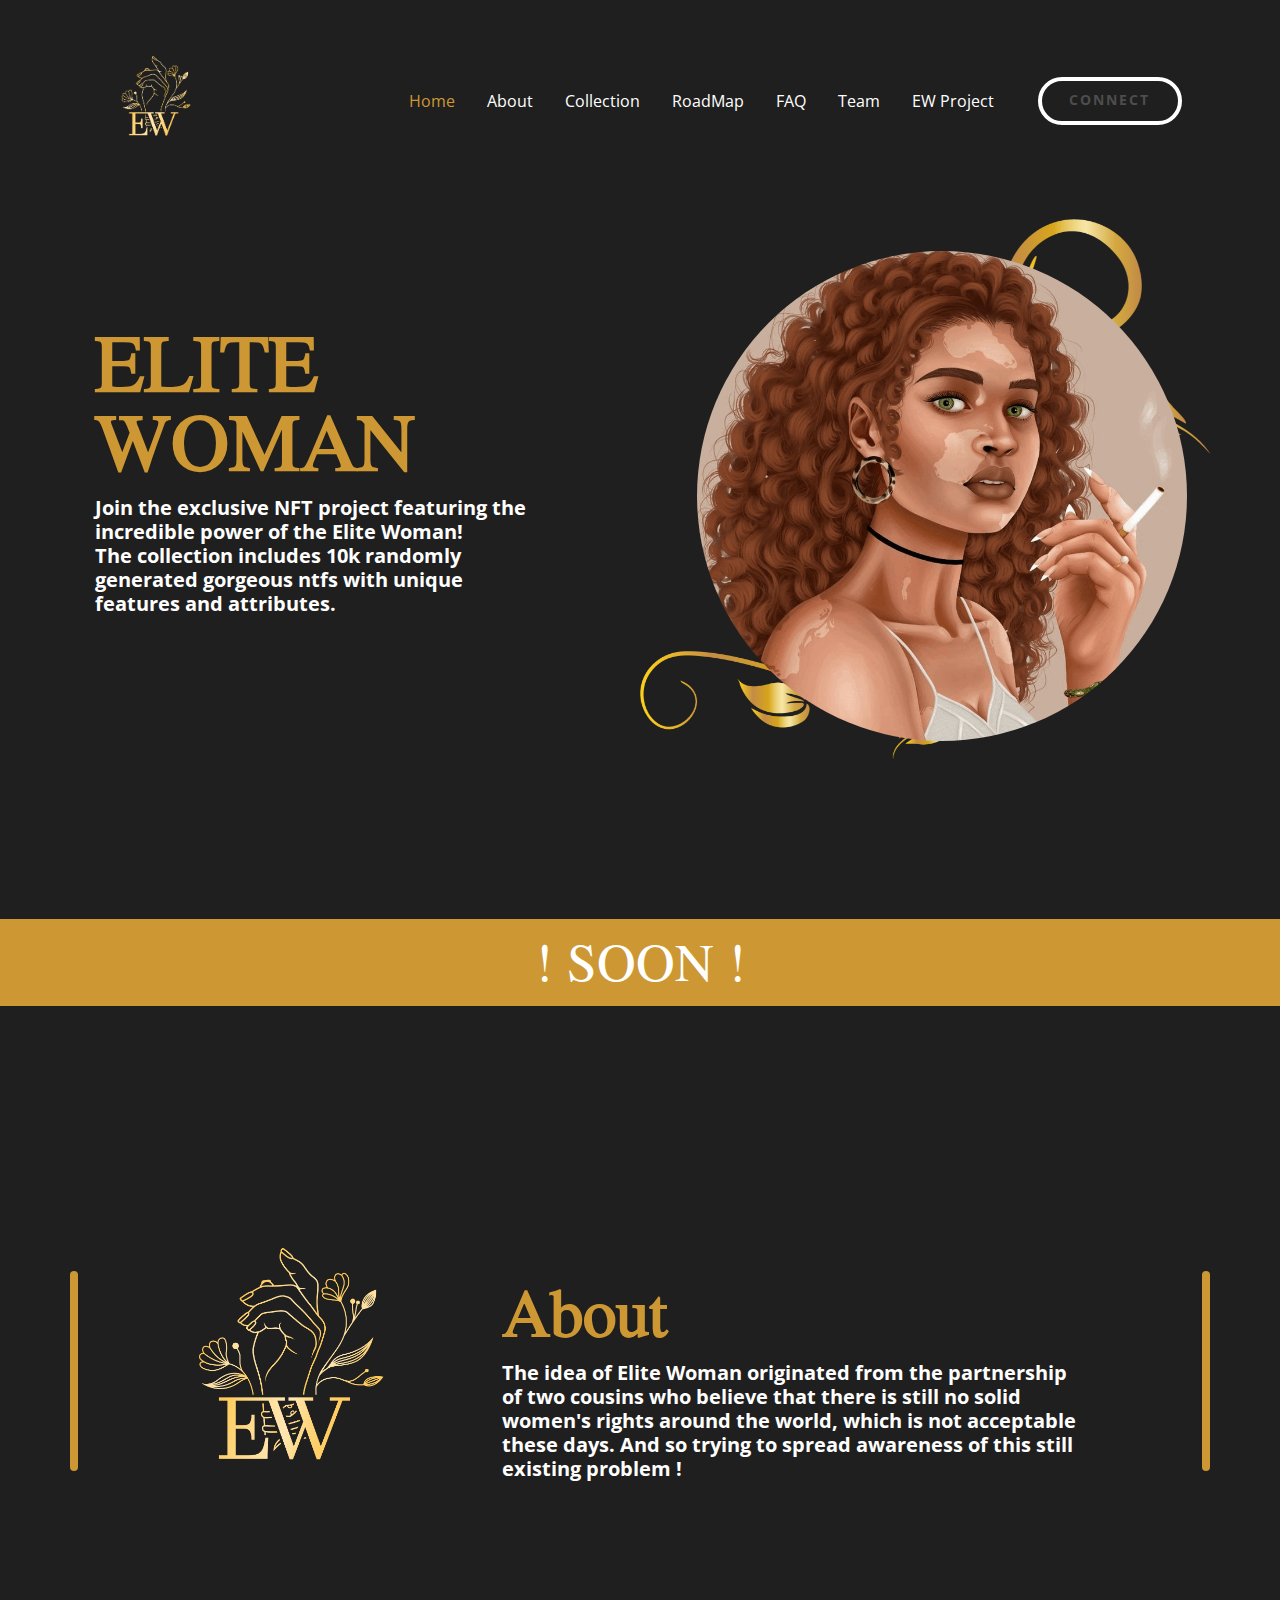
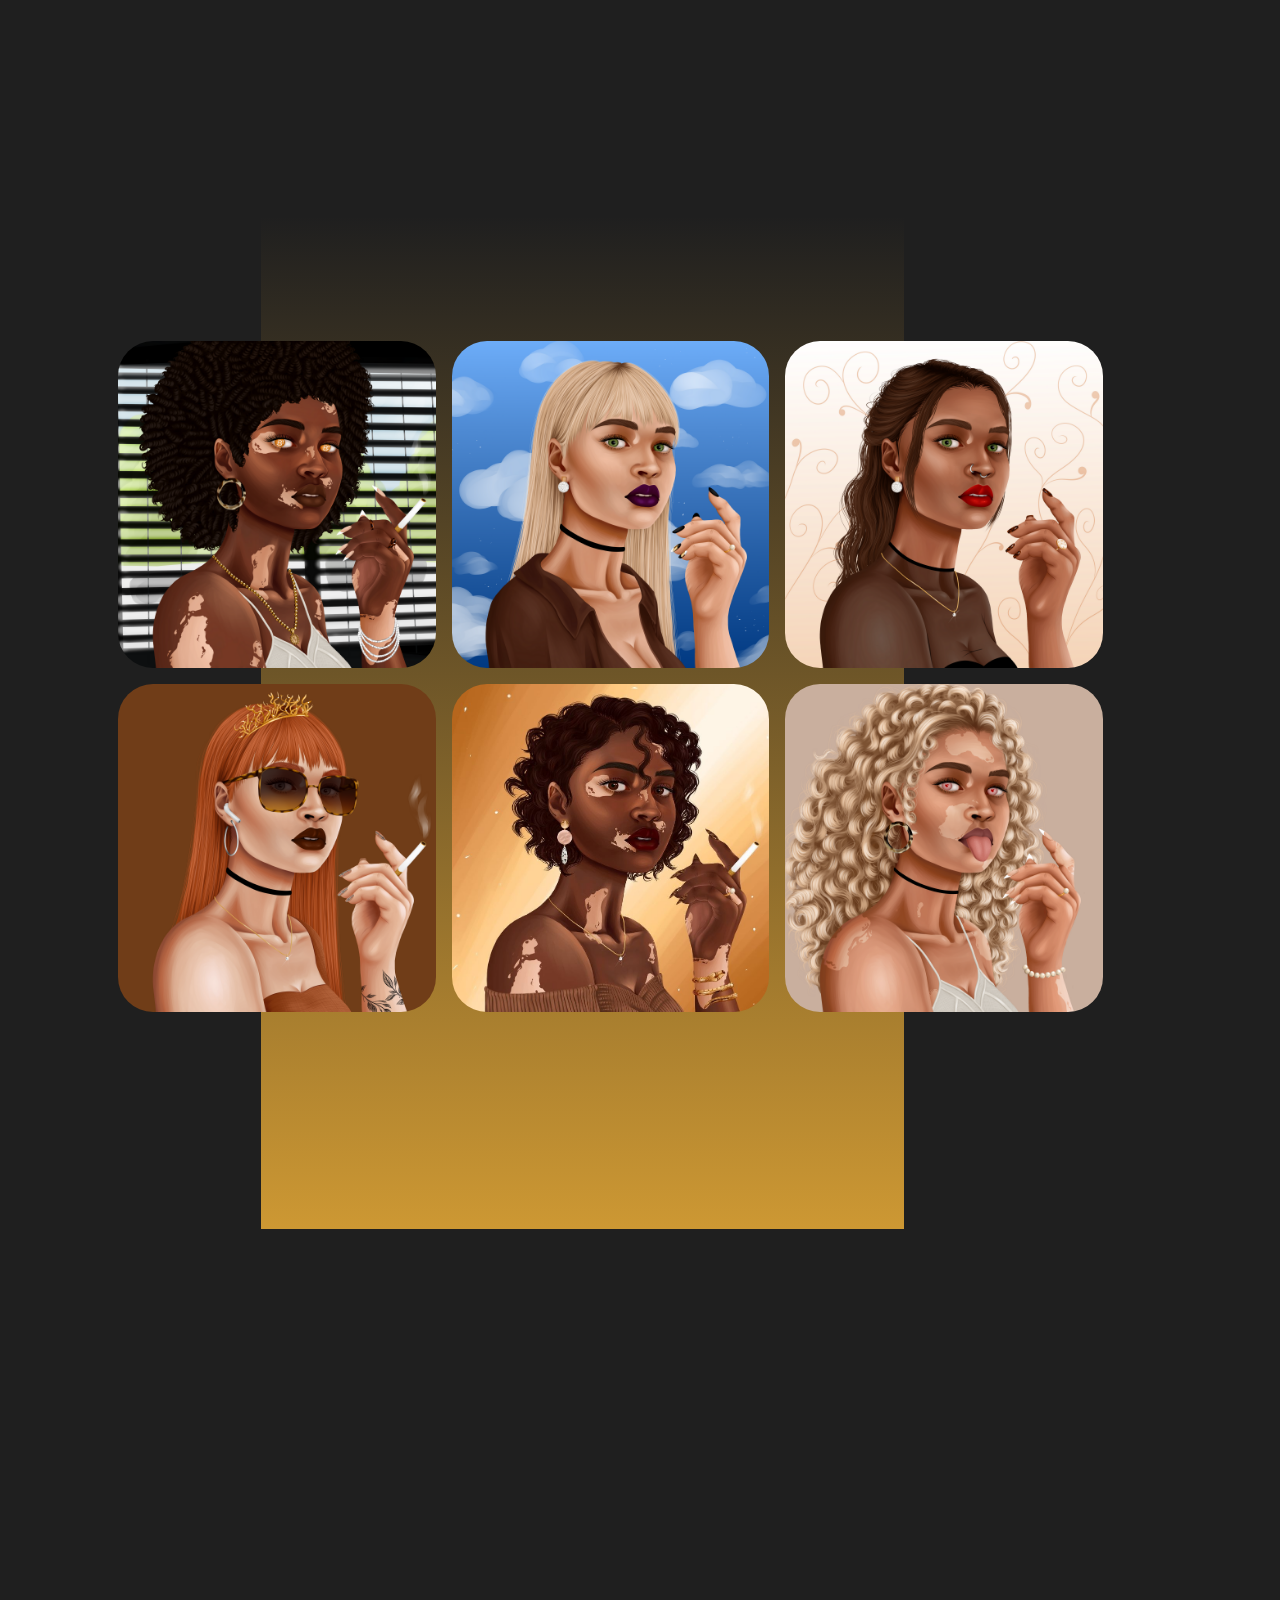
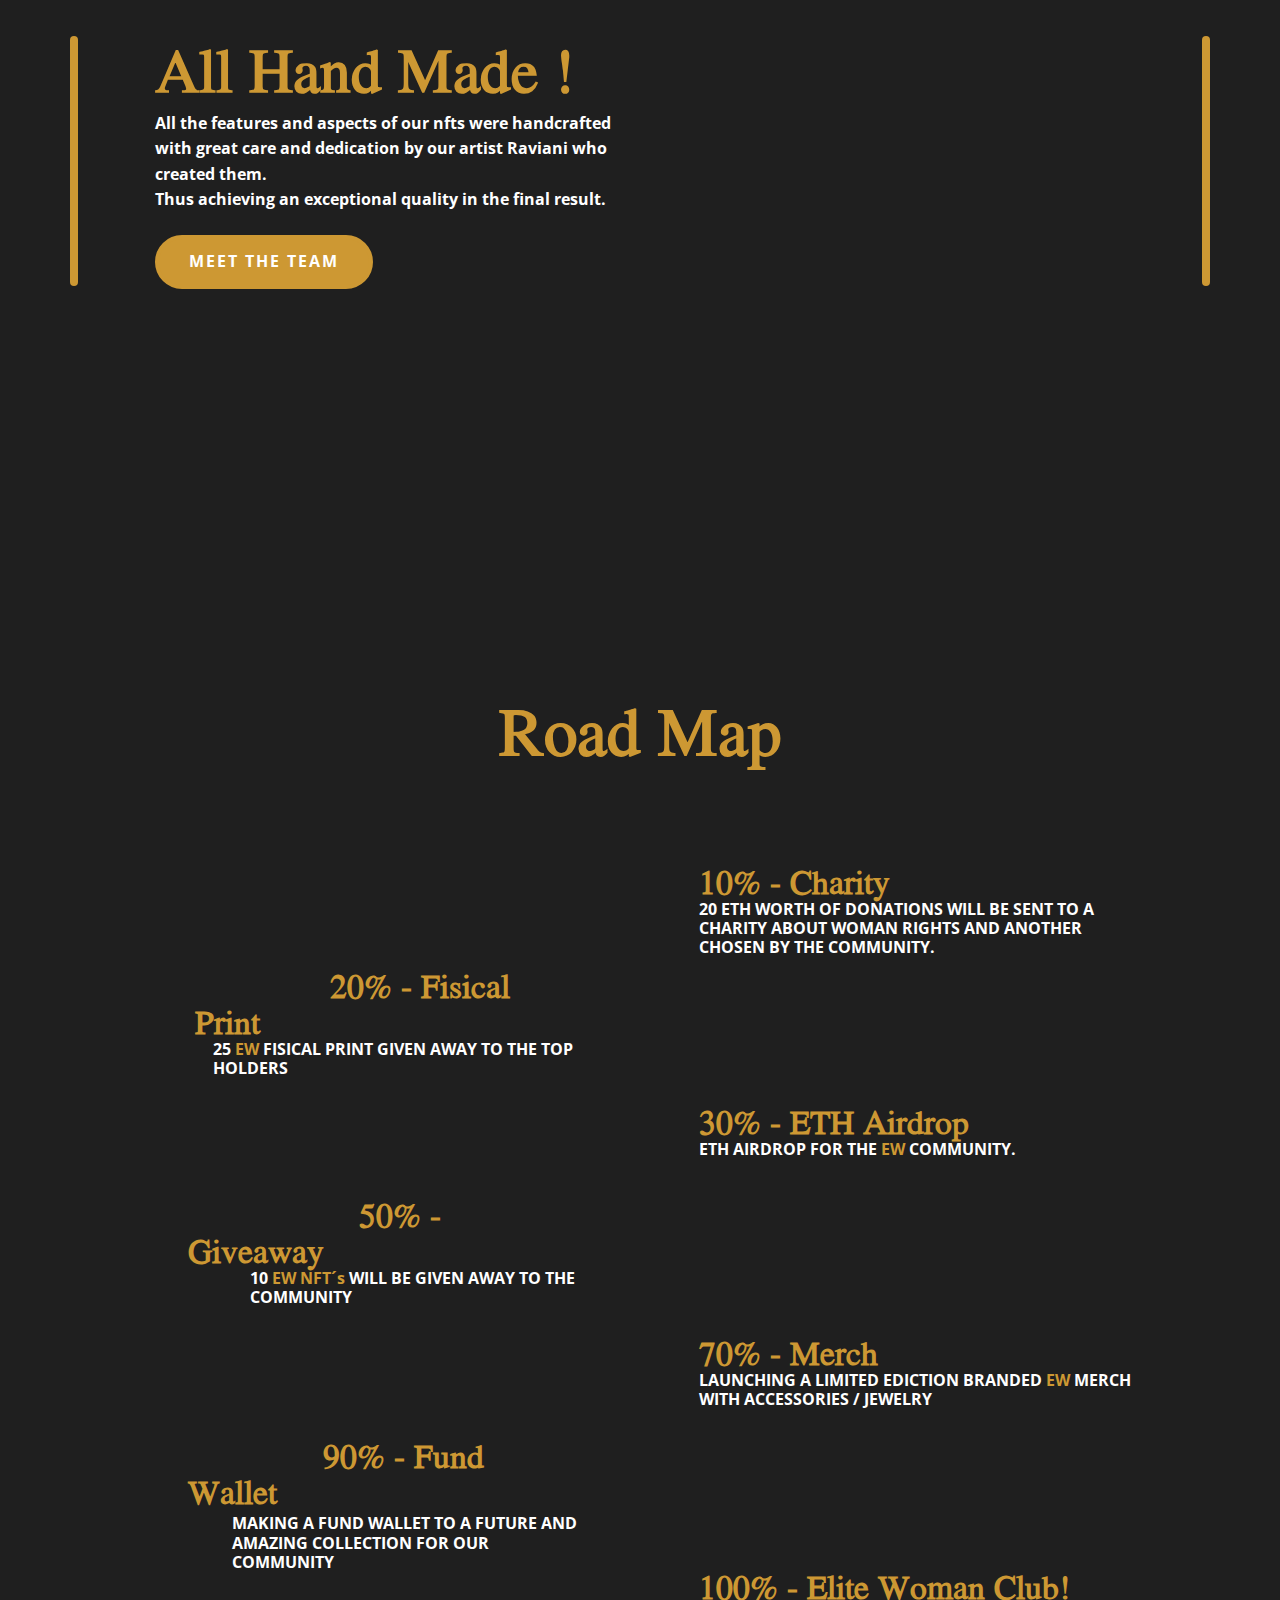
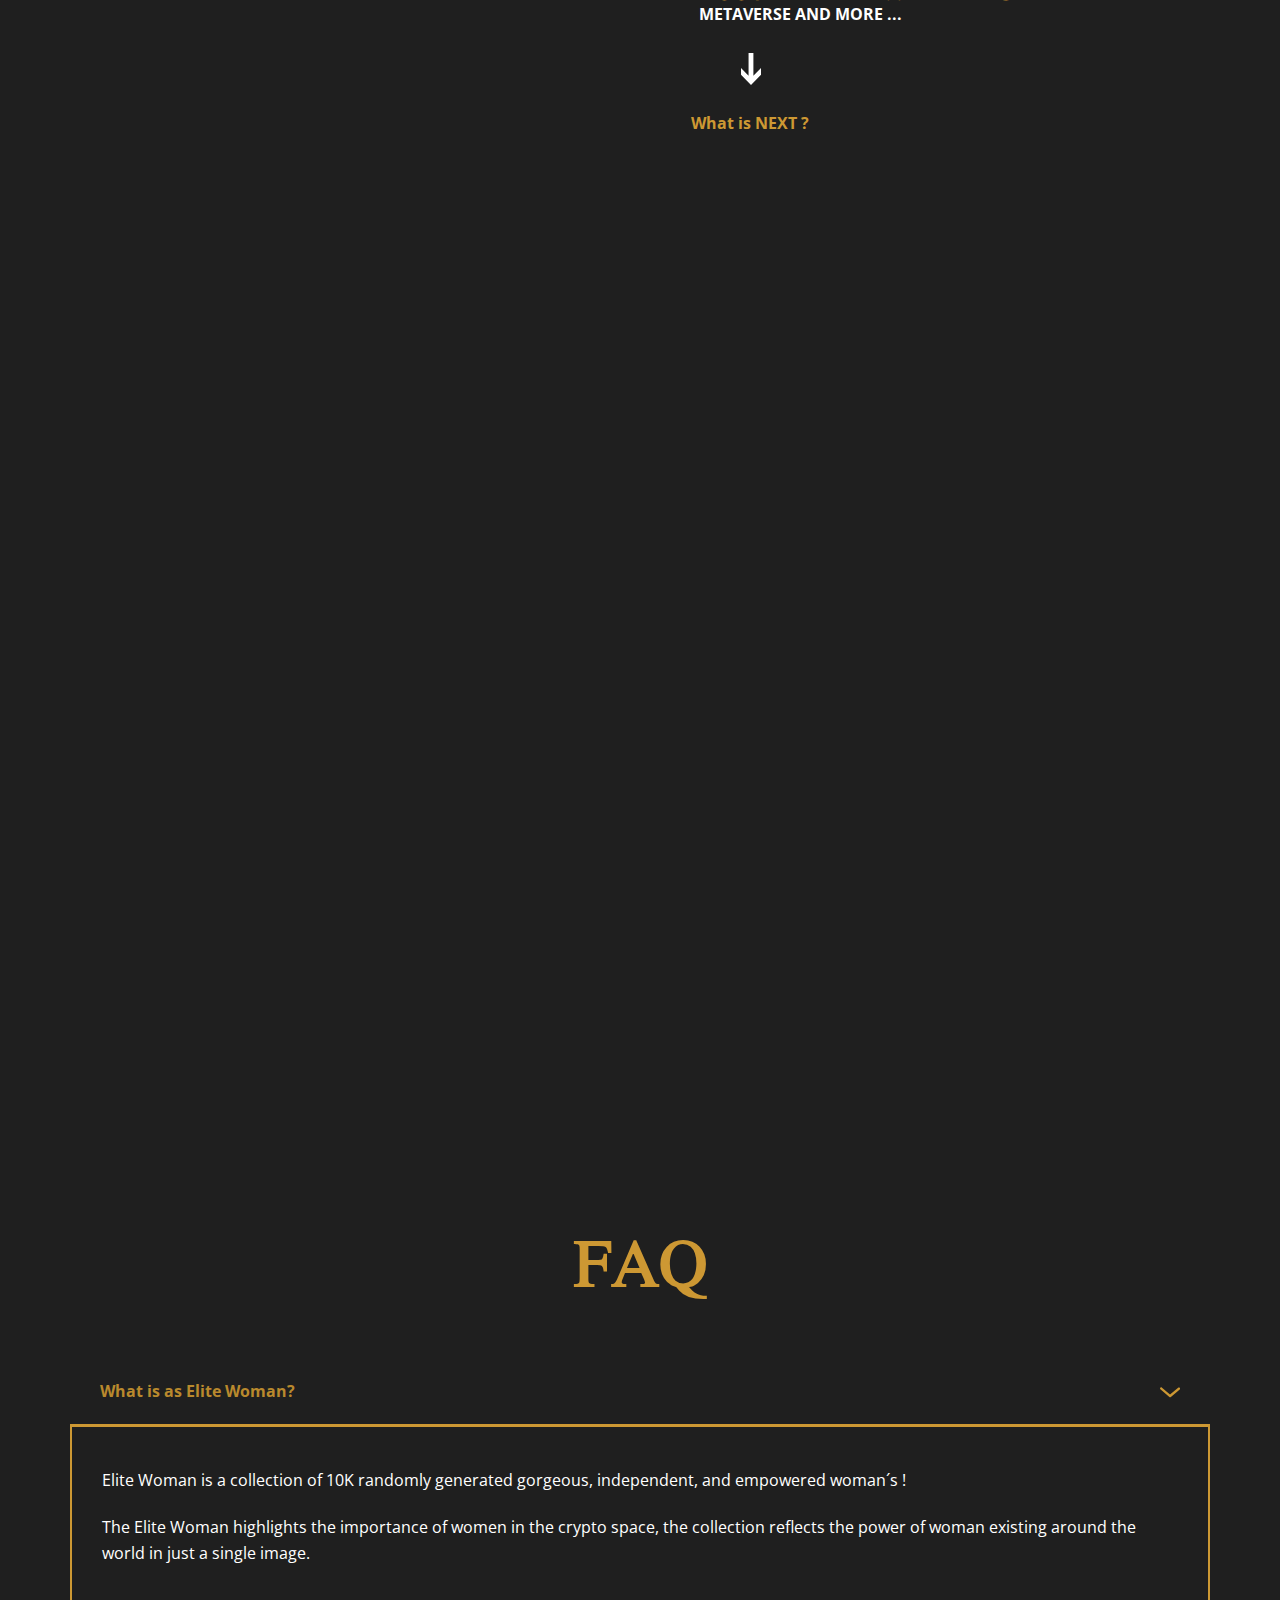
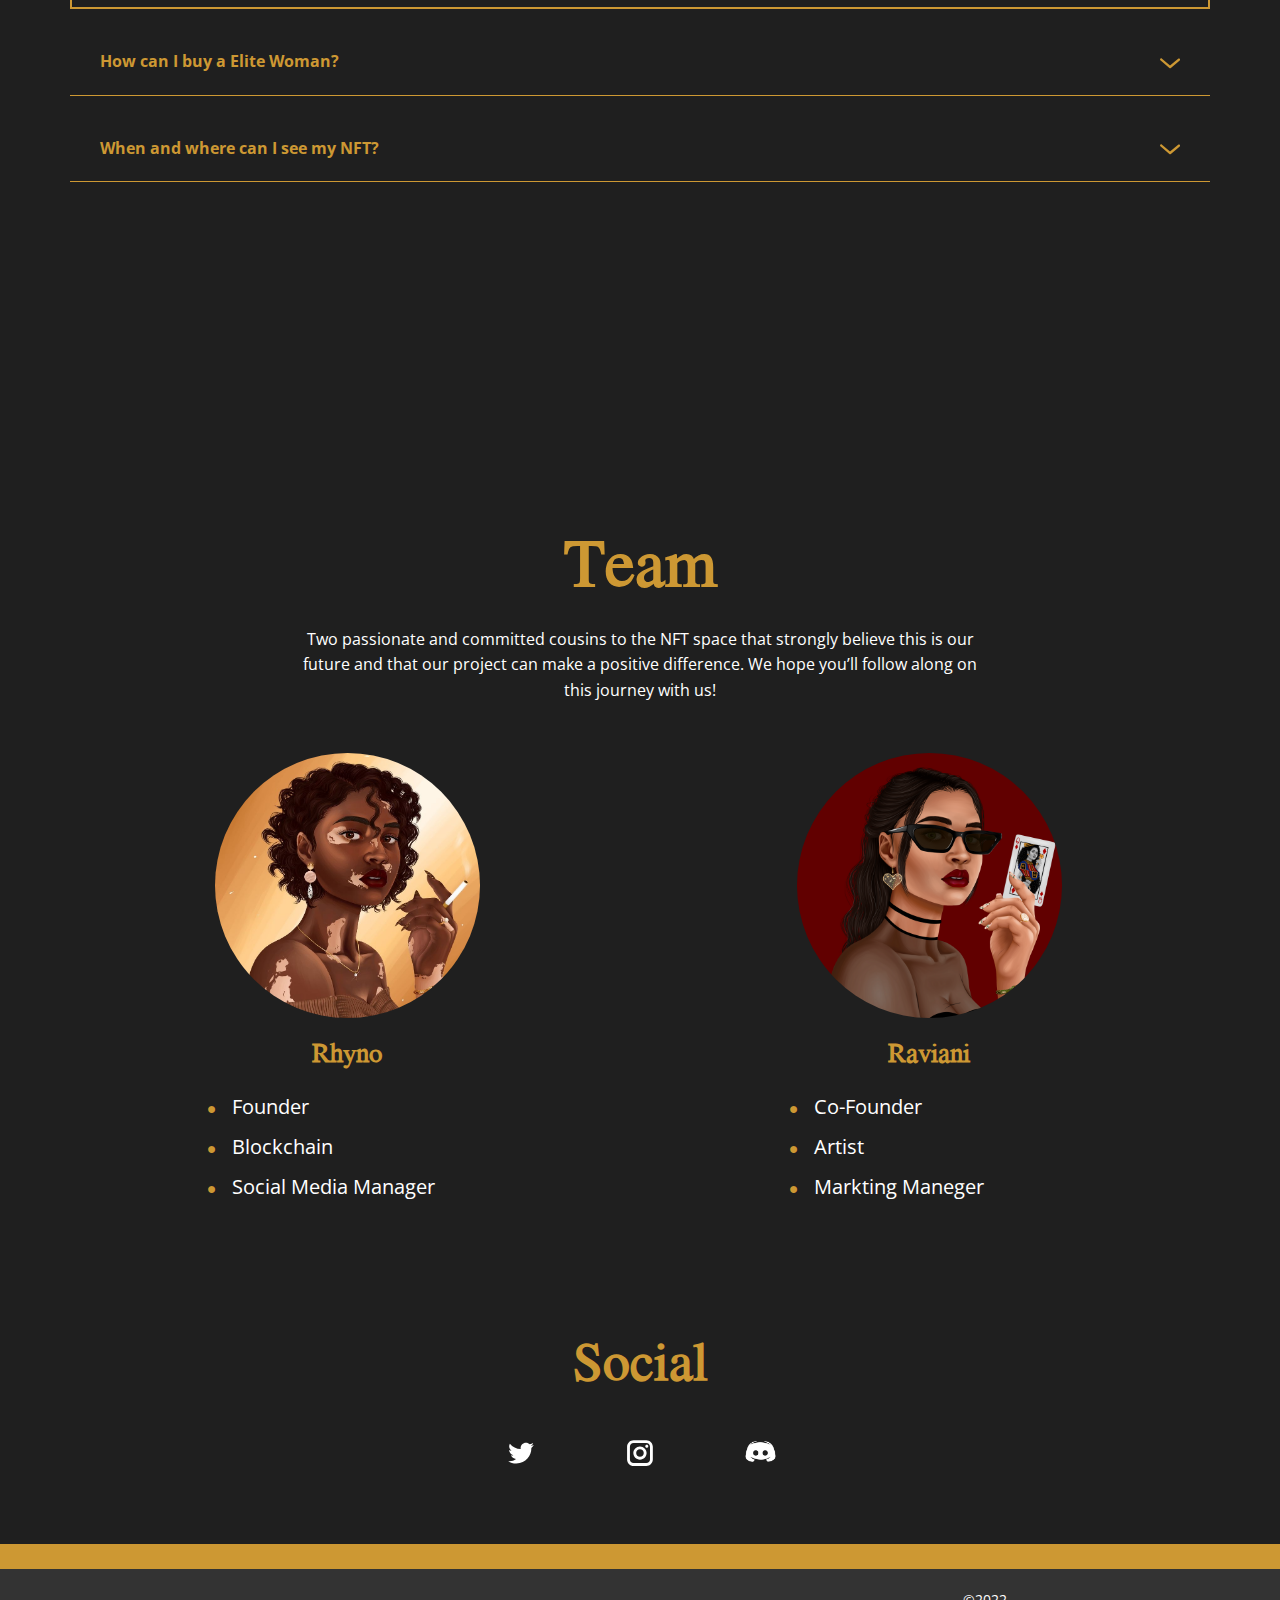
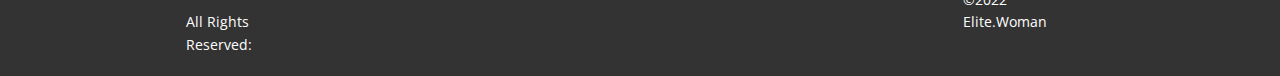
<file: index.html>
<!DOCTYPE html>
<html style="font-size: 16px;" lang="en">
  <head>
    <meta name="viewport" content="width=device-width, initial-scale=1.0">
    <meta charset="utf-8">
    <meta name="keywords" content="ELITEWOMAN, About, Road Map, FAQ">
    <meta name="description" content="">
    <meta name="page_type" content="np-template-header-footer-from-plugin">
    <title>Home</title>
    <link rel="stylesheet" href="nicepage.css" media="screen">
<link rel="stylesheet" href="Home.css" media="screen">
    <script class="u-script" type="text/javascript" src="jquery.js" defer=""></script>
    <script class="u-script" type="text/javascript" src="nicepage.js" defer=""></script>
    <meta name="generator" content="Nicepage 4.3.3, nicepage.com">
    <link rel="icon" href="images/favicon2.png">
    <link id="u-theme-google-font" rel="stylesheet" href="https://fonts.googleapis.com/css?family=Roboto:100,100i,300,300i,400,400i,500,500i,700,700i,900,900i|Open+Sans:300,300i,400,400i,600,600i,700,700i,800,800i">
    <link id="u-page-google-font" rel="stylesheet" href="https://fonts.googleapis.com/css?family=Open+Sans:300,300i,400,400i,600,600i,700,700i,800,800i|Open+Sans:300,300i,400,400i,600,600i,700,700i,800,800i|Jomolhari:400">
    
    
    
    
    
    
    
    
    
    
    <script type="application/ld+json">{
		"@context": "http://schema.org",
		"@type": "Organization",
		"name": "Elite Woman",
		"logo": "images/logo_EWpngcopiar.png"
}</script>
    <meta name="theme-color" content="#478ac9">
    <meta property="og:title" content="Home">
    <meta property="og:description" content="">
    <meta property="og:type" content="website">
  </head>
  <body data-home-page="Home.html" data-home-page-title="Home" class="u-body"><header class="u-clearfix u-custom-color-1 u-header u-header" id="sec-18c4"><div class="u-clearfix u-sheet u-sheet-1">
        <a href="https://elite-woman.com" class="u-image u-logo u-image-1" data-image-width="1600" data-image-height="1600">
          <img src="images/logo_EWpngcopiar.png" class="u-logo-image u-logo-image-1">
        </a>
        <a href="Home.html" data-page-id="1318501" class="u-active-custom-color-1 u-border-4 u-border-active-white u-border-hover-white u-border-white u-btn u-btn-round u-button-style u-custom-color-1 u-hover-custom-color-1 u-radius-50 u-text-active-white u-text-grey-70 u-text-hover-grey-75 u-btn-1">CONNECT</a>
        <nav class="u-menu u-menu-dropdown u-offcanvas u-menu-1" data-position="">
          <div class="menu-collapse u-custom-font u-font-open-sans" style="font-size: 1rem; letter-spacing: 0px;">
            <a class="u-button-style u-custom-left-right-menu-spacing u-custom-padding-bottom u-custom-text-active-color u-custom-text-hover-color u-custom-top-bottom-menu-spacing u-nav-link u-text-active-palette-1-base u-text-hover-palette-2-base" href="#">
              <svg class="u-svg-link" viewBox="0 0 24 24"><use xmlns:xlink="http://www.w3.org/1999/xlink" xlink:href="#menu-hamburger"></use></svg>
              <svg class="u-svg-content" version="1.1" id="menu-hamburger" viewBox="0 0 16 16" x="0px" y="0px" xmlns:xlink="http://www.w3.org/1999/xlink" xmlns="http://www.w3.org/2000/svg"><g><rect y="1" width="16" height="2"></rect><rect y="7" width="16" height="2"></rect><rect y="13" width="16" height="2"></rect>
</g></svg>
            </a>
          </div>
          <div class="u-custom-menu u-nav-container">
            <ul class="u-custom-font u-font-open-sans u-nav u-unstyled u-nav-1"><li class="u-nav-item"><a class="u-button-style u-nav-link u-text-active-custom-color-2 u-text-hover-palette-3-dark-2" href="Home.html" style="padding: 10px 16px;">Home</a>
</li><li class="u-nav-item"><a class="u-button-style u-nav-link u-text-active-custom-color-2 u-text-hover-palette-3-dark-2" href="Home.html#carousel_6530" data-page-id="1318501" style="padding: 10px 16px;">About</a>
</li><li class="u-nav-item"><a class="u-button-style u-nav-link u-text-active-custom-color-2 u-text-hover-palette-3-dark-2" href="Home.html#carousel_2d57" data-page-id="1318501" style="padding: 10px 16px;">Collection</a>
</li><li class="u-nav-item"><a class="u-button-style u-nav-link u-text-active-custom-color-2 u-text-hover-palette-3-dark-2" href="Home.html#carousel_9b8b" data-page-id="1318501" style="padding: 10px 16px;">RoadMap</a>
</li><li class="u-nav-item"><a class="u-button-style u-nav-link u-text-active-custom-color-2 u-text-hover-palette-3-dark-2" href="Home.html#carousel_de1f" data-page-id="1318501" style="padding: 10px 16px;">FAQ</a>
</li><li class="u-nav-item"><a class="u-button-style u-nav-link u-text-active-custom-color-2 u-text-hover-palette-3-dark-2" href="Home.html#carousel_924a" data-page-id="1318501" style="padding: 10px 16px;">Team</a>
</li><li class="u-nav-item"><a class="u-button-style u-nav-link u-text-active-custom-color-2 u-text-hover-palette-3-dark-2" href="EW-Project.html" style="padding: 10px 16px;">EW Project</a>
</li></ul>
          </div>
          <div class="u-custom-menu u-nav-container-collapse">
            <div class="u-black u-container-style u-inner-container-layout u-opacity u-opacity-95 u-sidenav">
              <div class="u-inner-container-layout u-sidenav-overflow">
                <div class="u-menu-close"></div>
                <ul class="u-align-center u-nav u-popupmenu-items u-unstyled u-nav-2"><li class="u-nav-item"><a class="u-button-style u-nav-link" href="Home.html" style="padding: 10px 16px;">Home</a>
</li><li class="u-nav-item"><a class="u-button-style u-nav-link" href="Home.html#carousel_6530" data-page-id="1318501" style="padding: 10px 16px;">About</a>
</li><li class="u-nav-item"><a class="u-button-style u-nav-link" href="Home.html#carousel_2d57" data-page-id="1318501" style="padding: 10px 16px;">Collection</a>
</li><li class="u-nav-item"><a class="u-button-style u-nav-link" href="Home.html#carousel_9b8b" data-page-id="1318501" style="padding: 10px 16px;">RoadMap</a>
</li><li class="u-nav-item"><a class="u-button-style u-nav-link" href="Home.html#carousel_de1f" data-page-id="1318501" style="padding: 10px 16px;">FAQ</a>
</li><li class="u-nav-item"><a class="u-button-style u-nav-link" href="Home.html#carousel_924a" data-page-id="1318501" style="padding: 10px 16px;">Team</a>
</li><li class="u-nav-item"><a class="u-button-style u-nav-link" href="EW-Project.html" style="padding: 10px 16px;">EW Project</a>
</li></ul>
              </div>
            </div>
            <div class="u-black u-menu-overlay u-opacity u-opacity-70"></div>
          </div>
        </nav>
      </div></header>
    <section class="u-clearfix u-custom-color-1 u-section-1" id="carousel_f854">
      <div class="u-clearfix u-sheet u-sheet-1">
        <div class="u-clearfix u-expanded-width u-layout-wrap u-layout-wrap-1">
          <div class="u-layout">
            <div class="u-layout-row">
              <div class="u-align-center-sm u-align-center-xs u-container-style u-layout-cell u-shape-rectangle u-size-30 u-layout-cell-1">
                <div class="u-container-layout u-container-layout-1">
                  <h2 class="u-text u-text-custom-color-2 u-text-default u-text-1">ELITE<br>WOMAN
                  </h2>
                  <h3 class="u-custom-font u-font-open-sans u-text u-text-2"> Join the exclusive NFT project featuring the incredible power of the Elite Woman!<br>The collection includes 10k randomly generated gorgeous ntfs with unique features and attributes.
                  </h3>
                </div>
              </div>
              <div class="u-align-left u-container-style u-layout-cell u-size-30 u-layout-cell-2">
                <div class="u-container-layout u-container-layout-2">
                  <img class="u-expanded-width u-image u-image-default u-image-1" src="images/e7c86881-3ef3-4797-a275-5ced89fa8a2a.png" alt="" data-image-width="1001" data-image-height="949" data-animation-name="fadeIn" data-animation-duration="2000" data-animation-direction="" data-animation-delay="1000">
                  <div class="u-image u-image-circle u-preserve-proportions u-image-2" alt="" data-image-width="843" data-image-height="843" data-animation-name="fadeIn" data-animation-duration="2000" data-animation-direction=""></div>
                </div>
              </div>
            </div>
          </div>
        </div>
      </div>
    </section>
    <section class="u-align-center u-clearfix u-custom-color-2 u-section-2" id="sec-da01">
      <div class="u-align-left u-clearfix u-sheet u-valign-middle-lg u-valign-middle-md u-valign-middle-sm u-valign-middle-xl u-sheet-1">
        <h5 class="u-custom-font u-text u-text-default u-text-1">! SOON ! </h5><span class="u-file-icon u-icon u-text-white u-icon-1"><img src="images/1.png" alt=""></span><span class="u-file-icon u-icon u-text-white u-icon-2"><img src="images/1.png" alt=""></span>
      </div>
    </section>
    <section class="u-align-center u-clearfix u-custom-color-1 u-section-3" src="" id="carousel_6530">
      <div class="u-clearfix u-sheet u-sheet-1">
        <div class="u-hover-feature u-image u-image-circle u-preserve-proportions u-image-1" alt="" data-image-width="1600" data-image-height="1600"></div>
        <div class="u-custom-color-2 u-radius-30 u-shape u-shape-round u-shape-1"></div>
        <div class="u-custom-color-2 u-radius-30 u-shape u-shape-round u-shape-2"></div>
        <h1 class="u-custom-font u-text u-text-custom-color-2 u-text-default-xl u-title u-text-1">About</h1>
        <h3 class="u-align-center-xs u-custom-font u-font-open-sans u-text u-text-2"> The idea of ​Elite Woman originated from the partnership of two cousins ​who believe that there is still no solid women's rights around the world, which is not acceptable these days.
And so trying to spread awareness of this still existing problem !</h3>
      </div>
      
    </section>
    <section class="u-clearfix u-custom-color-1 u-section-4" id="carousel_2d57">
      <div class="u-clearfix u-sheet u-sheet-1">
        <div class="u-gradient u-shape u-shape-rectangle u-shape-1"></div>
        <div class="u-gallery u-layout-grid u-no-transition u-show-text-on-hover u-gallery-1">
          <div class="u-gallery-inner u-gallery-inner-1">
            <div class="u-effect-fade u-gallery-item u-radius-35 u-shape-round">
              <div class="u-back-slide" data-image-width="1600" data-image-height="1600">
                <img class="u-back-image u-expanded" src="images/NFT161.png">
              </div>
              <div class="u-over-slide u-shading u-over-slide-1">
                <h3 class="u-gallery-heading"></h3>
                <p class="u-gallery-text"></p>
              </div>
            </div>
            <div class="u-effect-fade u-gallery-item u-radius-35 u-shape-round">
              <div class="u-back-slide" data-image-width="1600" data-image-height="1600">
                <img class="u-back-image u-expanded" src="images/NFT11.png">
              </div>
              <div class="u-over-slide u-shading u-over-slide-2">
                <h3 class="u-gallery-heading"></h3>
                <p class="u-gallery-text"></p>
              </div>
            </div>
            <div class="u-effect-fade u-gallery-item u-radius-35 u-shape-round">
              <div class="u-back-slide" data-image-width="1600" data-image-height="1600">
                <img class="u-back-image u-expanded" src="images/NFT9.png">
              </div>
              <div class="u-over-slide u-shading u-over-slide-3">
                <h3 class="u-gallery-heading"></h3>
                <p class="u-gallery-text"></p>
              </div>
            </div>
            <div class="u-effect-fade u-gallery-item u-radius-35 u-shape-round">
              <div class="u-back-slide" data-image-width="1600" data-image-height="1600">
                <img class="u-back-image u-expanded" src="images/NFTuylkryul.png">
              </div>
              <div class="u-over-slide u-shading u-over-slide-4">
                <h3 class="u-gallery-heading"></h3>
                <p class="u-gallery-text"></p>
              </div>
            </div>
            <div class="u-effect-fade u-gallery-item u-radius-35 u-shape-round">
              <div class="u-back-slide" data-image-width="843" data-image-height="843">
                <img class="u-back-image u-expanded" src="images/272968081_683326592829127_2847789922195341811_n.jpg">
              </div>
              <div class="u-over-slide u-shading u-over-slide-5">
                <h3 class="u-gallery-heading"></h3>
                <p class="u-gallery-text"></p>
              </div>
            </div>
            <div class="u-effect-fade u-gallery-item u-radius-35 u-shape-round">
              <div class="u-back-slide" data-image-width="1600" data-image-height="1600">
                <img class="u-back-image u-expanded" src="images/NFTytrdjy.png">
              </div>
              <div class="u-over-slide u-shading u-over-slide-6">
                <h3 class="u-gallery-heading"></h3>
                <p class="u-gallery-text"></p>
              </div>
            </div>
          </div>
        </div>
        <div class="u-align-left u-container-style u-grey-10 u-group u-radius-44 u-shape-round u-group-1" data-animation-name="fadeIn" data-animation-duration="1500" data-animation-direction="Down">
          <div class="u-container-layout u-container-layout-1">
            <h3 class="u-align-center u-text u-text-body-color u-text-1">The Collection</h3>
            <a href="Home.html#carousel_9b8b" data-page-id="1318501" class="u-active-custom-color-1 u-align-center u-border-4 u-border-active-custom-color-2 u-border-custom-color-2 u-border-hover-custom-color-2 u-btn u-btn-round u-button-style u-custom-color-2 u-hover-custom-color-1 u-radius-50 u-text-active-custom-color-2 u-text-body-alt-color u-text-hover-custom-color-2 u-btn-1">Road Map</a><span class="u-custom-item u-file-icon u-icon u-text-custom-color-2 u-icon-1" data-animation-name="slideIn" data-animation-duration="1250" data-animation-direction="Down"><img src="images/2.png" alt=""></span><span class="u-custom-item u-file-icon u-icon u-text-custom-color-2 u-icon-2" data-animation-name="slideIn" data-animation-duration="1250" data-animation-direction="Down"><img src="images/2.png" alt=""></span>
          </div>
        </div>
      </div>
    </section>
    <section class="u-clearfix u-custom-color-1 u-section-5" id="carousel_c00c">
      <div class="u-clearfix u-sheet u-valign-middle-md u-valign-middle-sm u-valign-middle-xs u-sheet-1">
        <div class="u-clearfix u-expanded-width-lg u-expanded-width-xl u-layout-wrap u-layout-wrap-1">
          <div class="u-layout">
            <div class="u-layout-row">
              <div class="u-align-center-sm u-align-center-xs u-align-left-lg u-align-left-md u-align-left-xl u-container-style u-layout-cell u-shape-rectangle u-size-30 u-layout-cell-1">
                <div class="u-container-layout u-container-layout-1">
                  <h3 class="u-text u-text-custom-color-2 u-text-1">All Hand Made !</h3>
                  <div class="u-custom-color-2 u-radius-30 u-shape u-shape-round u-shape-1"></div>
                  <p class="u-custom-font u-font-open-sans u-text u-text-body-alt-color u-text-2"> All the features and aspects of our nfts were handcrafted with great care and dedication by our artist Raviani who created them.&nbsp;<br>Thus achieving an exceptional quality in the final result.
                  </p>
                  <a href="Home.html#carousel_924a" data-page-id="1318501" class="u-active-custom-color-1 u-border-4 u-border-active-custom-color-2 u-border-custom-color-2 u-border-hover-custom-color-2 u-btn u-btn-round u-button-style u-custom-color-2 u-hover-custom-color-1 u-radius-50 u-text-active-custom-color-2 u-text-body-alt-color u-text-hover-custom-color-2 u-btn-1">meet the team</a>
                </div>
              </div>
              <div class="u-align-left u-container-style u-layout-cell u-size-30 u-layout-cell-2">
                <div class="u-container-layout u-container-layout-2">
                  <div class="u-video u-video-contain u-video-1">
                    <div class="embed-responsive embed-responsive-1">
                      <iframe style="position: absolute;top: 0;left: 0;width: 100%;height: 100%;" class="embed-responsive-item" src="https://www.youtube.com/embed/8NHD8fMJk3E?playlist=8NHD8fMJk3E&amp;loop=1&amp;mute=1&amp;showinfo=0&amp;controls=0&amp;start=0&amp;autoplay=1" data-autoplay="1" frameborder="0" allowfullscreen=""></iframe>
                    </div>
                  </div>
                  <div class="u-custom-color-2 u-radius-30 u-shape u-shape-round u-shape-2"></div>
                </div>
              </div>
            </div>
          </div>
        </div>
      </div>
    </section>
    <section class="u-align-center u-clearfix u-custom-color-1 u-section-6" id="carousel_9b8b">
      <div class="u-clearfix u-sheet u-sheet-1">
        <div class="u-align-left u-container-style u-expanded-width-md u-expanded-width-sm u-expanded-width-xs u-group u-group-1">
          <div class="u-container-layout u-container-layout-1">
            <h2 class="u-align-center u-text u-text-custom-color-2 u-text-default u-text-1">Road Map</h2>
          </div>
        </div>
        <h3 class="u-align-left u-text u-text-custom-color-2 u-text-2">10% - Charity</h3>
        <div class="u-list u-list-1">
          <div class="u-repeater u-repeater-1">
            <div class="u-container-style u-list-item u-repeater-item">
              <div class="u-container-layout u-similar-container u-valign-top u-container-layout-2"><span class="u-custom-item u-file-icon u-icon u-text-custom-color-2 u-icon-1" data-animation-name="slideIn" data-animation-duration="1250" data-animation-direction="Down"><img src="images/4.png" alt=""></span>
              </div>
            </div>
            <div class="u-container-style u-list-item u-repeater-item">
              <div class="u-container-layout u-similar-container u-valign-top u-container-layout-3"><span class="u-custom-item u-file-icon u-icon u-text-custom-color-2 u-icon-2" data-animation-name="slideIn" data-animation-duration="1000" data-animation-direction="Down"><img src="images/4.png" alt=""></span>
              </div>
            </div>
            <div class="u-container-style u-list-item u-repeater-item">
              <div class="u-container-layout u-similar-container u-valign-top u-container-layout-4"><span class="u-custom-item u-file-icon u-icon u-text-custom-color-2 u-icon-3" data-animation-name="slideIn" data-animation-duration="1000" data-animation-direction="Down"><img src="images/4.png" alt=""></span>
              </div>
            </div>
            <div class="u-container-style u-list-item u-repeater-item">
              <div class="u-container-layout u-similar-container u-valign-top u-container-layout-5"><span class="u-custom-item u-file-icon u-icon u-text-custom-color-2 u-icon-4" data-animation-name="slideIn" data-animation-duration="1000" data-animation-direction="Down"><img src="images/4.png" alt=""></span>
              </div>
            </div>
            <div class="u-container-style u-list-item u-repeater-item">
              <div class="u-container-layout u-similar-container u-valign-top u-container-layout-6"><span class="u-custom-item u-file-icon u-icon u-text-custom-color-2 u-icon-5" data-animation-name="slideIn" data-animation-duration="1000" data-animation-direction="Down"><img src="images/4.png" alt=""></span>
              </div>
            </div>
            <div class="u-container-style u-list-item u-repeater-item">
              <div class="u-container-layout u-similar-container u-valign-top u-container-layout-7"><span class="u-custom-item u-file-icon u-icon u-text-custom-color-2 u-icon-6" data-animation-name="slideIn" data-animation-duration="1000" data-animation-direction="Down"><img src="images/4.png" alt=""></span>
              </div>
            </div>
            <div class="u-container-style u-list-item u-repeater-item">
              <div class="u-container-layout u-similar-container u-valign-top u-container-layout-8"><span class="u-custom-item u-file-icon u-icon u-text-custom-color-2 u-icon-7" data-animation-name="slideIn" data-animation-duration="1000" data-animation-direction="Down"><img src="images/4.png" alt=""></span>
              </div>
            </div>
          </div>
        </div>
        <h3 class="u-align-left u-custom-font u-font-open-sans u-text u-text-3">20 ETH WORTH OF DONATIONS WILL BE SENT TO A CHARITY ABOUT WOMAN RIGHTS AND ANOTHER CHOSEN BY THE COMMUNITY. <br>
        </h3>
        <h3 class="u-align-right u-text u-text-custom-color-2 u-text-4">&nbsp; &nbsp; &nbsp; &nbsp; &nbsp; &nbsp; &nbsp; &nbsp;20% - Fisical Print</h3>
        <h3 class="u-align-left u-custom-font u-text u-text-font u-text-5"> 25&nbsp;<span class="u-text-custom-color-2">EW</span>&nbsp;FISICAL PRINT GIVEN AWAY TO THE TOP HOLDERS<br>
        </h3>
        <h3 class="u-align-left u-text u-text-custom-color-2 u-text-6">30% - ​ETH Airdrop</h3>
        <h3 class="u-align-left u-custom-font u-text u-text-font u-text-7"> ETH AIRDROP FOR THE <span class="u-text-custom-color-2">EW</span> COMMUNITY. <br>
        </h3>
        <h3 class="u-align-right u-text u-text-custom-color-2 u-text-8">&nbsp; &nbsp; &nbsp; &nbsp; &nbsp; &nbsp; &nbsp; &nbsp; &nbsp; &nbsp;50% - Giveaway</h3>
        <h3 class="u-align-left u-custom-font u-text u-text-font u-text-9">
          <span style="font-weight: 700;"> 10&nbsp;<span class="u-text-custom-color-2">EW NFT´s</span>&nbsp;WILL BE GIVEN AWAY TO THE COMMUNITY&nbsp;
          </span>
          <br>
        </h3>
        <h3 class="u-align-left u-text u-text-custom-color-2 u-text-10">70% - Merch</h3>
        <h3 class="u-align-left u-custom-font u-text u-text-font u-text-11"> LAUNCHING A LIMITED EDICTION BRANDED <span class="u-text-custom-color-2">EW</span> MERCH WITH ACCESSORIES / JEWELRY<br>
        </h3>
        <h3 class="u-align-right u-text u-text-custom-color-2 u-text-12">&nbsp; &nbsp; &nbsp; &nbsp; &nbsp; &nbsp; &nbsp; &nbsp;90% - Fund Wallet</h3>
        <h3 class="u-align-right u-custom-font u-text u-text-font u-text-13"> MAKING A FUND WALLET TO A FUTURE AND AMAZING COLLECTION FOR OUR COMMUNITY<br>
        </h3>
        <h3 class="u-align-left u-text u-text-custom-color-2 u-text-14">100% - Elite Woman Club!</h3>
        <h3 class="u-align-left u-custom-font u-text u-text-font u-text-15">METAVERSE AND MORE ...<br>
        </h3>
        <div class="u-rotation-parent u-rotation-parent-1">
          <div class="u-rotate-90 u-shape u-shape-svg u-text-white u-shape-1">
            <svg class="u-svg-link" preserveAspectRatio="none" viewBox="0 0 160 100" style=""><use xmlns:xlink="http://www.w3.org/1999/xlink" xlink:href="#svg-1cc5"></use></svg>
            <svg class="u-svg-content" viewBox="0 0 160 100" x="0px" y="0px" id="svg-1cc5" style="enable-background:new 0 0 160 100;"><g><path d="M109.2,99.9L160,50L109.2,0H75.6l38.7,38H0v24.2h114L75.6,100L109.2,99.9z"></path>
</g></svg>
          </div>
        </div>
        <h3 class="u-align-left u-custom-font u-text u-text-font u-text-16">
          <a class="u-active-none u-border-none u-btn u-button-link u-button-style u-hover-none u-none u-text-active-palette-3-dark-2 u-text-custom-color-2 u-text-hover-palette-3-light-1 u-btn-1" href="EW-Project.html" data-page-id="293729873">What is NEXT ?</a>
        </h3><span class="u-file-icon u-icon u-text-custom-color-2 u-icon-8" data-animation-name="fadeIn" data-animation-duration="1000" data-animation-direction="" data-animation-delay="4500"><img src="images/14.png" alt=""></span><span class="u-file-icon u-icon u-icon-rectangle u-text-custom-color-2 u-icon-9" data-animation-name="fadeIn" data-animation-duration="1000" data-animation-direction="" data-animation-delay="1250"><img src="images/14.png" alt=""></span><span class="u-file-icon u-icon u-text-custom-color-2 u-icon-10" data-animation-name="fadeIn" data-animation-duration="1000" data-animation-direction="" data-animation-delay="1500"><img src="images/14.png" alt=""></span><span class="u-file-icon u-icon u-icon-rectangle u-text-custom-color-2 u-icon-11" data-animation-name="fadeIn" data-animation-duration="1000" data-animation-direction="" data-animation-delay="3250"><img src="images/14.png" alt=""></span>
        <div class="u-align-left u-expanded-width-sm u-expanded-width-xs u-video u-video-1">
          <div class="embed-responsive embed-responsive-1">
            <iframe style="position: absolute;top: 0;left: 0;width: 100%;height: 100%;" class="embed-responsive-item" src="https://www.youtube.com/embed/AGrC0h7jSms?playlist=AGrC0h7jSms&amp;loop=1&amp;mute=1&amp;showinfo=0&amp;controls=0&amp;start=0&amp;autoplay=1" data-autoplay="1" frameborder="0" allowfullscreen=""></iframe>
          </div>
        </div><span class="u-file-icon u-icon u-icon-rectangle u-text-custom-color-2 u-icon-12" data-animation-name="fadeIn" data-animation-duration="1000" data-animation-direction="" data-animation-delay="2750"><img src="images/14.png" alt=""></span><span class="u-file-icon u-icon u-icon-rectangle u-text-custom-color-2 u-icon-13" data-animation-name="fadeIn" data-animation-duration="1000" data-animation-direction="" data-animation-delay="3500"><img src="images/14.png" alt=""></span><span class="u-file-icon u-icon u-icon-rectangle u-text-custom-color-2 u-icon-14" data-animation-name="fadeIn" data-animation-duration="1000" data-animation-direction="" data-animation-delay="2750"><img src="images/14.png" alt=""></span><span class="u-file-icon u-icon u-icon-rectangle u-text-custom-color-2 u-icon-15" data-animation-name="fadeIn" data-animation-duration="1000" data-animation-direction="" data-animation-delay="3000"><img src="images/14.png" alt=""></span><span class="u-file-icon u-icon u-icon-rectangle u-text-custom-color-2 u-icon-16" data-animation-name="fadeIn" data-animation-duration="1000" data-animation-direction="" data-animation-delay="2250"><img src="images/14.png" alt=""></span><span class="u-file-icon u-icon u-icon-rectangle u-text-custom-color-2 u-icon-17" data-animation-name="fadeIn" data-animation-duration="1000" data-animation-direction="" data-animation-delay="1500"><img src="images/14.png" alt=""></span><span class="u-file-icon u-icon u-icon-rectangle u-text-custom-color-2 u-icon-18" data-animation-name="fadeIn" data-animation-duration="1000" data-animation-direction="" data-animation-delay="3500"><img src="images/14.png" alt=""></span>
      </div>
    </section>
    <section class="u-align-center u-clearfix u-custom-color-1 u-section-7" src="" id="carousel_de1f">
      <div class="u-clearfix u-sheet u-sheet-1">
        <h1 class="u-custom-font u-text u-text-custom-color-2 u-text-default-xl u-title u-text-1">FAQ</h1>
        <div class="u-accordion u-expanded-width u-faq u-spacing-20 u-accordion-1">
          <div class="u-accordion-item">
            <a class="active u-accordion-link u-border-1 u-border-active-custom-color-2 u-border-custom-color-2 u-border-hover-grey-75 u-border-no-left u-border-no-right u-border-no-top u-button-style u-text-custom-color-2 u-accordion-link-1" id="link-accordion-6327" aria-controls="accordion-6327" aria-selected="true">
              <span class="u-accordion-link-text">What is as Elite Woman?</span><span class="u-accordion-link-icon u-icon u-text-custom-color-2 u-icon-1"><svg class="u-svg-link" preserveAspectRatio="xMidYMin slice" viewBox="0 0 16 16" style=""><use xmlns:xlink="http://www.w3.org/1999/xlink" xlink:href="#svg-8021"></use></svg><svg class="u-svg-content" viewBox="0 0 16 16" x="0px" y="0px" id="svg-8021" style=""><path d="M8,10.7L1.6,5.3c-0.4-0.4-1-0.4-1.3,0c-0.4,0.4-0.4,0.9,0,1.3l7.2,6.1c0.1,0.1,0.4,0.2,0.6,0.2s0.4-0.1,0.6-0.2l7.1-6
	c0.4-0.4,0.4-0.9,0-1.3c-0.4-0.4-1-0.4-1.3,0L8,10.7z"></path></svg></span>
            </a>
            <div class="u-accordion-active u-accordion-pane u-border-2 u-border-custom-color-2 u-container-style u-accordion-pane-1" id="accordion-6327" aria-labelledby="link-accordion-6327">
              <div class="u-container-layout u-container-layout-1">
                <div class="fr-view u-clearfix u-rich-text u-text">
                  <p id="isPasted">
                    <span class="u-custom-font u-text-font">Elite Woman is a collection of 10K randomly generated gorgeous, independent, and empowered woman´s !</span>
                  </p>
                  <p>
                    <span class="u-custom-font u-text-font">The Elite Woman highlights the importance of women in the crypto space, the collection reflects the power of woman existing around the world in just a single image.</span>
                  </p>
                </div>
              </div>
            </div>
          </div>
          <div class="u-accordion-item">
            <a class="u-accordion-link u-border-1 u-border-active-custom-color-2 u-border-custom-color-2 u-border-hover-grey-75 u-border-no-left u-border-no-right u-border-no-top u-button-style u-text-custom-color-2 u-accordion-link-2" id="link-accordion-4aab" aria-controls="accordion-4aab" aria-selected="false">
              <span class="u-accordion-link-text"> How can I buy a Elite Woman?</span><span class="u-accordion-link-icon u-icon u-text-custom-color-2 u-icon-2"><svg class="u-svg-link" preserveAspectRatio="xMidYMin slice" viewBox="0 0 16 16" style=""><use xmlns:xlink="http://www.w3.org/1999/xlink" xlink:href="#svg-3470"></use></svg><svg class="u-svg-content" viewBox="0 0 16 16" x="0px" y="0px" id="svg-3470" style=""><path d="M8,10.7L1.6,5.3c-0.4-0.4-1-0.4-1.3,0c-0.4,0.4-0.4,0.9,0,1.3l7.2,6.1c0.1,0.1,0.4,0.2,0.6,0.2s0.4-0.1,0.6-0.2l7.1-6
	c0.4-0.4,0.4-0.9,0-1.3c-0.4-0.4-1-0.4-1.3,0L8,10.7z"></path></svg></span>
            </a>
            <div class="u-accordion-pane u-border-2 u-border-custom-color-2 u-container-style u-accordion-pane-2" id="accordion-4aab" aria-labelledby="link-accordion-4aab">
              <div class="u-container-layout u-container-layout-2">
                <div class="fr-view u-clearfix u-rich-text u-text">
                  <p id="isPasted">
                    <span class="u-custom-font" style="font-family: &quot;Open Sans&quot;;">Elite Woman nft will be available for purchase on our website elite-woman.com or on the opensea.io website.</span>
                  </p>
                </div>
              </div>
            </div>
          </div>
          <div class="u-accordion-item">
            <a class="u-accordion-link u-border-1 u-border-active-custom-color-2 u-border-custom-color-2 u-border-hover-grey-75 u-border-no-left u-border-no-right u-border-no-top u-button-style u-text-custom-color-2 u-accordion-link-3" id="link-accordion-eb1f" aria-controls="accordion-eb1f" aria-selected="false">
              <span class="u-accordion-link-text">When and where can I see my NFT?</span><span class="u-accordion-link-icon u-icon u-text-custom-color-2 u-icon-3"><svg class="u-svg-link" preserveAspectRatio="xMidYMin slice" viewBox="0 0 16 16" style=""><use xmlns:xlink="http://www.w3.org/1999/xlink" xlink:href="#svg-e07d"></use></svg><svg class="u-svg-content" viewBox="0 0 16 16" x="0px" y="0px" id="svg-e07d" style=""><path d="M8,10.7L1.6,5.3c-0.4-0.4-1-0.4-1.3,0c-0.4,0.4-0.4,0.9,0,1.3l7.2,6.1c0.1,0.1,0.4,0.2,0.6,0.2s0.4-0.1,0.6-0.2l7.1-6
	c0.4-0.4,0.4-0.9,0-1.3c-0.4-0.4-1-0.4-1.3,0L8,10.7z"></path></svg></span>
            </a>
            <div class="u-accordion-pane u-border-2 u-border-custom-color-2 u-container-style u-accordion-pane-3" id="accordion-eb1f" aria-labelledby="link-accordion-eb1f">
              <div class="u-container-layout u-container-layout-3">
                <div class="fr-view u-clearfix u-rich-text u-text">
                  <p>
                    <span class="u-custom-font" style="font-family: &quot;Open Sans&quot;;">The reveal of the NFT art will start sometime after the Pre-Sale ends. Metadata will be revealed after the public sale ends. Please go to your OpenSea profile to view your incredible Elite Woman!</span>
                  </p>
                </div>
              </div>
            </div>
          </div>
        </div>
      </div>
    </section>
    <section class="u-align-center u-clearfix u-custom-color-1 u-section-8" id="carousel_924a">
      <div class="u-clearfix u-sheet u-sheet-1">
        <h3 class="u-text u-text-custom-color-2 u-text-1">Team</h3>
        <p class="u-custom-font u-text u-text-2">Two passionate and committed cousins to the NFT space that strongly believe this is our future and that our project can make a positive difference. We hope you’ll follow along on this journey with us!</p>
        <div class="u-expanded-width u-list u-list-1">
          <div class="u-repeater u-repeater-1">
            <div class="u-container-style u-list-item u-repeater-item u-shape-rectangle">
              <div class="u-container-layout u-similar-container u-valign-bottom u-container-layout-1">
                <div class="u-align-center-lg u-align-center-md u-align-center-sm u-align-center-xs u-image u-image-circle u-image-1" alt="" data-image-width="843" data-image-height="843"></div>
                <h4 class="u-align-center u-custom-font u-text u-text-custom-color-2 u-text-3">Rhyno</h4>
                <ul class="u-align-left u-custom-font u-custom-list u-text u-text-4">
                  <li>
                    <div class="class u-list-icon u-text-custom-color-2">
                      <div xmlns="http://www.w3.org/2000/svg" xmlns:xlink="http://www.w3.org/1999/xlink" version="1.1" xml:space="preserve" class="u-svg-content">●</div>
                    </div>Founder&nbsp;
                  </li>
                  <li>
                    <div class="class u-list-icon u-text-custom-color-2">
                      <div xmlns="http://www.w3.org/2000/svg" xmlns:xlink="http://www.w3.org/1999/xlink" version="1.1" xml:space="preserve" class="u-svg-content">●</div>
                    </div>Blockchain
                  </li>
                  <li>
                    <div class="class u-list-icon u-text-custom-color-2">
                      <div xmlns="http://www.w3.org/2000/svg" xmlns:xlink="http://www.w3.org/1999/xlink" version="1.1" xml:space="preserve" class="u-svg-content">●</div>
                    </div>Social Media Manager
                  </li>
                </ul>
              </div>
            </div>
            <div class="u-container-style u-list-item u-repeater-item u-shape-rectangle">
              <div class="u-container-layout u-similar-container u-valign-bottom u-container-layout-2">
                <div class="u-align-center-lg u-align-center-md u-align-center-sm u-align-center-xs u-image u-image-circle u-image-2" alt="" data-image-width="4000" data-image-height="4000"></div>
                <h4 class="u-align-center u-custom-font u-text u-text-custom-color-2 u-text-5">Raviani</h4>
                <ul class="u-align-left u-custom-font u-custom-list u-text u-text-6">
                  <li>
                    <div class="class u-list-icon u-text-custom-color-2">
                      <div xmlns="http://www.w3.org/2000/svg" xmlns:xlink="http://www.w3.org/1999/xlink" version="1.1" xml:space="preserve" class="u-svg-content">●</div>
                    </div>Co-Founder
                  </li>
                  <li>
                    <div class="class u-list-icon u-text-custom-color-2">
                      <div xmlns="http://www.w3.org/2000/svg" xmlns:xlink="http://www.w3.org/1999/xlink" version="1.1" xml:space="preserve" class="u-svg-content">●</div>
                    </div>Artist
                  </li>
                  <li>
                    <div class="class u-list-icon u-text-custom-color-2">
                      <div xmlns="http://www.w3.org/2000/svg" xmlns:xlink="http://www.w3.org/1999/xlink" version="1.1" xml:space="preserve" class="u-svg-content">●</div>
                    </div>Markting Maneger
                  </li>
                </ul>
              </div>
            </div>
          </div>
        </div>
        <h3 class="u-text u-text-custom-color-2 u-text-7">Social</h3><span class="u-file-icon u-icon u-icon-1"><img src="images/discordia.png" alt=""></span>
        <div class="u-social-icons u-spacing-10 u-social-icons-1">
          <a class="u-social-url" title="instagram" target="_blank" href="https://instagram.com/elitewoman_nft"><span class="u-icon u-social-icon u-social-instagram u-text-white u-icon-2"><svg class="u-svg-link" preserveAspectRatio="xMidYMin slice" viewBox="0 0 112 112" style=""><use xmlns:xlink="http://www.w3.org/1999/xlink" xlink:href="#svg-d14e"></use></svg><svg class="u-svg-content" viewBox="0 0 112 112" x="0" y="0" id="svg-d14e"><path fill="currentColor" d="M55.9,32.9c-12.8,0-23.2,10.4-23.2,23.2s10.4,23.2,23.2,23.2s23.2-10.4,23.2-23.2S68.7,32.9,55.9,32.9z
	 M55.9,69.4c-7.4,0-13.3-6-13.3-13.3c-0.1-7.4,6-13.3,13.3-13.3s13.3,6,13.3,13.3C69.3,63.5,63.3,69.4,55.9,69.4z"></path><path fill="#FFFFFF" d="M79.7,26.8c-3,0-5.4,2.5-5.4,5.4s2.5,5.4,5.4,5.4c3,0,5.4-2.5,5.4-5.4S82.7,26.8,79.7,26.8z"></path><path fill="currentColor" d="M78.2,11H33.5C21,11,10.8,21.3,10.8,33.7v44.7c0,12.6,10.2,22.8,22.7,22.8h44.7c12.6,0,22.7-10.2,22.7-22.7
	V33.7C100.8,21.1,90.6,11,78.2,11z M91,78.4c0,7.1-5.8,12.8-12.8,12.8H33.5c-7.1,0-12.8-5.8-12.8-12.8V33.7
	c0-7.1,5.8-12.8,12.8-12.8h44.7c7.1,0,12.8,5.8,12.8,12.8V78.4z"></path></svg></span>
          </a>
        </div>
        <div class="u-social-icons u-spacing-10 u-social-icons-2">
          <a class="u-social-url" title="twitter" target="_blank" href="https://twitter.com/Elite__Woman"><span class="u-icon u-social-icon u-social-twitter u-text-white u-icon-3"><svg class="u-svg-link" preserveAspectRatio="xMidYMin slice" viewBox="0 0 112 112" style=""><use xmlns:xlink="http://www.w3.org/1999/xlink" xlink:href="#svg-5a07"></use></svg><svg class="u-svg-content" viewBox="0 0 112 112" x="0" y="0" id="svg-5a07"><path fill="currentColor" d="M92.2,38.2c0,0.8,0,1.6,0,2.3c0,24.3-18.6,52.4-52.6,52.4c-10.6,0.1-20.2-2.9-28.5-8.2
	c1.4,0.2,2.9,0.2,4.4,0.2c8.7,0,16.7-2.9,23-7.9c-8.1-0.2-14.9-5.5-17.3-12.8c1.1,0.2,2.4,0.2,3.4,0.2c1.6,0,3.3-0.2,4.8-0.7
	c-8.4-1.6-14.9-9.2-14.9-18c0-0.2,0-0.2,0-0.2c2.5,1.4,5.4,2.2,8.4,2.3c-5-3.3-8.3-8.9-8.3-15.4c0-3.4,1-6.5,2.5-9.2
	c9.1,11.1,22.7,18.5,38,19.2c-0.2-1.4-0.4-2.8-0.4-4.3c0.1-10,8.3-18.2,18.5-18.2c5.4,0,10.1,2.2,13.5,5.7c4.3-0.8,8.1-2.3,11.7-4.5
	c-1.4,4.3-4.3,7.9-8.1,10.1c3.7-0.4,7.3-1.4,10.6-2.9C98.9,32.3,95.7,35.5,92.2,38.2z"></path></svg></span>
          </a>
        </div>
      </div>
    </section>
    <section class="u-clearfix u-custom-color-2 u-section-9" id="carousel_f77f">
      <div class="u-align-left u-clearfix u-sheet u-sheet-1"></div>
    </section>
    
    
    <footer class="u-align-center u-clearfix u-footer u-grey-80 u-footer" id="sec-dc50"><div class="u-clearfix u-sheet u-sheet-1">
        <p class="u-align-right u-small-text u-text u-text-variant u-text-1">©2022 Elite.Woman<br>
        </p>
        <p class="u-align-left u-small-text u-text u-text-variant u-text-2">All Rights Reserved:<br>
        </p>
      </div></footer>
  </body>
</html>
</file>
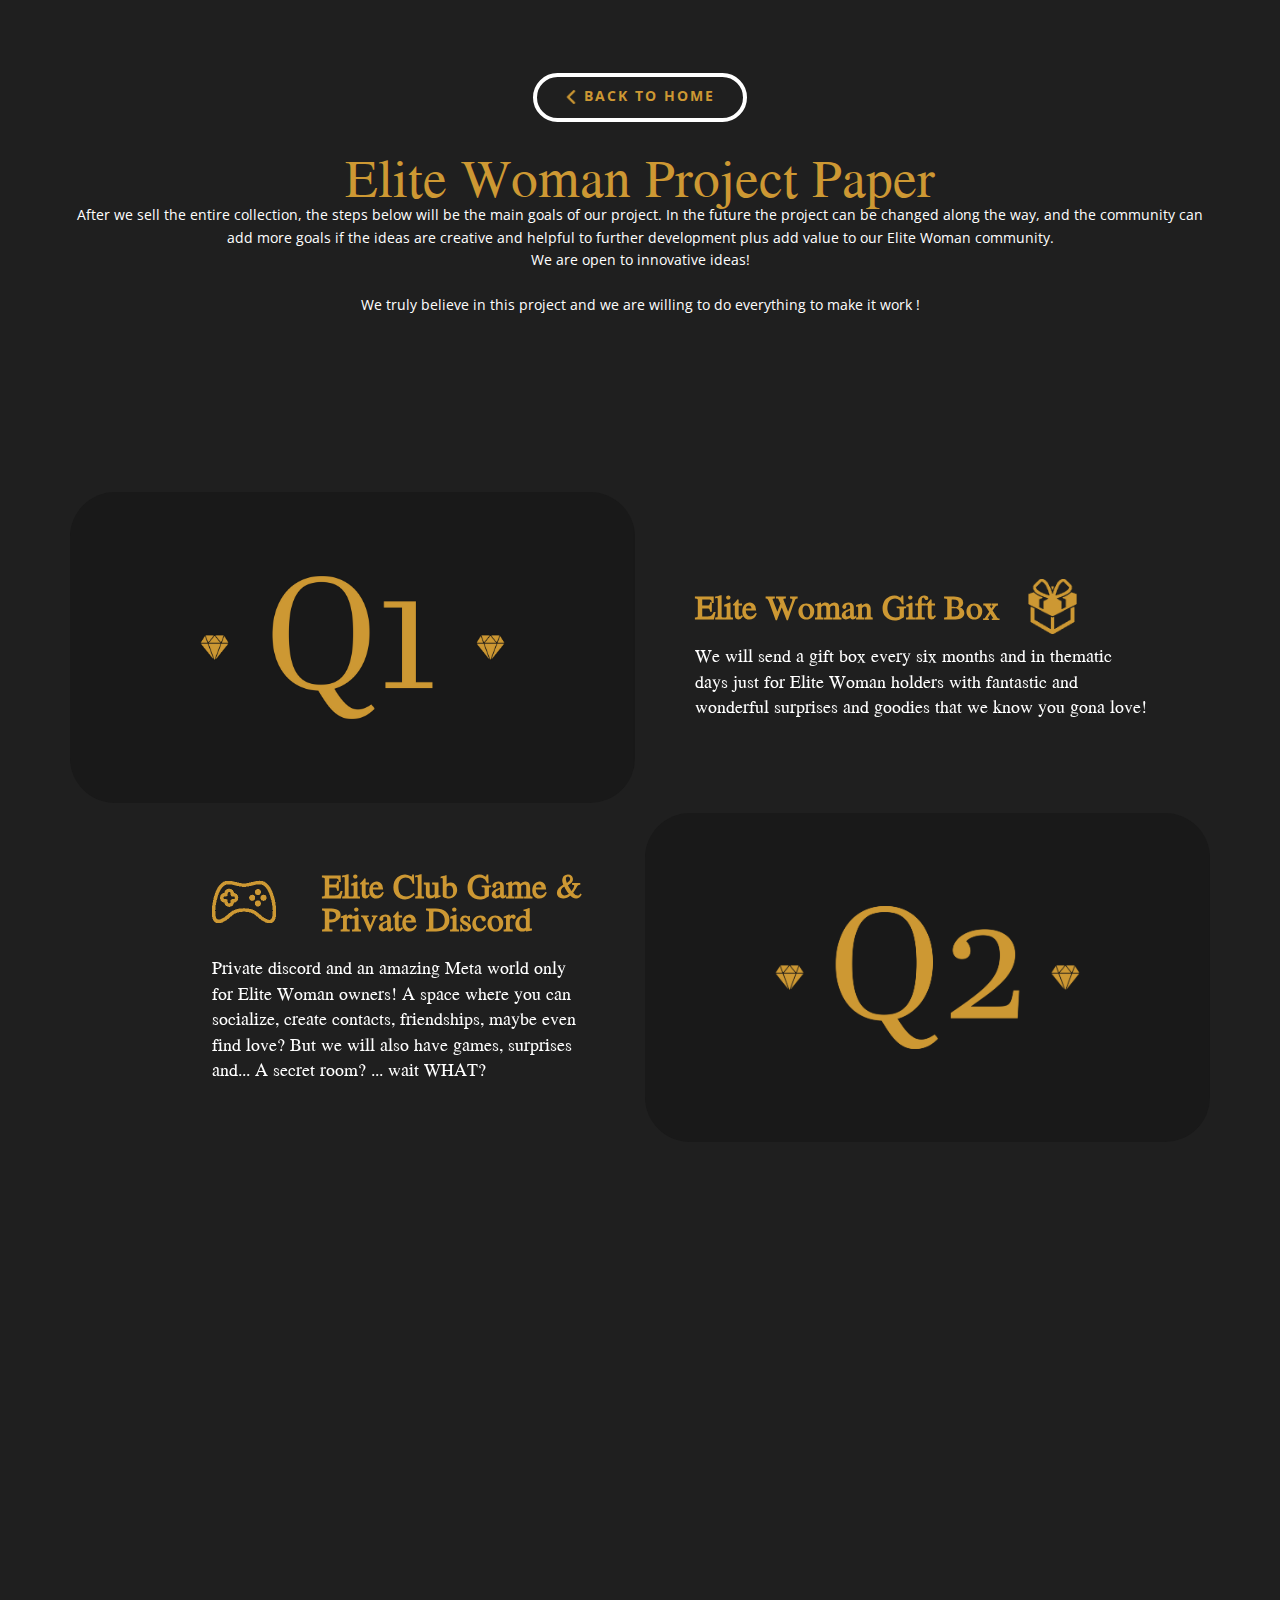
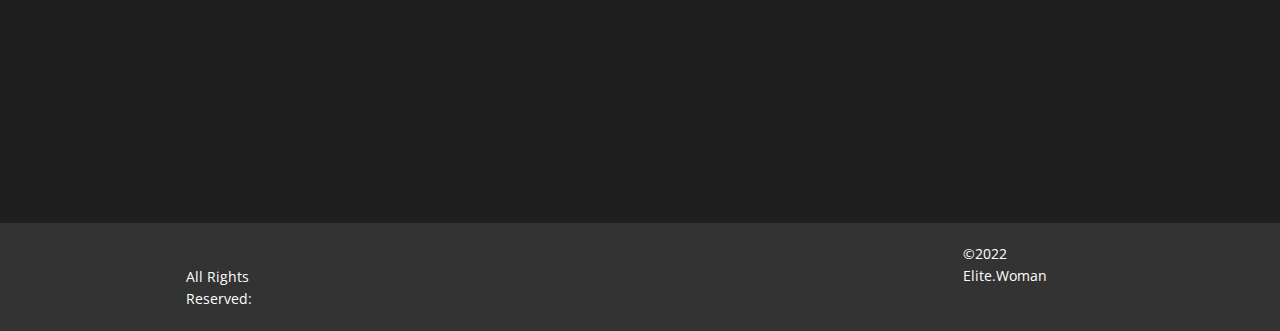
<file: EW-Project.html>
<!DOCTYPE html>
<html style="font-size: 16px;" lang="en">
  <head>
    <meta name="viewport" content="width=device-width, initial-scale=1.0">
    <meta charset="utf-8">
    <meta name="keywords" content="Elite Woman Project Paper, Elite Woman​ Gift Box, Elite Club Game &amp;amp; Private Discord, ​Elite Woman Virtual and Fisical Partys &amp;amp; Mistery Release, ​Elite Woman Token &amp;amp; DAO">
    <meta name="description" content="">
    <meta name="page_type" content="np-template-header-footer-from-plugin">
    <title>EW Project</title>
    <link rel="stylesheet" href="nicepage.css" media="screen">
<link rel="stylesheet" href="EW-Project.css" media="screen">
    <script class="u-script" type="text/javascript" src="jquery.js" defer=""></script>
    <script class="u-script" type="text/javascript" src="nicepage.js" defer=""></script>
    <meta name="generator" content="Nicepage 4.3.3, nicepage.com">
    <link rel="icon" href="images/favicon2.png">
    <link id="u-theme-google-font" rel="stylesheet" href="https://fonts.googleapis.com/css?family=Roboto:100,100i,300,300i,400,400i,500,500i,700,700i,900,900i|Open+Sans:300,300i,400,400i,600,600i,700,700i,800,800i">
    <link id="u-page-google-font" rel="stylesheet" href="https://fonts.googleapis.com/css?family=Open+Sans:300,300i,400,400i,600,600i,700,700i,800,800i|Jomolhari:400">
    
    
    
    
    <script type="application/ld+json">{
		"@context": "http://schema.org",
		"@type": "Organization",
		"name": "Elite Woman"
}</script>
    <meta name="theme-color" content="#478ac9">
    <meta property="og:title" content="EW Project">
    <meta property="og:description" content="">
    <meta property="og:type" content="website">
  </head>
  <body class="u-body">
    <section class="u-clearfix u-custom-color-1 u-section-1" id="sec-a235">
      <div class="u-clearfix u-sheet u-sheet-1">
        <div class="u-gallery u-layout-grid u-lightbox u-no-transition u-show-text-on-hover u-gallery-1">
          <div class="u-gallery-inner u-gallery-inner-1">
            <div class="u-effect-fade u-gallery-item u-gallery-item-1">
              <div class="u-back-slide" data-image-width="4000" data-image-height="4000">
                <img class="u-back-image u-expanded" src="images/NFTuylkryul1.png">
              </div>
              <div class="u-over-slide u-shading u-over-slide-1">
                <h3 class="u-gallery-heading"></h3>
                <p class="u-gallery-text"></p>
              </div>
            </div>
            <div class="u-effect-fade u-gallery-item u-gallery-item-2">
              <div class="u-back-slide" data-image-width="1600" data-image-height="1600">
                <img class="u-back-image u-expanded" src="images/NFTTYSWR.png">
              </div>
              <div class="u-over-slide u-shading u-over-slide-2">
                <h3 class="u-gallery-heading"></h3>
                <p class="u-gallery-text"></p>
              </div>
            </div>
          </div>
        </div>
        <div class="u-gallery u-layout-grid u-lightbox u-no-transition u-show-text-on-hover u-gallery-2">
          <div class="u-gallery-inner u-gallery-inner-2">
            <div class="u-effect-fade u-gallery-item u-gallery-item-3">
              <div class="u-back-slide" data-image-width="4000" data-image-height="4000">
                <img class="u-back-image u-expanded" src="images/NFT6.png">
              </div>
              <div class="u-over-slide u-shading u-over-slide-3">
                <h3 class="u-gallery-heading"></h3>
                <p class="u-gallery-text"></p>
              </div>
            </div>
            <div class="u-effect-fade u-gallery-item u-gallery-item-4">
              <div class="u-back-slide" data-image-width="1600" data-image-height="1600">
                <img class="u-back-image u-expanded" src="images/NFT2.png">
              </div>
              <div class="u-over-slide u-shading u-over-slide-4">
                <h3 class="u-gallery-heading"></h3>
                <p class="u-gallery-text"></p>
              </div>
            </div>
          </div>
        </div>
        <a href="Home.html" data-page-id="1318501" class="u-active-custom-color-1 u-border-4 u-border-active-white u-border-hover-white u-border-white u-btn u-btn-round u-button-style u-custom-color-1 u-hover-custom-color-1 u-radius-50 u-text-active-white u-text-custom-color-2 u-text-hover-palette-3-light-1 u-btn-1"><span class="u-file-icon u-icon u-text-custom-color-2"><img src="images/1.png" alt=""></span>&nbsp;Back to home<span class="u-text-custom-color-2"></span>
        </a>
        <h1 class="u-align-center-xs u-custom-font u-text u-text-custom-color-2 u-text-default u-text-1">Elite Woman Project Paper</h1>
        <p class="u-align-center u-custom-font u-font-open-sans u-text u-text-2"> After we sell the entire collection, the steps below will be the main goals of our project.
          In the future the project can be changed along the way, and the community can add more goals if the ideas are creative and helpful to further development plus add value to our Elite Woman community.<br> We are open to innovative ideas!<br><br>We truly believe in this project and we are willing to do everything to make it work !<br>
          <br>
        </p>
      </div>
    </section>
    <section class="u-clearfix u-custom-color-1 u-section-2" id="sec">
      <div class="u-clearfix u-sheet u-sheet-1">
        <div class="u-gallery u-layout-grid u-lightbox u-no-transition u-show-text-on-hover u-gallery-1">
          <div class="u-gallery-inner u-gallery-inner-1">
            <div class="u-effect-fade u-gallery-item u-gallery-item-1">
              <div class="u-back-slide" data-image-width="4000" data-image-height="4000">
                <img class="u-back-image u-expanded" src="images/NFT61.png">
              </div>
              <div class="u-over-slide u-shading u-over-slide-1">
                <h3 class="u-gallery-heading"></h3>
                <p class="u-gallery-text"></p>
              </div>
            </div>
            <div class="u-effect-fade u-gallery-item u-gallery-item-2">
              <div class="u-back-slide" data-image-width="4000" data-image-height="4000">
                <img class="u-back-image u-expanded" src="images/NFTgkkjv.png">
              </div>
              <div class="u-over-slide u-shading u-over-slide-2">
                <h3 class="u-gallery-heading"></h3>
                <p class="u-gallery-text"></p>
              </div>
            </div>
            <div class="u-effect-fade u-gallery-item u-gallery-item-3">
              <div class="u-back-slide" data-image-width="4000" data-image-height="4000">
                <img class="u-back-image u-expanded" src="images/NFT10.png">
              </div>
              <div class="u-over-slide u-shading u-over-slide-3">
                <h3 class="u-gallery-heading"></h3>
                <p class="u-gallery-text"></p>
              </div>
            </div>
          </div>
        </div>
        <div class="u-gallery u-layout-grid u-lightbox u-no-transition u-show-text-on-hover u-gallery-2">
          <div class="u-gallery-inner u-gallery-inner-2">
            <div class="u-effect-fade u-gallery-item u-gallery-item-4">
              <div class="u-back-slide" data-image-width="4000" data-image-height="4000">
                <img class="u-back-image u-expanded" src="images/NFT11.png">
              </div>
              <div class="u-over-slide u-shading u-over-slide-4">
                <h3 class="u-gallery-heading"></h3>
                <p class="u-gallery-text"></p>
              </div>
            </div>
            <div class="u-effect-fade u-gallery-item u-gallery-item-5">
              <div class="u-back-slide" data-image-width="1600" data-image-height="1600">
                <img class="u-back-image u-expanded" src="images/NFT4.png">
              </div>
              <div class="u-over-slide u-shading u-over-slide-5">
                <h3 class="u-gallery-heading"></h3>
                <p class="u-gallery-text"></p>
              </div>
            </div>
            <div class="u-effect-fade u-gallery-item u-gallery-item-6">
              <div class="u-back-slide" data-image-width="1600" data-image-height="1600">
                <img class="u-back-image u-expanded" src="images/NFTjdfrygjdf.png">
              </div>
              <div class="u-over-slide u-shading u-over-slide-6">
                <h3 class="u-gallery-heading"></h3>
                <p class="u-gallery-text"></p>
              </div>
            </div>
          </div>
        </div>
        <div class="u-clearfix u-expanded-width u-gutter-10 u-layout-wrap u-layout-wrap-1">
          <div class="u-layout">
            <div class="u-layout-col">
              <div class="u-size-30">
                <div class="u-layout-row">
                  <div class="u-container-style u-image u-image-round u-layout-cell u-left-cell u-radius-50 u-size-30 u-image-1" src="" data-image-width="5334" data-image-height="5334" data-animation-name="fadeIn" data-animation-duration="1000" data-animation-direction="Left">
                    <div class="u-container-layout u-valign-bottom u-container-layout-1"></div>
                  </div>
                  <div class="u-align-left u-container-style u-layout-cell u-right-cell u-shape-rectangle u-size-30 u-layout-cell-2" data-animation-name="fadeIn" data-animation-duration="1000" data-animation-direction="">
                    <div class="u-container-layout u-container-layout-2">
                      <h2 class="u-text u-text-custom-color-2 u-text-1">Elite Woman​ Gift Box</h2><span class="u-file-icon u-icon u-icon-rectangle u-text-custom-color-2 u-icon-1"><img src="images/2.png" alt=""></span>
                      <p class="u-text u-text-2"> We will send a gift box every six months and in thematic days&nbsp;just for Elite Woman holders with fantastic and wonderful surprises and goodies that we know you gona love!</p>
                    </div>
                  </div>
                </div>
              </div>
              <div class="u-size-30">
                <div class="u-layout-row">
                  <div class="u-align-left u-container-style u-layout-cell u-left-cell u-size-30 u-layout-cell-3" data-animation-name="fadeIn" data-animation-duration="1000" data-animation-direction="">
                    <div class="u-container-layout u-container-layout-3">
                      <h2 class="u-text u-text-custom-color-2 u-text-3">Elite Club Game &amp; Private Discord</h2><span class="u-file-icon u-icon u-text-custom-color-2 u-icon-2"><img src="images/3.png" alt=""></span>
                      <p class="u-text u-text-4"> Private discord and an amazing Meta world only for Elite Woman owners! A space where you can socialize, create contacts, friendships, maybe even find love? But we will also have games, surprises and... A secret room? ... wait WHAT?&nbsp;</p>
                    </div>
                  </div>
                  <div class="u-container-style u-image u-image-round u-layout-cell u-radius-50 u-right-cell u-size-30 u-image-2" src="" data-image-width="5334" data-image-height="5334" data-animation-name="fadeIn" data-animation-duration="1000" data-animation-direction="Right">
                    <div class="u-container-layout u-valign-middle u-container-layout-4"></div>
                  </div>
                </div>
              </div>
            </div>
          </div>
        </div>
      </div>
    </section>
    <section class="u-clearfix u-custom-color-1 u-section-3" id="0">
      <div class="u-clearfix u-sheet u-sheet-1">
        <div class="u-gallery u-layout-grid u-lightbox u-no-transition u-show-text-on-hover u-gallery-1">
          <div class="u-gallery-inner u-gallery-inner-1">
            <div class="u-effect-fade u-gallery-item u-gallery-item-1">
              <div class="u-back-slide" data-image-width="1600" data-image-height="1600">
                <img class="u-back-image u-expanded" src="images/NFT1.png">
              </div>
              <div class="u-over-slide u-shading u-over-slide-1">
                <h3 class="u-gallery-heading"></h3>
                <p class="u-gallery-text"></p>
              </div>
            </div>
            <div class="u-effect-fade u-gallery-item u-gallery-item-2">
              <div class="u-back-slide" data-image-width="4000" data-image-height="4000">
                <img class="u-back-image u-expanded" src="images/NFT16.png">
              </div>
              <div class="u-over-slide u-shading u-over-slide-2">
                <h3 class="u-gallery-heading"></h3>
                <p class="u-gallery-text"></p>
              </div>
            </div>
            <div class="u-effect-fade u-gallery-item u-gallery-item-3">
              <div class="u-back-slide" data-image-width="1600" data-image-height="1600">
                <img class="u-back-image u-expanded" src="images/NFT9.png">
              </div>
              <div class="u-over-slide u-shading u-over-slide-3">
                <h3 class="u-gallery-heading"></h3>
                <p class="u-gallery-text"></p>
              </div>
            </div>
          </div>
        </div>
        <div class="u-gallery u-layout-grid u-lightbox u-no-transition u-show-text-on-hover u-gallery-2">
          <div class="u-gallery-inner u-gallery-inner-2">
            <div class="u-effect-fade u-gallery-item u-gallery-item-4">
              <div class="u-back-slide" data-image-width="1600" data-image-height="1600">
                <img class="u-back-image u-expanded" src="images/NFTxgjxsfgkf.png">
              </div>
              <div class="u-over-slide u-shading u-over-slide-4">
                <h3 class="u-gallery-heading"></h3>
                <p class="u-gallery-text"></p>
              </div>
            </div>
            <div class="u-effect-fade u-gallery-item u-gallery-item-5">
              <div class="u-back-slide" data-image-width="1600" data-image-height="1600">
                <img class="u-back-image u-expanded" src="images/NFTxfnhfn.png">
              </div>
              <div class="u-over-slide u-shading u-over-slide-5">
                <h3 class="u-gallery-heading"></h3>
                <p class="u-gallery-text"></p>
              </div>
            </div>
            <div class="u-effect-fade u-gallery-item u-gallery-item-6">
              <div class="u-back-slide" data-image-width="1600" data-image-height="1600">
                <img class="u-back-image u-expanded" src="images/NFTytrdjy.png">
              </div>
              <div class="u-over-slide u-shading u-over-slide-6">
                <h3 class="u-gallery-heading"></h3>
                <p class="u-gallery-text"></p>
              </div>
            </div>
          </div>
        </div>
        <div class="u-clearfix u-gutter-10 u-layout-wrap u-layout-wrap-1">
          <div class="u-layout">
            <div class="u-layout-col">
              <div class="u-size-30">
                <div class="u-layout-row">
                  <div class="u-container-style u-image u-image-round u-layout-cell u-left-cell u-radius-50 u-size-30 u-image-1" src="" data-image-width="5334" data-image-height="5334" data-animation-name="fadeIn" data-animation-duration="1000" data-animation-direction="Left">
                    <div class="u-container-layout u-valign-middle u-container-layout-1"></div>
                  </div>
                  <div class="u-align-left u-container-style u-layout-cell u-right-cell u-size-30 u-layout-cell-2" data-animation-name="fadeIn" data-animation-duration="1000" data-animation-direction="">
                    <div class="u-container-layout u-container-layout-2">
                      <h2 class="u-text u-text-custom-color-2 u-text-1"> Elite Woman Token &amp; DAO</h2><span class="u-border-7 u-border-custom-color-2 u-file-icon u-icon u-icon-circle u-spacing-8 u-text-custom-color-2 u-icon-1"><img src="images/4.png" alt=""></span>
                      <p class="u-text u-text-2"> In conjunction with our game (Elite Club) we aim to create our own token to bring benefits to our holders, through participation in exclusive events in our world, minigames or simply by spending time socializing with other people.</p>
                    </div>
                  </div>
                </div>
              </div>
              <div class="u-size-30">
                <div class="u-layout-row">
                  <div class="u-align-left u-container-style u-layout-cell u-left-cell u-size-30 u-layout-cell-3" data-animation-name="fadeIn" data-animation-duration="1000" data-animation-direction="">
                    <div class="u-container-layout u-container-layout-3">
                      <h2 class="u-text u-text-custom-color-2 u-text-3"> Elite Woman Virtual and Fisical Partys &amp; Mistery Release</h2><span class="u-file-icon u-icon u-text-custom-color-2 u-icon-2"><img src="images/5.png" alt=""></span>
                      <p class="u-text u-text-4"> We'd love to meet so many of you at our Meta Elite parties!!!! BUT especially at our annual Elite Woman Announcement Party!! Dress code? Food? Party? Mystery release? I mean... no... nothing... I didn't say anything...</p>
                    </div>
                  </div>
                  <div class="u-container-style u-image u-image-round u-layout-cell u-radius-50 u-right-cell u-size-30 u-image-2" src="" data-image-width="5334" data-image-height="5334" data-animation-name="fadeIn" data-animation-duration="1000" data-animation-direction="Right">
                    <div class="u-container-layout u-valign-middle u-container-layout-4"></div>
                  </div>
                </div>
              </div>
            </div>
          </div>
        </div>
        <div class="u-effect-fade u-gallery-item u-gallery-item-7">
          <div class="u-back-slide" data-image-width="4000" data-image-height="4000">
            <img class="u-back-image u-expanded" src="images/NFT1.png">
          </div>
          <div class="u-over-slide u-shading u-over-slide-7">
            <h3 class="u-gallery-heading"></h3>
            <p class="u-gallery-text"></p>
          </div>
        </div>
      </div>
    </section>
    
    
    <footer class="u-align-center u-clearfix u-footer u-grey-80 u-footer" id="sec-dc50"><div class="u-clearfix u-sheet u-sheet-1">
        <p class="u-align-right u-small-text u-text u-text-variant u-text-1">©2022 Elite.Woman<br>
        </p>
        <p class="u-align-left u-small-text u-text u-text-variant u-text-2">All Rights Reserved:<br>
        </p>
      </div></footer>
  </body>
</html>
</file>
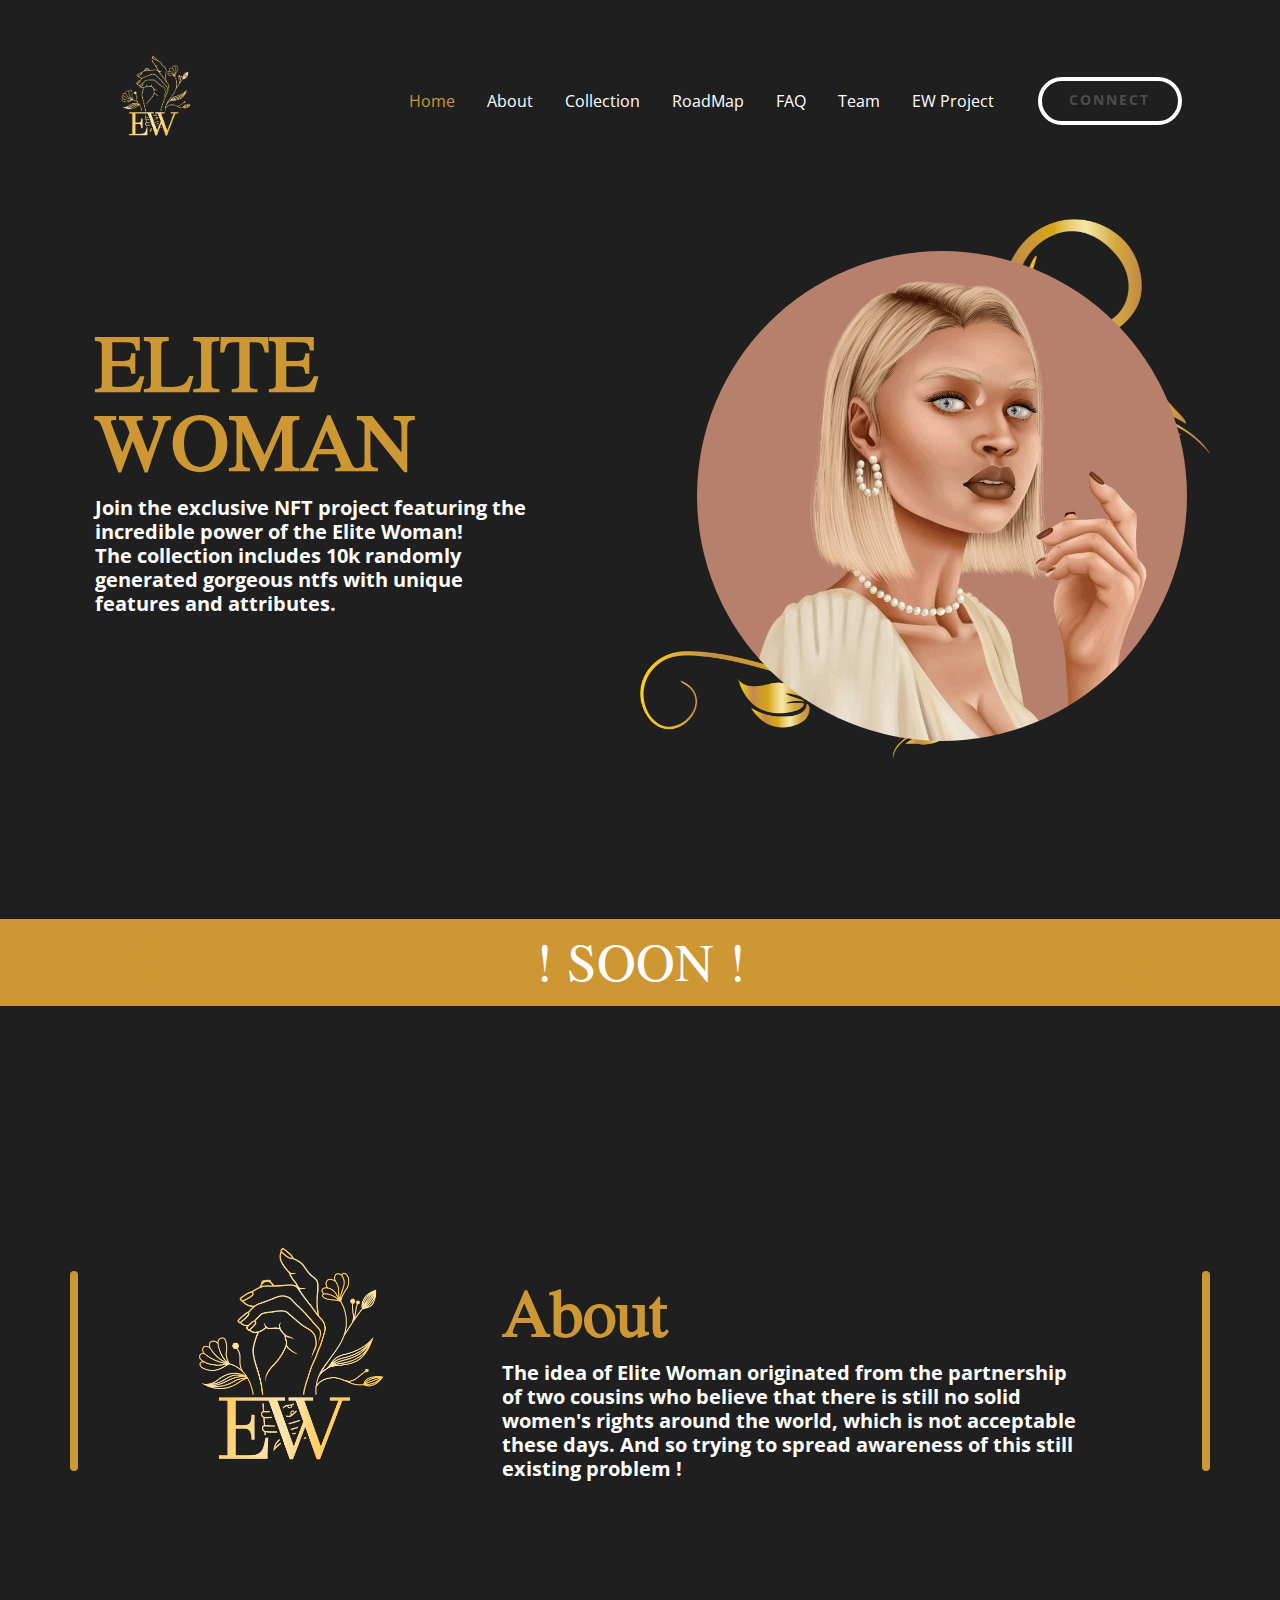
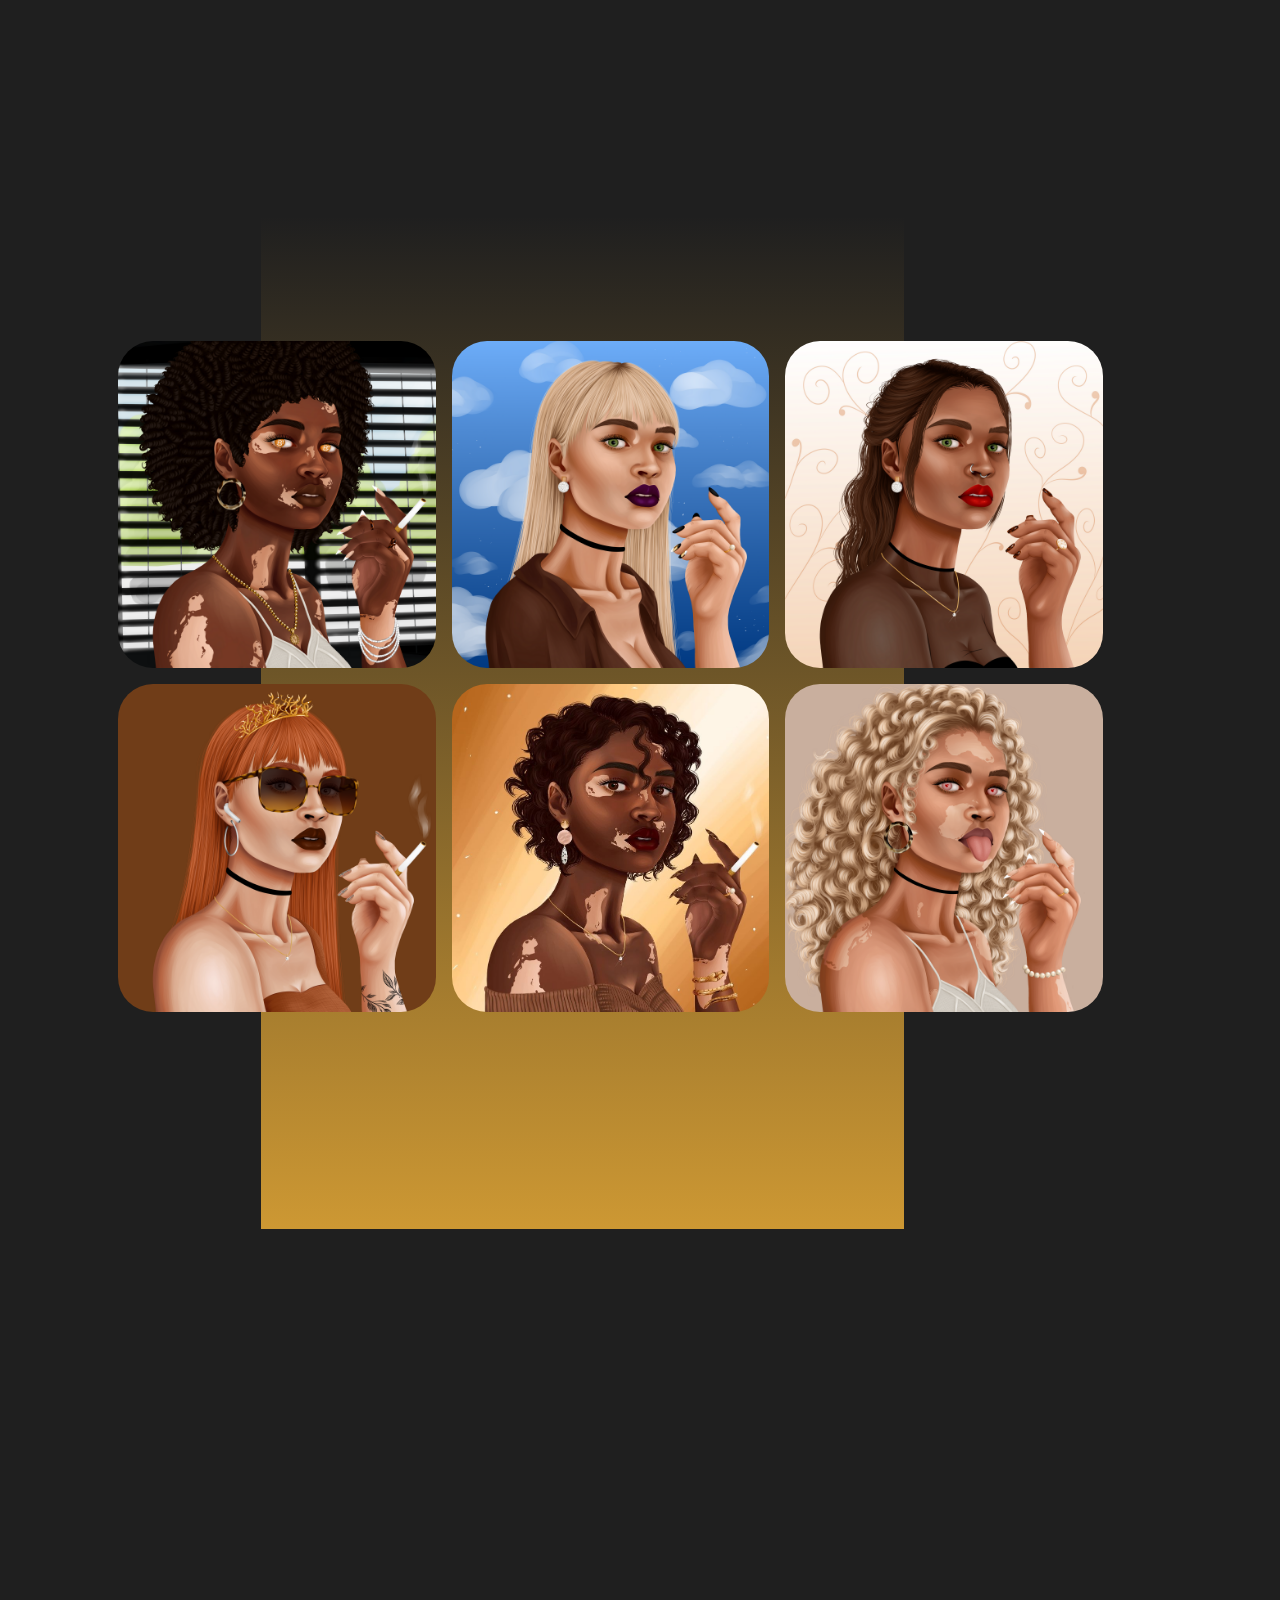
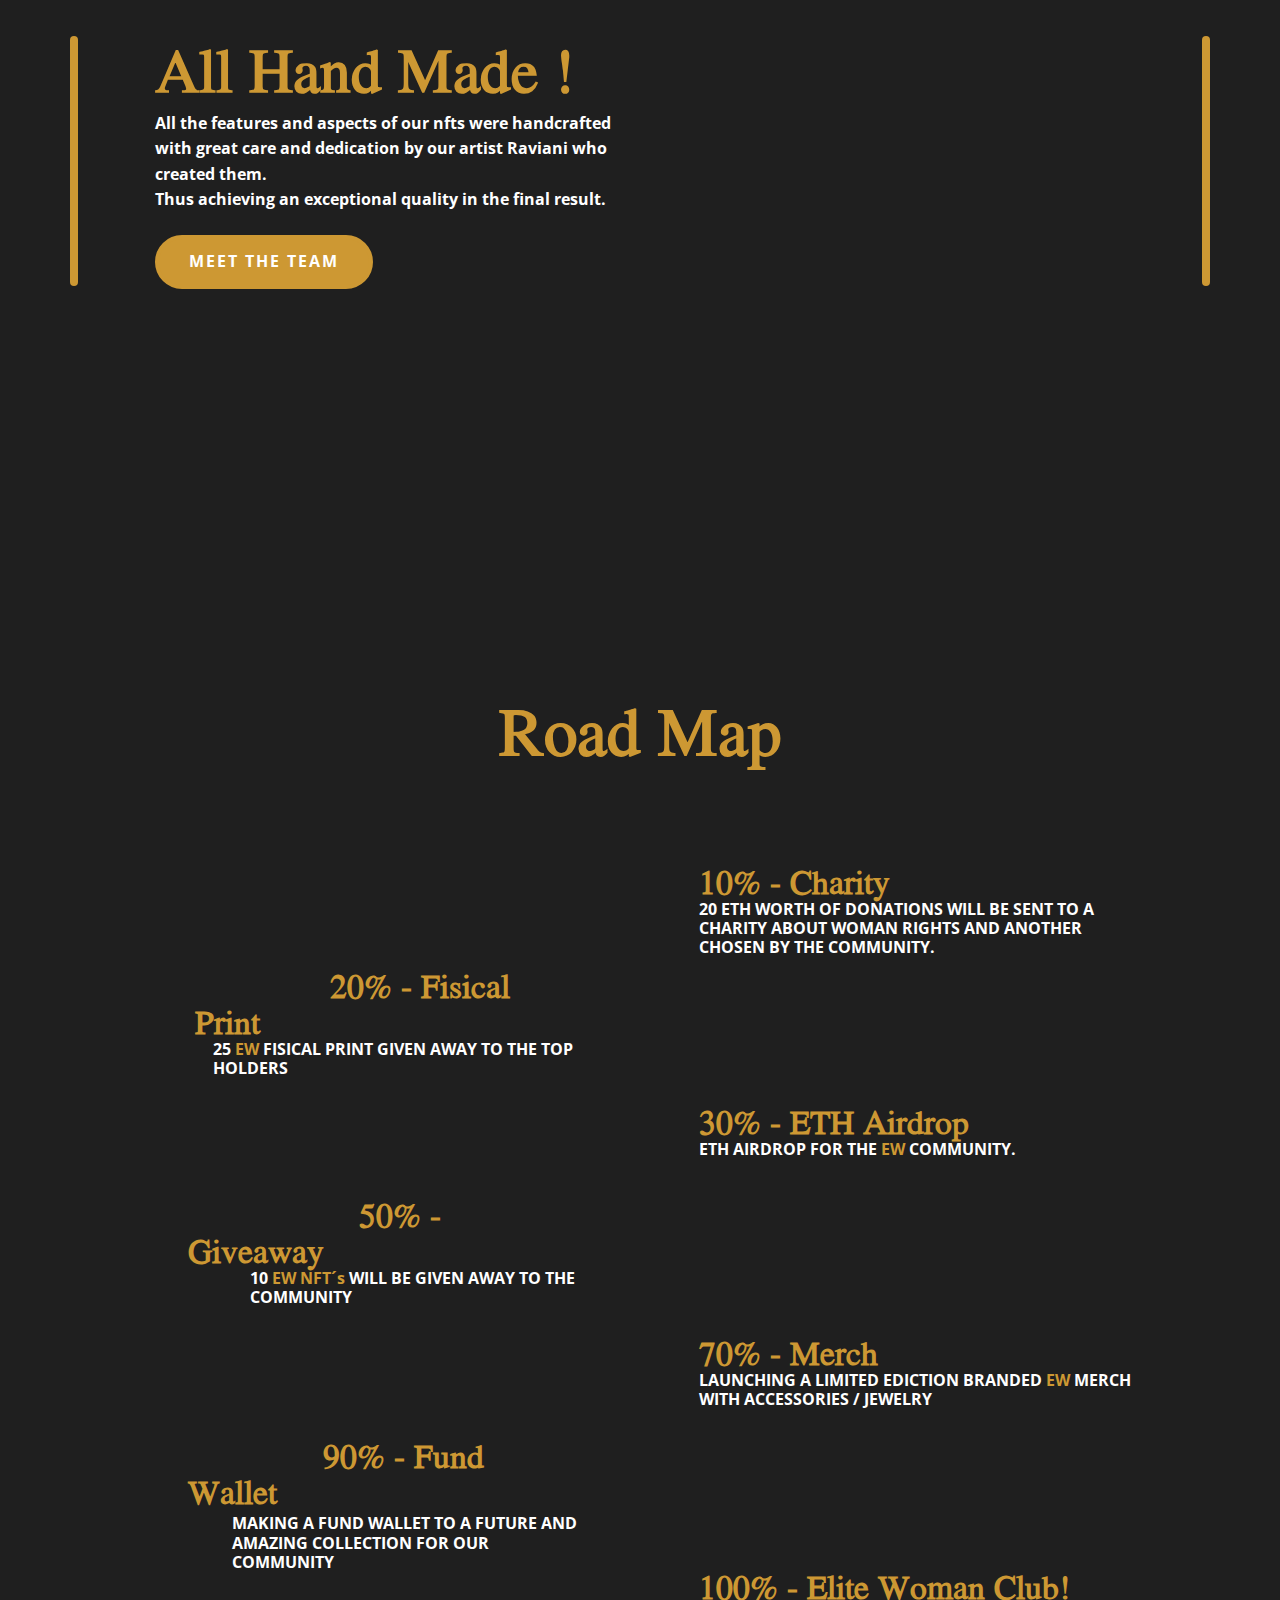
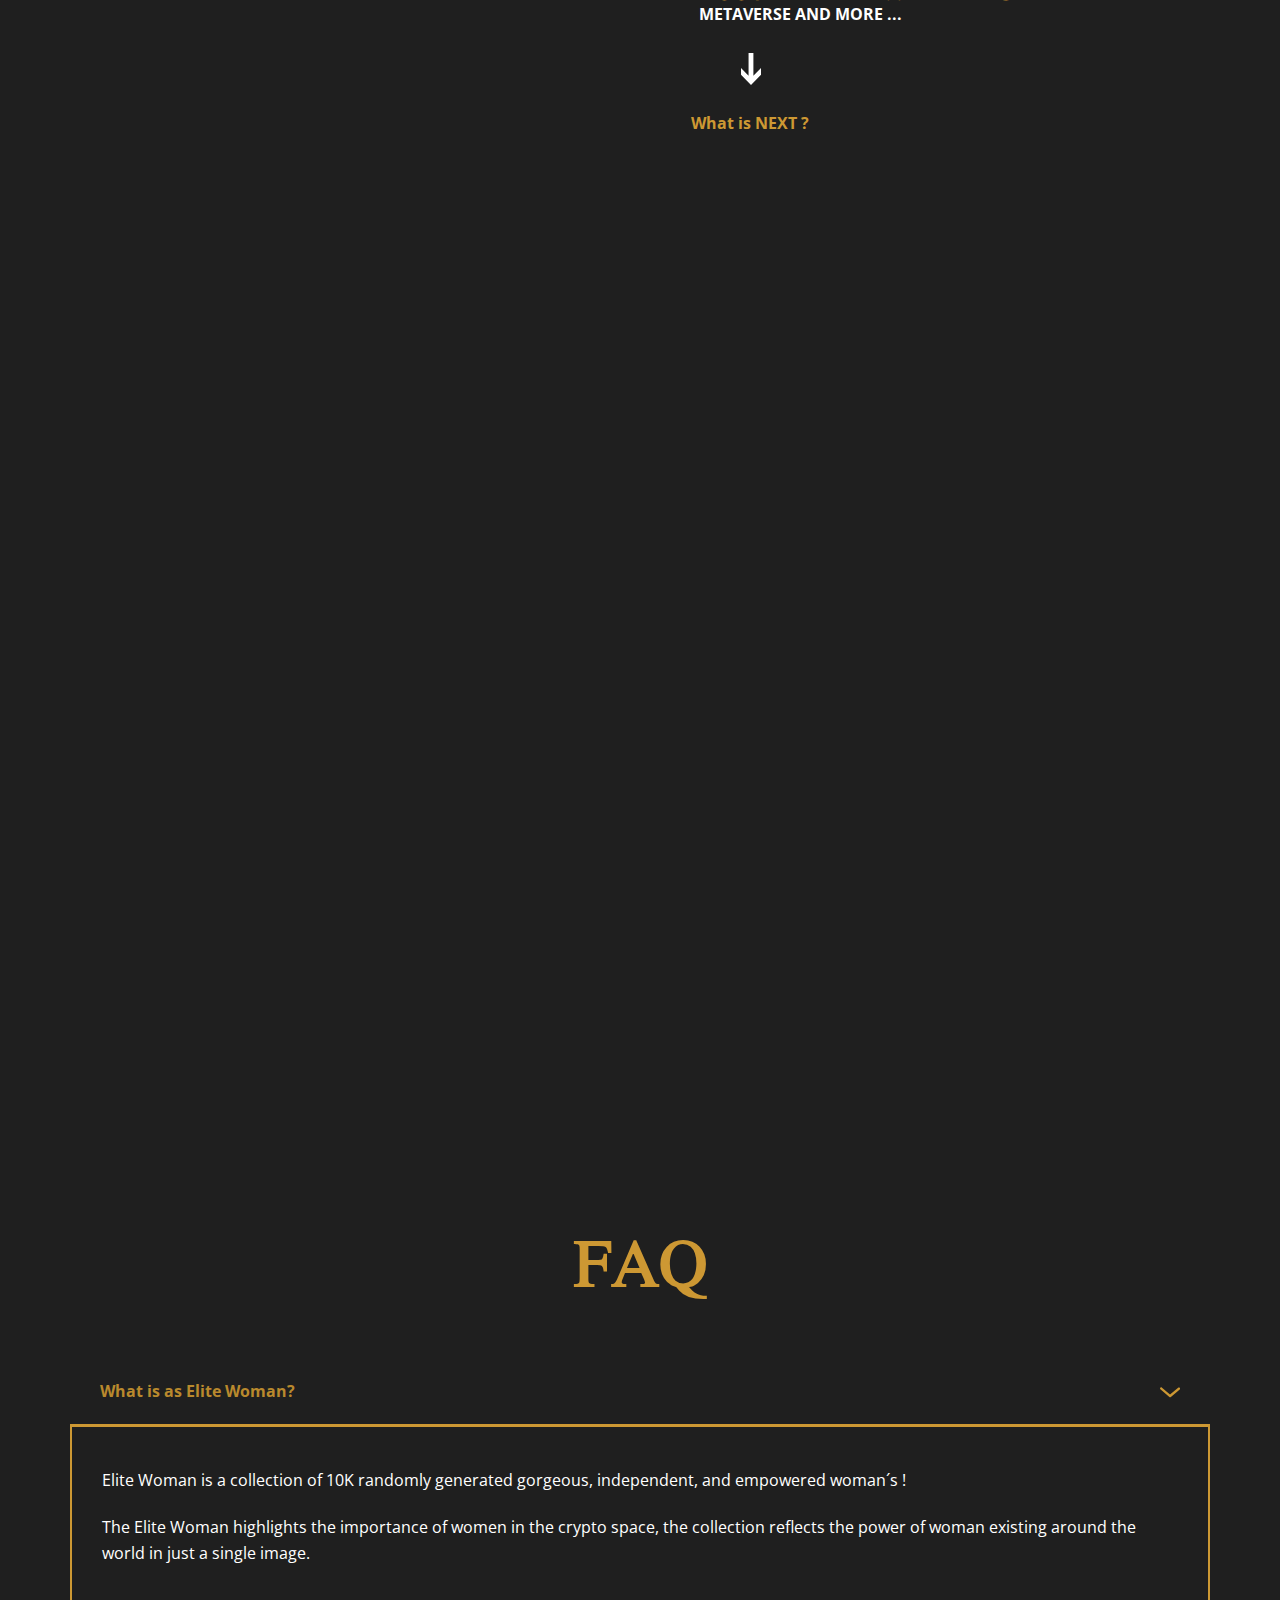
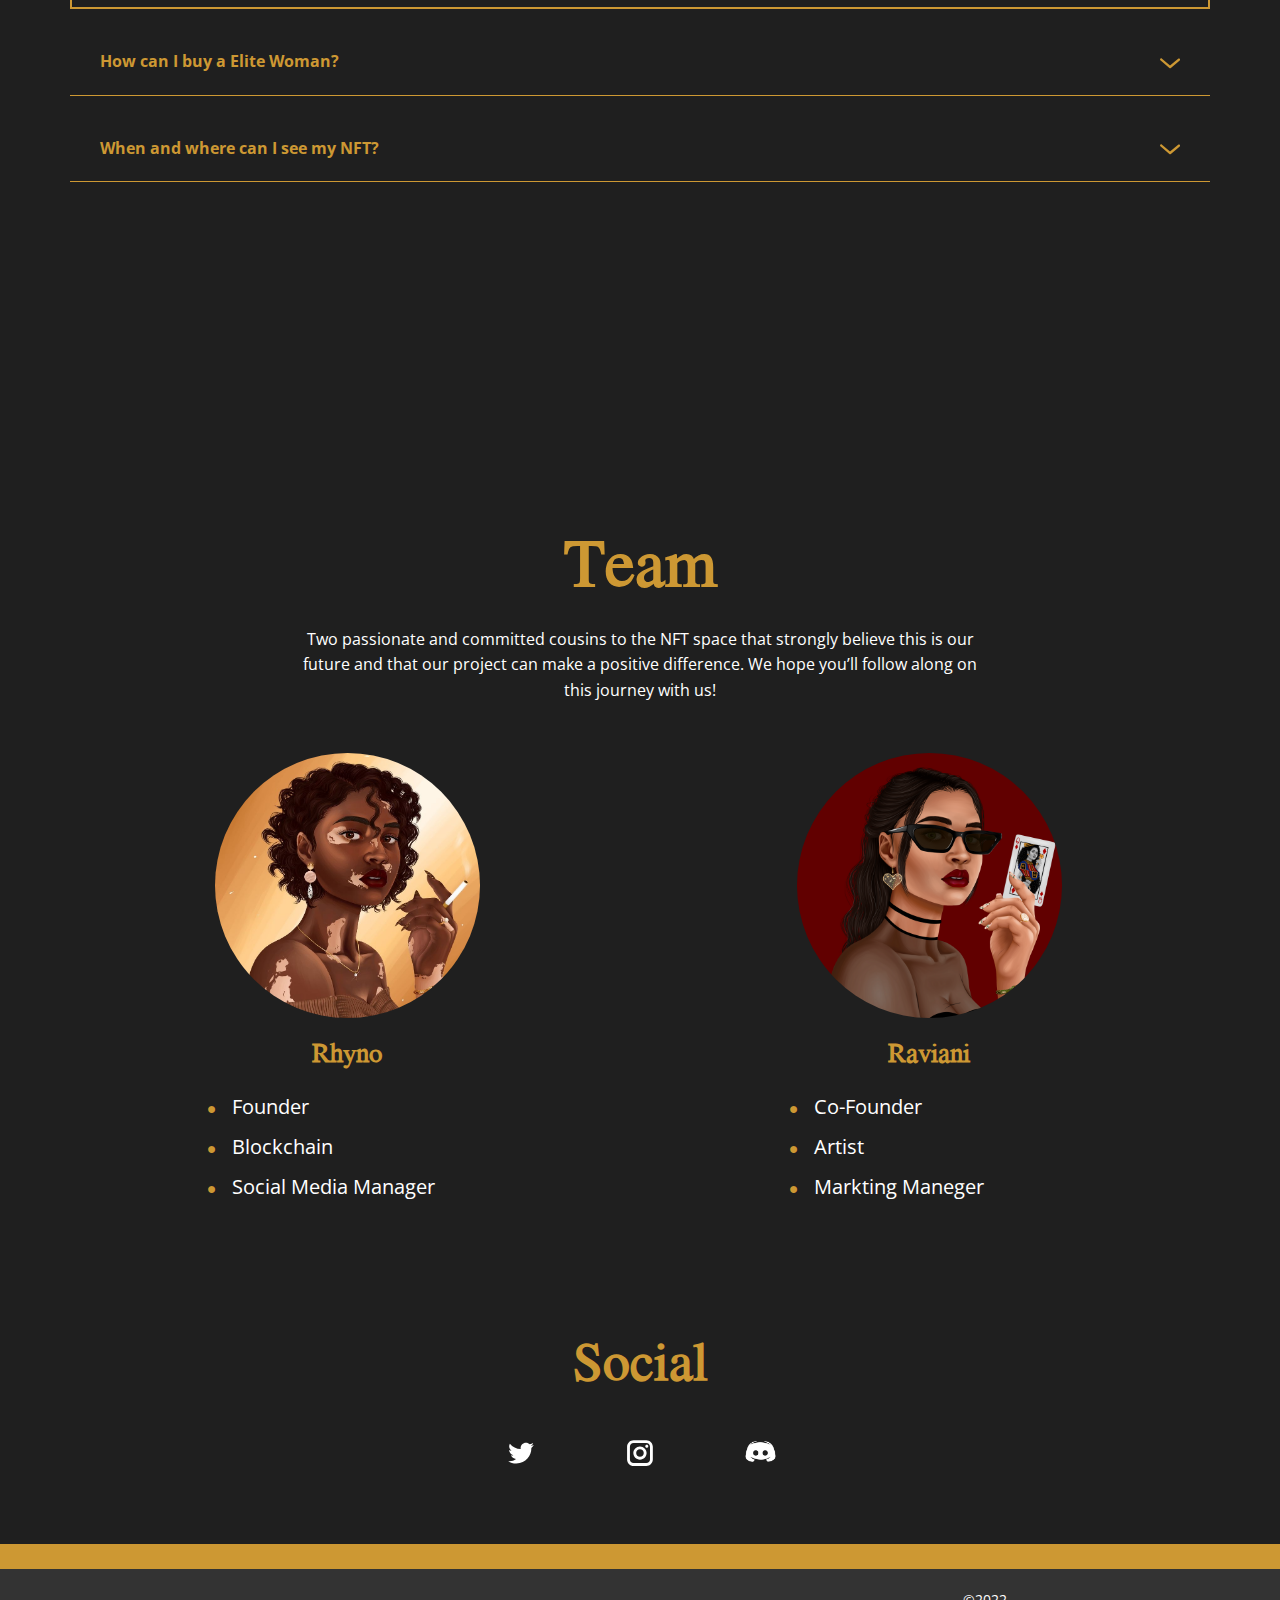
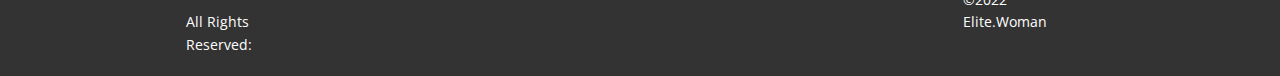
<file: Home.html>
<!DOCTYPE html>
<html style="font-size: 16px;" lang="en">
  <head>
    <meta name="viewport" content="width=device-width, initial-scale=1.0">
    <meta charset="utf-8">
    <meta name="keywords" content="ELITEWOMAN, About, Road Map, FAQ">
    <meta name="description" content="">
    <meta name="page_type" content="np-template-header-footer-from-plugin">
    <title>Home</title>
    <link rel="stylesheet" href="nicepage.css" media="screen">
<link rel="stylesheet" href="Home.css" media="screen">
    <script class="u-script" type="text/javascript" src="jquery.js" defer=""></script>
    <script class="u-script" type="text/javascript" src="nicepage.js" defer=""></script>
    <meta name="generator" content="Nicepage 4.3.3, nicepage.com">
    <link rel="icon" href="images/favicon2.png">
    <link id="u-theme-google-font" rel="stylesheet" href="https://fonts.googleapis.com/css?family=Roboto:100,100i,300,300i,400,400i,500,500i,700,700i,900,900i|Open+Sans:300,300i,400,400i,600,600i,700,700i,800,800i">
    <link id="u-page-google-font" rel="stylesheet" href="https://fonts.googleapis.com/css?family=Open+Sans:300,300i,400,400i,600,600i,700,700i,800,800i|Open+Sans:300,300i,400,400i,600,600i,700,700i,800,800i|Jomolhari:400">
    
    
    
    
    
    
    
    
    
    
    <script type="application/ld+json">{
		"@context": "http://schema.org",
		"@type": "Organization",
		"name": "Elite Woman",
		"logo": "images/logo_EWpngcopiar.png"
}</script>
    <meta name="theme-color" content="#478ac9">
    <meta property="og:title" content="Home">
    <meta property="og:description" content="">
    <meta property="og:type" content="website">
  </head>
  <body class="u-body"><header class="u-clearfix u-custom-color-1 u-header u-header" id="sec-18c4"><div class="u-clearfix u-sheet u-sheet-1">
        <a href="https://elite-woman.com" class="u-image u-logo u-image-1" data-image-width="1600" data-image-height="1600">
          <img src="images/logo_EWpngcopiar.png" class="u-logo-image u-logo-image-1">
        </a>
        <a href="Home.html" data-page-id="1318501" class="u-active-custom-color-1 u-border-4 u-border-active-white u-border-hover-white u-border-white u-btn u-btn-round u-button-style u-custom-color-1 u-hover-custom-color-1 u-radius-50 u-text-active-white u-text-grey-70 u-text-hover-grey-75 u-btn-1">CONNECT</a>
        <nav class="u-menu u-menu-dropdown u-offcanvas u-menu-1" data-position="">
          <div class="menu-collapse u-custom-font u-font-open-sans" style="font-size: 1rem; letter-spacing: 0px;">
            <a class="u-button-style u-custom-left-right-menu-spacing u-custom-padding-bottom u-custom-text-active-color u-custom-text-hover-color u-custom-top-bottom-menu-spacing u-nav-link u-text-active-palette-1-base u-text-hover-palette-2-base" href="#">
              <svg class="u-svg-link" viewBox="0 0 24 24"><use xmlns:xlink="http://www.w3.org/1999/xlink" xlink:href="#menu-hamburger"></use></svg>
              <svg class="u-svg-content" version="1.1" id="menu-hamburger" viewBox="0 0 16 16" x="0px" y="0px" xmlns:xlink="http://www.w3.org/1999/xlink" xmlns="http://www.w3.org/2000/svg"><g><rect y="1" width="16" height="2"></rect><rect y="7" width="16" height="2"></rect><rect y="13" width="16" height="2"></rect>
</g></svg>
            </a>
          </div>
          <div class="u-custom-menu u-nav-container">
            <ul class="u-custom-font u-font-open-sans u-nav u-unstyled u-nav-1"><li class="u-nav-item"><a class="u-button-style u-nav-link u-text-active-custom-color-2 u-text-hover-palette-3-dark-2" href="Home.html" style="padding: 10px 16px;">Home</a>
</li><li class="u-nav-item"><a class="u-button-style u-nav-link u-text-active-custom-color-2 u-text-hover-palette-3-dark-2" href="Home.html#carousel_6530" data-page-id="1318501" style="padding: 10px 16px;">About</a>
</li><li class="u-nav-item"><a class="u-button-style u-nav-link u-text-active-custom-color-2 u-text-hover-palette-3-dark-2" href="Home.html#carousel_2d57" data-page-id="1318501" style="padding: 10px 16px;">Collection</a>
</li><li class="u-nav-item"><a class="u-button-style u-nav-link u-text-active-custom-color-2 u-text-hover-palette-3-dark-2" href="Home.html#carousel_9b8b" data-page-id="1318501" style="padding: 10px 16px;">RoadMap</a>
</li><li class="u-nav-item"><a class="u-button-style u-nav-link u-text-active-custom-color-2 u-text-hover-palette-3-dark-2" href="Home.html#carousel_de1f" data-page-id="1318501" style="padding: 10px 16px;">FAQ</a>
</li><li class="u-nav-item"><a class="u-button-style u-nav-link u-text-active-custom-color-2 u-text-hover-palette-3-dark-2" href="Home.html#carousel_924a" data-page-id="1318501" style="padding: 10px 16px;">Team</a>
</li><li class="u-nav-item"><a class="u-button-style u-nav-link u-text-active-custom-color-2 u-text-hover-palette-3-dark-2" href="EW-Project.html" style="padding: 10px 16px;">EW Project</a>
</li></ul>
          </div>
          <div class="u-custom-menu u-nav-container-collapse">
            <div class="u-black u-container-style u-inner-container-layout u-opacity u-opacity-95 u-sidenav">
              <div class="u-inner-container-layout u-sidenav-overflow">
                <div class="u-menu-close"></div>
                <ul class="u-align-center u-nav u-popupmenu-items u-unstyled u-nav-2"><li class="u-nav-item"><a class="u-button-style u-nav-link" href="Home.html" style="padding: 10px 16px;">Home</a>
</li><li class="u-nav-item"><a class="u-button-style u-nav-link" href="Home.html#carousel_6530" data-page-id="1318501" style="padding: 10px 16px;">About</a>
</li><li class="u-nav-item"><a class="u-button-style u-nav-link" href="Home.html#carousel_2d57" data-page-id="1318501" style="padding: 10px 16px;">Collection</a>
</li><li class="u-nav-item"><a class="u-button-style u-nav-link" href="Home.html#carousel_9b8b" data-page-id="1318501" style="padding: 10px 16px;">RoadMap</a>
</li><li class="u-nav-item"><a class="u-button-style u-nav-link" href="Home.html#carousel_de1f" data-page-id="1318501" style="padding: 10px 16px;">FAQ</a>
</li><li class="u-nav-item"><a class="u-button-style u-nav-link" href="Home.html#carousel_924a" data-page-id="1318501" style="padding: 10px 16px;">Team</a>
</li><li class="u-nav-item"><a class="u-button-style u-nav-link" href="EW-Project.html" style="padding: 10px 16px;">EW Project</a>
</li></ul>
              </div>
            </div>
            <div class="u-black u-menu-overlay u-opacity u-opacity-70"></div>
          </div>
        </nav>
      </div></header>
    <section class="u-clearfix u-custom-color-1 u-section-1" id="carousel_f854">
      <div class="u-clearfix u-sheet u-sheet-1">
        <div class="u-clearfix u-expanded-width u-layout-wrap u-layout-wrap-1">
          <div class="u-layout">
            <div class="u-layout-row">
              <div class="u-align-center-sm u-align-center-xs u-container-style u-layout-cell u-shape-rectangle u-size-30 u-layout-cell-1">
                <div class="u-container-layout u-container-layout-1">
                  <h2 class="u-text u-text-custom-color-2 u-text-default u-text-1">ELITE<br>WOMAN
                  </h2>
                  <h3 class="u-custom-font u-font-open-sans u-text u-text-2"> Join the exclusive NFT project featuring the incredible power of the Elite Woman!<br>The collection includes 10k randomly generated gorgeous ntfs with unique features and attributes.
                  </h3>
                </div>
              </div>
              <div class="u-align-left u-container-style u-layout-cell u-size-30 u-layout-cell-2">
                <div class="u-container-layout u-container-layout-2">
                  <img class="u-expanded-width u-image u-image-default u-image-1" src="images/e7c86881-3ef3-4797-a275-5ced89fa8a2a.png" alt="" data-image-width="1001" data-image-height="949" data-animation-name="fadeIn" data-animation-duration="2000" data-animation-direction="" data-animation-delay="1000">
                  <div class="u-image u-image-circle u-preserve-proportions u-image-2" alt="" data-image-width="843" data-image-height="843" data-animation-name="fadeIn" data-animation-duration="2000" data-animation-direction=""></div>
                </div>
              </div>
            </div>
          </div>
        </div>
      </div>
    </section>
    <section class="u-align-center u-clearfix u-custom-color-2 u-section-2" id="sec-da01">
      <div class="u-align-left u-clearfix u-sheet u-valign-middle-lg u-valign-middle-md u-valign-middle-sm u-valign-middle-xl u-sheet-1">
        <h5 class="u-custom-font u-text u-text-default u-text-1">! SOON ! </h5><span class="u-file-icon u-icon u-text-white u-icon-1"><img src="images/1.png" alt=""></span><span class="u-file-icon u-icon u-text-white u-icon-2"><img src="images/1.png" alt=""></span>
      </div>
    </section>
    <section class="u-align-center u-clearfix u-custom-color-1 u-section-3" src="" id="carousel_6530">
      <div class="u-clearfix u-sheet u-sheet-1">
        <div class="u-hover-feature u-image u-image-circle u-preserve-proportions u-image-1" alt="" data-image-width="1600" data-image-height="1600"></div>
        <div class="u-custom-color-2 u-radius-30 u-shape u-shape-round u-shape-1"></div>
        <div class="u-custom-color-2 u-radius-30 u-shape u-shape-round u-shape-2"></div>
        <h1 class="u-custom-font u-text u-text-custom-color-2 u-text-default-xl u-title u-text-1">About</h1>
        <h3 class="u-align-center-xs u-custom-font u-font-open-sans u-text u-text-2"> The idea of ​Elite Woman originated from the partnership of two cousins ​who believe that there is still no solid women's rights around the world, which is not acceptable these days.
And so trying to spread awareness of this still existing problem !</h3>
      </div>
      
    </section>
    <section class="u-clearfix u-custom-color-1 u-section-4" id="carousel_2d57">
      <div class="u-clearfix u-sheet u-sheet-1">
        <div class="u-gradient u-shape u-shape-rectangle u-shape-1"></div>
        <div class="u-gallery u-layout-grid u-no-transition u-show-text-on-hover u-gallery-1">
          <div class="u-gallery-inner u-gallery-inner-1">
            <div class="u-effect-fade u-gallery-item u-radius-35 u-shape-round">
              <div class="u-back-slide" data-image-width="1600" data-image-height="1600">
                <img class="u-back-image u-expanded" src="images/NFT161.png">
              </div>
              <div class="u-over-slide u-shading u-over-slide-1">
                <h3 class="u-gallery-heading"></h3>
                <p class="u-gallery-text"></p>
              </div>
            </div>
            <div class="u-effect-fade u-gallery-item u-radius-35 u-shape-round">
              <div class="u-back-slide" data-image-width="1600" data-image-height="1600">
                <img class="u-back-image u-expanded" src="images/NFT11.png">
              </div>
              <div class="u-over-slide u-shading u-over-slide-2">
                <h3 class="u-gallery-heading"></h3>
                <p class="u-gallery-text"></p>
              </div>
            </div>
            <div class="u-effect-fade u-gallery-item u-radius-35 u-shape-round">
              <div class="u-back-slide" data-image-width="1600" data-image-height="1600">
                <img class="u-back-image u-expanded" src="images/NFT9.png">
              </div>
              <div class="u-over-slide u-shading u-over-slide-3">
                <h3 class="u-gallery-heading"></h3>
                <p class="u-gallery-text"></p>
              </div>
            </div>
            <div class="u-effect-fade u-gallery-item u-radius-35 u-shape-round">
              <div class="u-back-slide" data-image-width="1600" data-image-height="1600">
                <img class="u-back-image u-expanded" src="images/NFTuylkryul.png">
              </div>
              <div class="u-over-slide u-shading u-over-slide-4">
                <h3 class="u-gallery-heading"></h3>
                <p class="u-gallery-text"></p>
              </div>
            </div>
            <div class="u-effect-fade u-gallery-item u-radius-35 u-shape-round">
              <div class="u-back-slide" data-image-width="843" data-image-height="843">
                <img class="u-back-image u-expanded" src="images/272968081_683326592829127_2847789922195341811_n.jpg">
              </div>
              <div class="u-over-slide u-shading u-over-slide-5">
                <h3 class="u-gallery-heading"></h3>
                <p class="u-gallery-text"></p>
              </div>
            </div>
            <div class="u-effect-fade u-gallery-item u-radius-35 u-shape-round">
              <div class="u-back-slide" data-image-width="1600" data-image-height="1600">
                <img class="u-back-image u-expanded" src="images/NFTytrdjy.png">
              </div>
              <div class="u-over-slide u-shading u-over-slide-6">
                <h3 class="u-gallery-heading"></h3>
                <p class="u-gallery-text"></p>
              </div>
            </div>
          </div>
        </div>
        <div class="u-align-left u-container-style u-grey-10 u-group u-radius-44 u-shape-round u-group-1" data-animation-name="fadeIn" data-animation-duration="1500" data-animation-direction="Down">
          <div class="u-container-layout u-container-layout-1">
            <h3 class="u-align-center u-text u-text-body-color u-text-1">The Collection</h3>
            <a href="Home.html#carousel_9b8b" data-page-id="1318501" class="u-active-custom-color-1 u-align-center u-border-4 u-border-active-custom-color-2 u-border-custom-color-2 u-border-hover-custom-color-2 u-btn u-btn-round u-button-style u-custom-color-2 u-hover-custom-color-1 u-radius-50 u-text-active-custom-color-2 u-text-body-alt-color u-text-hover-custom-color-2 u-btn-1">Road Map</a><span class="u-custom-item u-file-icon u-icon u-text-custom-color-2 u-icon-1" data-animation-name="slideIn" data-animation-duration="1250" data-animation-direction="Down"><img src="images/2.png" alt=""></span><span class="u-custom-item u-file-icon u-icon u-text-custom-color-2 u-icon-2" data-animation-name="slideIn" data-animation-duration="1250" data-animation-direction="Down"><img src="images/2.png" alt=""></span>
          </div>
        </div>
      </div>
    </section>
    <section class="u-clearfix u-custom-color-1 u-section-5" id="carousel_c00c">
      <div class="u-clearfix u-sheet u-valign-middle-md u-valign-middle-sm u-valign-middle-xs u-sheet-1">
        <div class="u-clearfix u-expanded-width-lg u-expanded-width-xl u-layout-wrap u-layout-wrap-1">
          <div class="u-layout">
            <div class="u-layout-row">
              <div class="u-align-center-sm u-align-center-xs u-align-left-lg u-align-left-md u-align-left-xl u-container-style u-layout-cell u-shape-rectangle u-size-30 u-layout-cell-1">
                <div class="u-container-layout u-container-layout-1">
                  <h3 class="u-text u-text-custom-color-2 u-text-1">All Hand Made !</h3>
                  <div class="u-custom-color-2 u-radius-30 u-shape u-shape-round u-shape-1"></div>
                  <p class="u-custom-font u-font-open-sans u-text u-text-body-alt-color u-text-2"> All the features and aspects of our nfts were handcrafted with great care and dedication by our artist Raviani who created them.&nbsp;<br>Thus achieving an exceptional quality in the final result.
                  </p>
                  <a href="Home.html#carousel_924a" data-page-id="1318501" class="u-active-custom-color-1 u-border-4 u-border-active-custom-color-2 u-border-custom-color-2 u-border-hover-custom-color-2 u-btn u-btn-round u-button-style u-custom-color-2 u-hover-custom-color-1 u-radius-50 u-text-active-custom-color-2 u-text-body-alt-color u-text-hover-custom-color-2 u-btn-1">meet the team</a>
                </div>
              </div>
              <div class="u-align-left u-container-style u-layout-cell u-size-30 u-layout-cell-2">
                <div class="u-container-layout u-container-layout-2">
                  <div class="u-video u-video-contain u-video-1">
                    <div class="embed-responsive embed-responsive-1">
                      <iframe style="position: absolute;top: 0;left: 0;width: 100%;height: 100%;" class="embed-responsive-item" src="https://www.youtube.com/embed/8NHD8fMJk3E?playlist=8NHD8fMJk3E&amp;loop=1&amp;mute=1&amp;showinfo=0&amp;controls=0&amp;start=0&amp;autoplay=1" data-autoplay="1" frameborder="0" allowfullscreen=""></iframe>
                    </div>
                  </div>
                  <div class="u-custom-color-2 u-radius-30 u-shape u-shape-round u-shape-2"></div>
                </div>
              </div>
            </div>
          </div>
        </div>
      </div>
    </section>
    <section class="u-align-center u-clearfix u-custom-color-1 u-section-6" id="carousel_9b8b">
      <div class="u-clearfix u-sheet u-sheet-1">
        <div class="u-align-left u-container-style u-expanded-width-md u-expanded-width-sm u-expanded-width-xs u-group u-group-1">
          <div class="u-container-layout u-container-layout-1">
            <h2 class="u-align-center u-text u-text-custom-color-2 u-text-default u-text-1">Road Map</h2>
          </div>
        </div>
        <h3 class="u-align-left u-text u-text-custom-color-2 u-text-2">10% - Charity</h3>
        <div class="u-list u-list-1">
          <div class="u-repeater u-repeater-1">
            <div class="u-container-style u-list-item u-repeater-item">
              <div class="u-container-layout u-similar-container u-valign-top u-container-layout-2"><span class="u-custom-item u-file-icon u-icon u-text-custom-color-2 u-icon-1" data-animation-name="slideIn" data-animation-duration="1250" data-animation-direction="Down"><img src="images/4.png" alt=""></span>
              </div>
            </div>
            <div class="u-container-style u-list-item u-repeater-item">
              <div class="u-container-layout u-similar-container u-valign-top u-container-layout-3"><span class="u-custom-item u-file-icon u-icon u-text-custom-color-2 u-icon-2" data-animation-name="slideIn" data-animation-duration="1000" data-animation-direction="Down"><img src="images/4.png" alt=""></span>
              </div>
            </div>
            <div class="u-container-style u-list-item u-repeater-item">
              <div class="u-container-layout u-similar-container u-valign-top u-container-layout-4"><span class="u-custom-item u-file-icon u-icon u-text-custom-color-2 u-icon-3" data-animation-name="slideIn" data-animation-duration="1000" data-animation-direction="Down"><img src="images/4.png" alt=""></span>
              </div>
            </div>
            <div class="u-container-style u-list-item u-repeater-item">
              <div class="u-container-layout u-similar-container u-valign-top u-container-layout-5"><span class="u-custom-item u-file-icon u-icon u-text-custom-color-2 u-icon-4" data-animation-name="slideIn" data-animation-duration="1000" data-animation-direction="Down"><img src="images/4.png" alt=""></span>
              </div>
            </div>
            <div class="u-container-style u-list-item u-repeater-item">
              <div class="u-container-layout u-similar-container u-valign-top u-container-layout-6"><span class="u-custom-item u-file-icon u-icon u-text-custom-color-2 u-icon-5" data-animation-name="slideIn" data-animation-duration="1000" data-animation-direction="Down"><img src="images/4.png" alt=""></span>
              </div>
            </div>
            <div class="u-container-style u-list-item u-repeater-item">
              <div class="u-container-layout u-similar-container u-valign-top u-container-layout-7"><span class="u-custom-item u-file-icon u-icon u-text-custom-color-2 u-icon-6" data-animation-name="slideIn" data-animation-duration="1000" data-animation-direction="Down"><img src="images/4.png" alt=""></span>
              </div>
            </div>
            <div class="u-container-style u-list-item u-repeater-item">
              <div class="u-container-layout u-similar-container u-valign-top u-container-layout-8"><span class="u-custom-item u-file-icon u-icon u-text-custom-color-2 u-icon-7" data-animation-name="slideIn" data-animation-duration="1000" data-animation-direction="Down"><img src="images/4.png" alt=""></span>
              </div>
            </div>
          </div>
        </div>
        <h3 class="u-align-left u-custom-font u-font-open-sans u-text u-text-3">20 ETH WORTH OF DONATIONS WILL BE SENT TO A CHARITY ABOUT WOMAN RIGHTS AND ANOTHER CHOSEN BY THE COMMUNITY. <br>
        </h3>
        <h3 class="u-align-right u-text u-text-custom-color-2 u-text-4">&nbsp; &nbsp; &nbsp; &nbsp; &nbsp; &nbsp; &nbsp; &nbsp;20% - Fisical Print</h3>
        <h3 class="u-align-left u-custom-font u-text u-text-font u-text-5"> 25&nbsp;<span class="u-text-custom-color-2">EW</span>&nbsp;FISICAL PRINT GIVEN AWAY TO THE TOP HOLDERS<br>
        </h3>
        <h3 class="u-align-left u-text u-text-custom-color-2 u-text-6">30% - ​ETH Airdrop</h3>
        <h3 class="u-align-left u-custom-font u-text u-text-font u-text-7"> ETH AIRDROP FOR THE <span class="u-text-custom-color-2">EW</span> COMMUNITY. <br>
        </h3>
        <h3 class="u-align-right u-text u-text-custom-color-2 u-text-8">&nbsp; &nbsp; &nbsp; &nbsp; &nbsp; &nbsp; &nbsp; &nbsp; &nbsp; &nbsp;50% - Giveaway</h3>
        <h3 class="u-align-left u-custom-font u-text u-text-font u-text-9">
          <span style="font-weight: 700;"> 10&nbsp;<span class="u-text-custom-color-2">EW NFT´s</span>&nbsp;WILL BE GIVEN AWAY TO THE COMMUNITY&nbsp;
          </span>
          <br>
        </h3>
        <h3 class="u-align-left u-text u-text-custom-color-2 u-text-10">70% - Merch</h3>
        <h3 class="u-align-left u-custom-font u-text u-text-font u-text-11"> LAUNCHING A LIMITED EDICTION BRANDED <span class="u-text-custom-color-2">EW</span> MERCH WITH ACCESSORIES / JEWELRY<br>
        </h3>
        <h3 class="u-align-right u-text u-text-custom-color-2 u-text-12">&nbsp; &nbsp; &nbsp; &nbsp; &nbsp; &nbsp; &nbsp; &nbsp;90% - Fund Wallet</h3>
        <h3 class="u-align-right u-custom-font u-text u-text-font u-text-13"> MAKING A FUND WALLET TO A FUTURE AND AMAZING COLLECTION FOR OUR COMMUNITY<br>
        </h3>
        <h3 class="u-align-left u-text u-text-custom-color-2 u-text-14">100% - Elite Woman Club!</h3>
        <h3 class="u-align-left u-custom-font u-text u-text-font u-text-15">METAVERSE AND MORE ...<br>
        </h3>
        <div class="u-rotation-parent u-rotation-parent-1">
          <div class="u-rotate-90 u-shape u-shape-svg u-text-white u-shape-1">
            <svg class="u-svg-link" preserveAspectRatio="none" viewBox="0 0 160 100" style=""><use xmlns:xlink="http://www.w3.org/1999/xlink" xlink:href="#svg-1cc5"></use></svg>
            <svg class="u-svg-content" viewBox="0 0 160 100" x="0px" y="0px" id="svg-1cc5" style="enable-background:new 0 0 160 100;"><g><path d="M109.2,99.9L160,50L109.2,0H75.6l38.7,38H0v24.2h114L75.6,100L109.2,99.9z"></path>
</g></svg>
          </div>
        </div>
        <h3 class="u-align-left u-custom-font u-text u-text-font u-text-16">
          <a class="u-active-none u-border-none u-btn u-button-link u-button-style u-hover-none u-none u-text-active-palette-3-dark-2 u-text-custom-color-2 u-text-hover-palette-3-light-1 u-btn-1" href="EW-Project.html" data-page-id="293729873">What is NEXT ?</a>
        </h3><span class="u-file-icon u-icon u-text-custom-color-2 u-icon-8" data-animation-name="fadeIn" data-animation-duration="1000" data-animation-direction="" data-animation-delay="4500"><img src="images/14.png" alt=""></span><span class="u-file-icon u-icon u-icon-rectangle u-text-custom-color-2 u-icon-9" data-animation-name="fadeIn" data-animation-duration="1000" data-animation-direction="" data-animation-delay="1250"><img src="images/14.png" alt=""></span><span class="u-file-icon u-icon u-text-custom-color-2 u-icon-10" data-animation-name="fadeIn" data-animation-duration="1000" data-animation-direction="" data-animation-delay="1500"><img src="images/14.png" alt=""></span><span class="u-file-icon u-icon u-icon-rectangle u-text-custom-color-2 u-icon-11" data-animation-name="fadeIn" data-animation-duration="1000" data-animation-direction="" data-animation-delay="3250"><img src="images/14.png" alt=""></span>
        <div class="u-align-left u-expanded-width-sm u-expanded-width-xs u-video u-video-1">
          <div class="embed-responsive embed-responsive-1">
            <iframe style="position: absolute;top: 0;left: 0;width: 100%;height: 100%;" class="embed-responsive-item" src="https://www.youtube.com/embed/AGrC0h7jSms?playlist=AGrC0h7jSms&amp;loop=1&amp;mute=1&amp;showinfo=0&amp;controls=0&amp;start=0&amp;autoplay=1" data-autoplay="1" frameborder="0" allowfullscreen=""></iframe>
          </div>
        </div><span class="u-file-icon u-icon u-icon-rectangle u-text-custom-color-2 u-icon-12" data-animation-name="fadeIn" data-animation-duration="1000" data-animation-direction="" data-animation-delay="2750"><img src="images/14.png" alt=""></span><span class="u-file-icon u-icon u-icon-rectangle u-text-custom-color-2 u-icon-13" data-animation-name="fadeIn" data-animation-duration="1000" data-animation-direction="" data-animation-delay="3500"><img src="images/14.png" alt=""></span><span class="u-file-icon u-icon u-icon-rectangle u-text-custom-color-2 u-icon-14" data-animation-name="fadeIn" data-animation-duration="1000" data-animation-direction="" data-animation-delay="2750"><img src="images/14.png" alt=""></span><span class="u-file-icon u-icon u-icon-rectangle u-text-custom-color-2 u-icon-15" data-animation-name="fadeIn" data-animation-duration="1000" data-animation-direction="" data-animation-delay="3000"><img src="images/14.png" alt=""></span><span class="u-file-icon u-icon u-icon-rectangle u-text-custom-color-2 u-icon-16" data-animation-name="fadeIn" data-animation-duration="1000" data-animation-direction="" data-animation-delay="2250"><img src="images/14.png" alt=""></span><span class="u-file-icon u-icon u-icon-rectangle u-text-custom-color-2 u-icon-17" data-animation-name="fadeIn" data-animation-duration="1000" data-animation-direction="" data-animation-delay="1500"><img src="images/14.png" alt=""></span><span class="u-file-icon u-icon u-icon-rectangle u-text-custom-color-2 u-icon-18" data-animation-name="fadeIn" data-animation-duration="1000" data-animation-direction="" data-animation-delay="3500"><img src="images/14.png" alt=""></span>
      </div>
    </section>
    <section class="u-align-center u-clearfix u-custom-color-1 u-section-7" src="" id="carousel_de1f">
      <div class="u-clearfix u-sheet u-sheet-1">
        <h1 class="u-custom-font u-text u-text-custom-color-2 u-text-default-xl u-title u-text-1">FAQ</h1>
        <div class="u-accordion u-expanded-width u-faq u-spacing-20 u-accordion-1">
          <div class="u-accordion-item">
            <a class="active u-accordion-link u-border-1 u-border-active-custom-color-2 u-border-custom-color-2 u-border-hover-grey-75 u-border-no-left u-border-no-right u-border-no-top u-button-style u-text-custom-color-2 u-accordion-link-1" id="link-accordion-6327" aria-controls="accordion-6327" aria-selected="true">
              <span class="u-accordion-link-text">What is as Elite Woman?</span><span class="u-accordion-link-icon u-icon u-text-custom-color-2 u-icon-1"><svg class="u-svg-link" preserveAspectRatio="xMidYMin slice" viewBox="0 0 16 16" style=""><use xmlns:xlink="http://www.w3.org/1999/xlink" xlink:href="#svg-8021"></use></svg><svg class="u-svg-content" viewBox="0 0 16 16" x="0px" y="0px" id="svg-8021" style=""><path d="M8,10.7L1.6,5.3c-0.4-0.4-1-0.4-1.3,0c-0.4,0.4-0.4,0.9,0,1.3l7.2,6.1c0.1,0.1,0.4,0.2,0.6,0.2s0.4-0.1,0.6-0.2l7.1-6
	c0.4-0.4,0.4-0.9,0-1.3c-0.4-0.4-1-0.4-1.3,0L8,10.7z"></path></svg></span>
            </a>
            <div class="u-accordion-active u-accordion-pane u-border-2 u-border-custom-color-2 u-container-style u-accordion-pane-1" id="accordion-6327" aria-labelledby="link-accordion-6327">
              <div class="u-container-layout u-container-layout-1">
                <div class="fr-view u-clearfix u-rich-text u-text">
                  <p id="isPasted">
                    <span class="u-custom-font u-text-font">Elite Woman is a collection of 10K randomly generated gorgeous, independent, and empowered woman´s !</span>
                  </p>
                  <p>
                    <span class="u-custom-font u-text-font">The Elite Woman highlights the importance of women in the crypto space, the collection reflects the power of woman existing around the world in just a single image.</span>
                  </p>
                </div>
              </div>
            </div>
          </div>
          <div class="u-accordion-item">
            <a class="u-accordion-link u-border-1 u-border-active-custom-color-2 u-border-custom-color-2 u-border-hover-grey-75 u-border-no-left u-border-no-right u-border-no-top u-button-style u-text-custom-color-2 u-accordion-link-2" id="link-accordion-4aab" aria-controls="accordion-4aab" aria-selected="false">
              <span class="u-accordion-link-text"> How can I buy a Elite Woman?</span><span class="u-accordion-link-icon u-icon u-text-custom-color-2 u-icon-2"><svg class="u-svg-link" preserveAspectRatio="xMidYMin slice" viewBox="0 0 16 16" style=""><use xmlns:xlink="http://www.w3.org/1999/xlink" xlink:href="#svg-3470"></use></svg><svg class="u-svg-content" viewBox="0 0 16 16" x="0px" y="0px" id="svg-3470" style=""><path d="M8,10.7L1.6,5.3c-0.4-0.4-1-0.4-1.3,0c-0.4,0.4-0.4,0.9,0,1.3l7.2,6.1c0.1,0.1,0.4,0.2,0.6,0.2s0.4-0.1,0.6-0.2l7.1-6
	c0.4-0.4,0.4-0.9,0-1.3c-0.4-0.4-1-0.4-1.3,0L8,10.7z"></path></svg></span>
            </a>
            <div class="u-accordion-pane u-border-2 u-border-custom-color-2 u-container-style u-accordion-pane-2" id="accordion-4aab" aria-labelledby="link-accordion-4aab">
              <div class="u-container-layout u-container-layout-2">
                <div class="fr-view u-clearfix u-rich-text u-text">
                  <p id="isPasted">
                    <span class="u-custom-font" style="font-family: &quot;Open Sans&quot;;">Elite Woman nft will be available for purchase on our website elite-woman.com or on the opensea.io website.</span>
                  </p>
                </div>
              </div>
            </div>
          </div>
          <div class="u-accordion-item">
            <a class="u-accordion-link u-border-1 u-border-active-custom-color-2 u-border-custom-color-2 u-border-hover-grey-75 u-border-no-left u-border-no-right u-border-no-top u-button-style u-text-custom-color-2 u-accordion-link-3" id="link-accordion-eb1f" aria-controls="accordion-eb1f" aria-selected="false">
              <span class="u-accordion-link-text">When and where can I see my NFT?</span><span class="u-accordion-link-icon u-icon u-text-custom-color-2 u-icon-3"><svg class="u-svg-link" preserveAspectRatio="xMidYMin slice" viewBox="0 0 16 16" style=""><use xmlns:xlink="http://www.w3.org/1999/xlink" xlink:href="#svg-e07d"></use></svg><svg class="u-svg-content" viewBox="0 0 16 16" x="0px" y="0px" id="svg-e07d" style=""><path d="M8,10.7L1.6,5.3c-0.4-0.4-1-0.4-1.3,0c-0.4,0.4-0.4,0.9,0,1.3l7.2,6.1c0.1,0.1,0.4,0.2,0.6,0.2s0.4-0.1,0.6-0.2l7.1-6
	c0.4-0.4,0.4-0.9,0-1.3c-0.4-0.4-1-0.4-1.3,0L8,10.7z"></path></svg></span>
            </a>
            <div class="u-accordion-pane u-border-2 u-border-custom-color-2 u-container-style u-accordion-pane-3" id="accordion-eb1f" aria-labelledby="link-accordion-eb1f">
              <div class="u-container-layout u-container-layout-3">
                <div class="fr-view u-clearfix u-rich-text u-text">
                  <p>
                    <span class="u-custom-font" style="font-family: &quot;Open Sans&quot;;">The reveal of the NFT art will start sometime after the Pre-Sale ends. Metadata will be revealed after the public sale ends. Please go to your OpenSea profile to view your incredible Elite Woman!</span>
                  </p>
                </div>
              </div>
            </div>
          </div>
        </div>
      </div>
    </section>
    <section class="u-align-center u-clearfix u-custom-color-1 u-section-8" id="carousel_924a">
      <div class="u-clearfix u-sheet u-sheet-1">
        <h3 class="u-text u-text-custom-color-2 u-text-1">Team</h3>
        <p class="u-custom-font u-text u-text-2">Two passionate and committed cousins to the NFT space that strongly believe this is our future and that our project can make a positive difference. We hope you’ll follow along on this journey with us!</p>
        <div class="u-expanded-width u-list u-list-1">
          <div class="u-repeater u-repeater-1">
            <div class="u-container-style u-list-item u-repeater-item u-shape-rectangle">
              <div class="u-container-layout u-similar-container u-valign-bottom u-container-layout-1">
                <div class="u-align-center-lg u-align-center-md u-align-center-sm u-align-center-xs u-image u-image-circle u-image-1" alt="" data-image-width="843" data-image-height="843"></div>
                <h4 class="u-align-center u-custom-font u-text u-text-custom-color-2 u-text-3">Rhyno</h4>
                <ul class="u-align-left u-custom-font u-custom-list u-text u-text-4">
                  <li>
                    <div class="class u-list-icon u-text-custom-color-2">
                      <div xmlns="http://www.w3.org/2000/svg" xmlns:xlink="http://www.w3.org/1999/xlink" version="1.1" xml:space="preserve" class="u-svg-content">●</div>
                    </div>Founder&nbsp;
                  </li>
                  <li>
                    <div class="class u-list-icon u-text-custom-color-2">
                      <div xmlns="http://www.w3.org/2000/svg" xmlns:xlink="http://www.w3.org/1999/xlink" version="1.1" xml:space="preserve" class="u-svg-content">●</div>
                    </div>Blockchain
                  </li>
                  <li>
                    <div class="class u-list-icon u-text-custom-color-2">
                      <div xmlns="http://www.w3.org/2000/svg" xmlns:xlink="http://www.w3.org/1999/xlink" version="1.1" xml:space="preserve" class="u-svg-content">●</div>
                    </div>Social Media Manager
                  </li>
                </ul>
              </div>
            </div>
            <div class="u-container-style u-list-item u-repeater-item u-shape-rectangle">
              <div class="u-container-layout u-similar-container u-valign-bottom u-container-layout-2">
                <div class="u-align-center-lg u-align-center-md u-align-center-sm u-align-center-xs u-image u-image-circle u-image-2" alt="" data-image-width="4000" data-image-height="4000"></div>
                <h4 class="u-align-center u-custom-font u-text u-text-custom-color-2 u-text-5">Raviani</h4>
                <ul class="u-align-left u-custom-font u-custom-list u-text u-text-6">
                  <li>
                    <div class="class u-list-icon u-text-custom-color-2">
                      <div xmlns="http://www.w3.org/2000/svg" xmlns:xlink="http://www.w3.org/1999/xlink" version="1.1" xml:space="preserve" class="u-svg-content">●</div>
                    </div>Co-Founder
                  </li>
                  <li>
                    <div class="class u-list-icon u-text-custom-color-2">
                      <div xmlns="http://www.w3.org/2000/svg" xmlns:xlink="http://www.w3.org/1999/xlink" version="1.1" xml:space="preserve" class="u-svg-content">●</div>
                    </div>Artist
                  </li>
                  <li>
                    <div class="class u-list-icon u-text-custom-color-2">
                      <div xmlns="http://www.w3.org/2000/svg" xmlns:xlink="http://www.w3.org/1999/xlink" version="1.1" xml:space="preserve" class="u-svg-content">●</div>
                    </div>Markting Maneger
                  </li>
                </ul>
              </div>
            </div>
          </div>
        </div>
        <h3 class="u-text u-text-custom-color-2 u-text-7">Social</h3><span class="u-file-icon u-icon u-icon-1"><img src="images/discordia.png" alt=""></span>
        <div class="u-social-icons u-spacing-10 u-social-icons-1">
          <a class="u-social-url" title="instagram" target="_blank" href="https://instagram.com/elitewoman_nft"><span class="u-icon u-social-icon u-social-instagram u-text-white u-icon-2"><svg class="u-svg-link" preserveAspectRatio="xMidYMin slice" viewBox="0 0 112 112" style=""><use xmlns:xlink="http://www.w3.org/1999/xlink" xlink:href="#svg-d14e"></use></svg><svg class="u-svg-content" viewBox="0 0 112 112" x="0" y="0" id="svg-d14e"><path fill="currentColor" d="M55.9,32.9c-12.8,0-23.2,10.4-23.2,23.2s10.4,23.2,23.2,23.2s23.2-10.4,23.2-23.2S68.7,32.9,55.9,32.9z
	 M55.9,69.4c-7.4,0-13.3-6-13.3-13.3c-0.1-7.4,6-13.3,13.3-13.3s13.3,6,13.3,13.3C69.3,63.5,63.3,69.4,55.9,69.4z"></path><path fill="#FFFFFF" d="M79.7,26.8c-3,0-5.4,2.5-5.4,5.4s2.5,5.4,5.4,5.4c3,0,5.4-2.5,5.4-5.4S82.7,26.8,79.7,26.8z"></path><path fill="currentColor" d="M78.2,11H33.5C21,11,10.8,21.3,10.8,33.7v44.7c0,12.6,10.2,22.8,22.7,22.8h44.7c12.6,0,22.7-10.2,22.7-22.7
	V33.7C100.8,21.1,90.6,11,78.2,11z M91,78.4c0,7.1-5.8,12.8-12.8,12.8H33.5c-7.1,0-12.8-5.8-12.8-12.8V33.7
	c0-7.1,5.8-12.8,12.8-12.8h44.7c7.1,0,12.8,5.8,12.8,12.8V78.4z"></path></svg></span>
          </a>
        </div>
        <div class="u-social-icons u-spacing-10 u-social-icons-2">
          <a class="u-social-url" title="twitter" target="_blank" href="https://twitter.com/Elite__Woman"><span class="u-icon u-social-icon u-social-twitter u-text-white u-icon-3"><svg class="u-svg-link" preserveAspectRatio="xMidYMin slice" viewBox="0 0 112 112" style=""><use xmlns:xlink="http://www.w3.org/1999/xlink" xlink:href="#svg-5a07"></use></svg><svg class="u-svg-content" viewBox="0 0 112 112" x="0" y="0" id="svg-5a07"><path fill="currentColor" d="M92.2,38.2c0,0.8,0,1.6,0,2.3c0,24.3-18.6,52.4-52.6,52.4c-10.6,0.1-20.2-2.9-28.5-8.2
	c1.4,0.2,2.9,0.2,4.4,0.2c8.7,0,16.7-2.9,23-7.9c-8.1-0.2-14.9-5.5-17.3-12.8c1.1,0.2,2.4,0.2,3.4,0.2c1.6,0,3.3-0.2,4.8-0.7
	c-8.4-1.6-14.9-9.2-14.9-18c0-0.2,0-0.2,0-0.2c2.5,1.4,5.4,2.2,8.4,2.3c-5-3.3-8.3-8.9-8.3-15.4c0-3.4,1-6.5,2.5-9.2
	c9.1,11.1,22.7,18.5,38,19.2c-0.2-1.4-0.4-2.8-0.4-4.3c0.1-10,8.3-18.2,18.5-18.2c5.4,0,10.1,2.2,13.5,5.7c4.3-0.8,8.1-2.3,11.7-4.5
	c-1.4,4.3-4.3,7.9-8.1,10.1c3.7-0.4,7.3-1.4,10.6-2.9C98.9,32.3,95.7,35.5,92.2,38.2z"></path></svg></span>
          </a>
        </div>
      </div>
    </section>
    <section class="u-clearfix u-custom-color-2 u-section-9" id="carousel_f77f">
      <div class="u-align-left u-clearfix u-sheet u-sheet-1"></div>
    </section>
    
    
    <footer class="u-align-center u-clearfix u-footer u-grey-80 u-footer" id="sec-dc50"><div class="u-clearfix u-sheet u-sheet-1">
        <p class="u-align-right u-small-text u-text u-text-variant u-text-1">©2022 Elite.Woman<br>
        </p>
        <p class="u-align-left u-small-text u-text u-text-variant u-text-2">All Rights Reserved:<br>
        </p>
      </div></footer>
  </body>
</html>
</file>
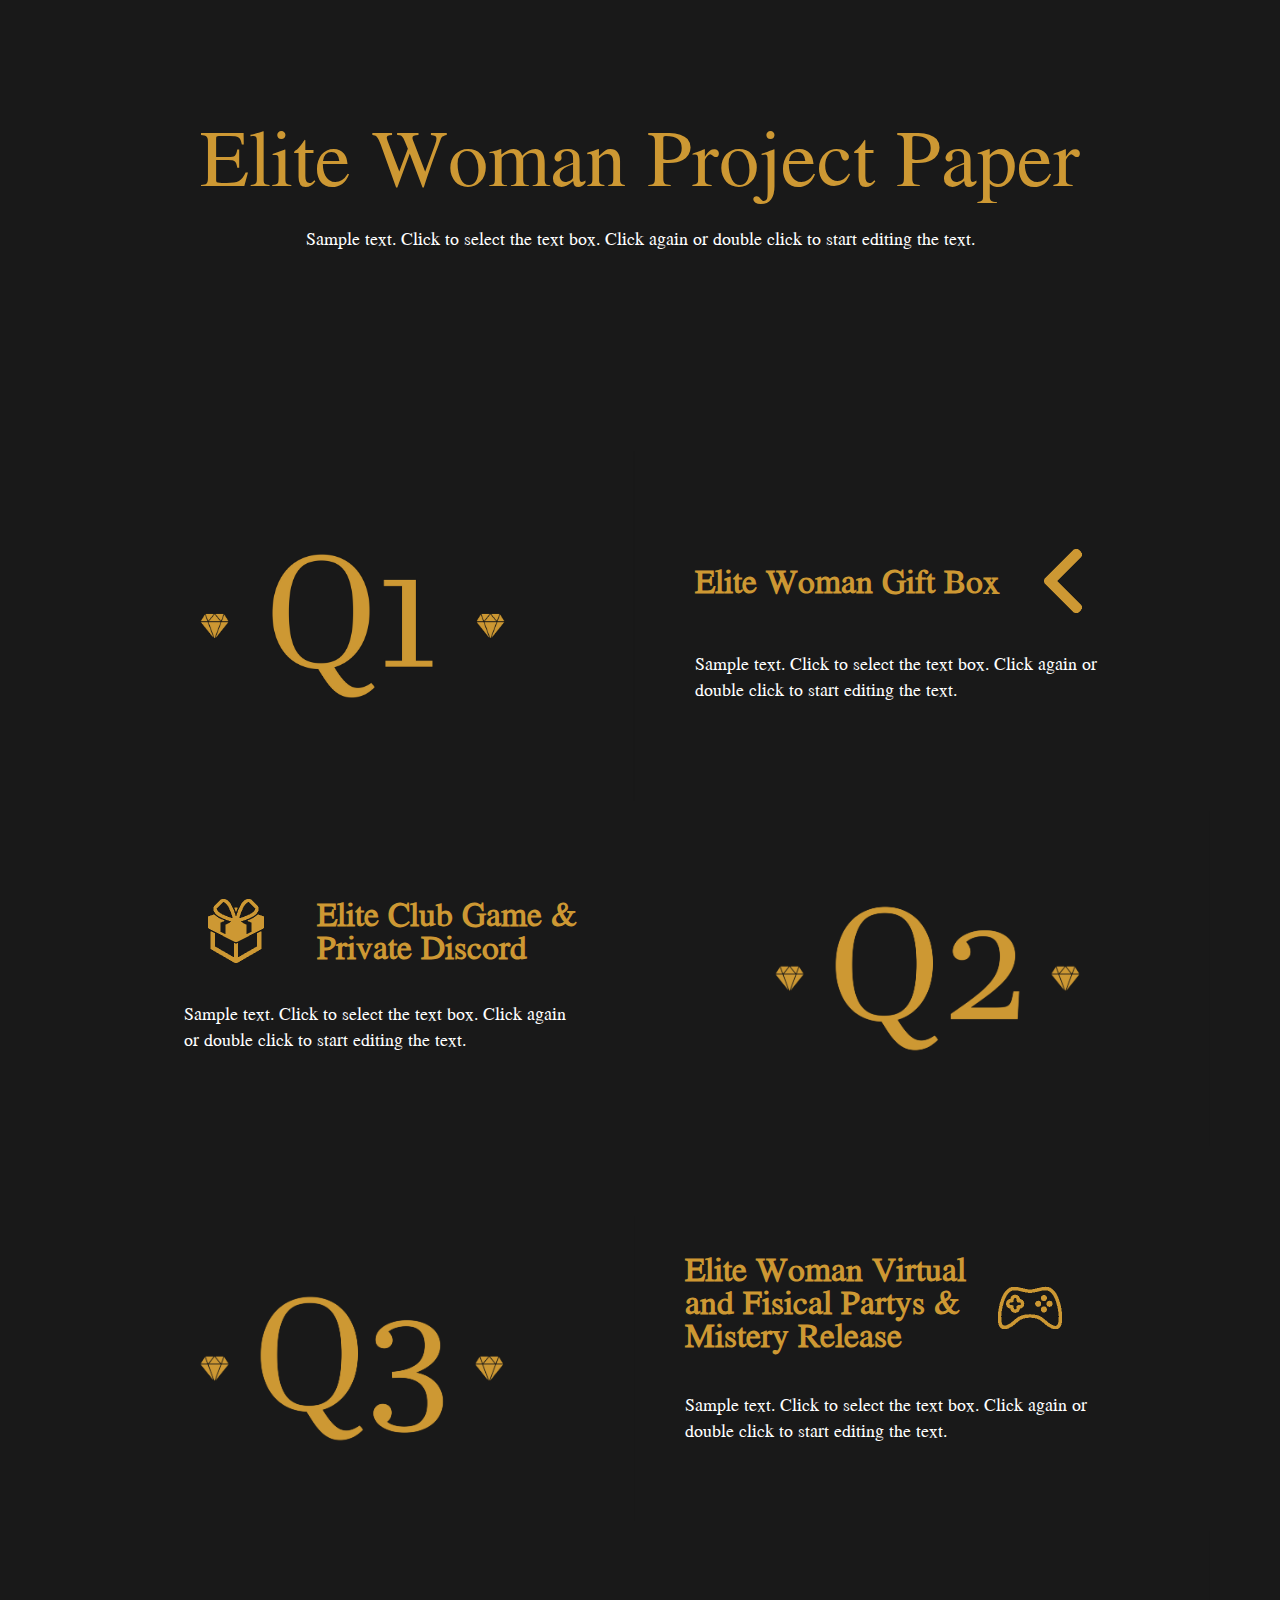
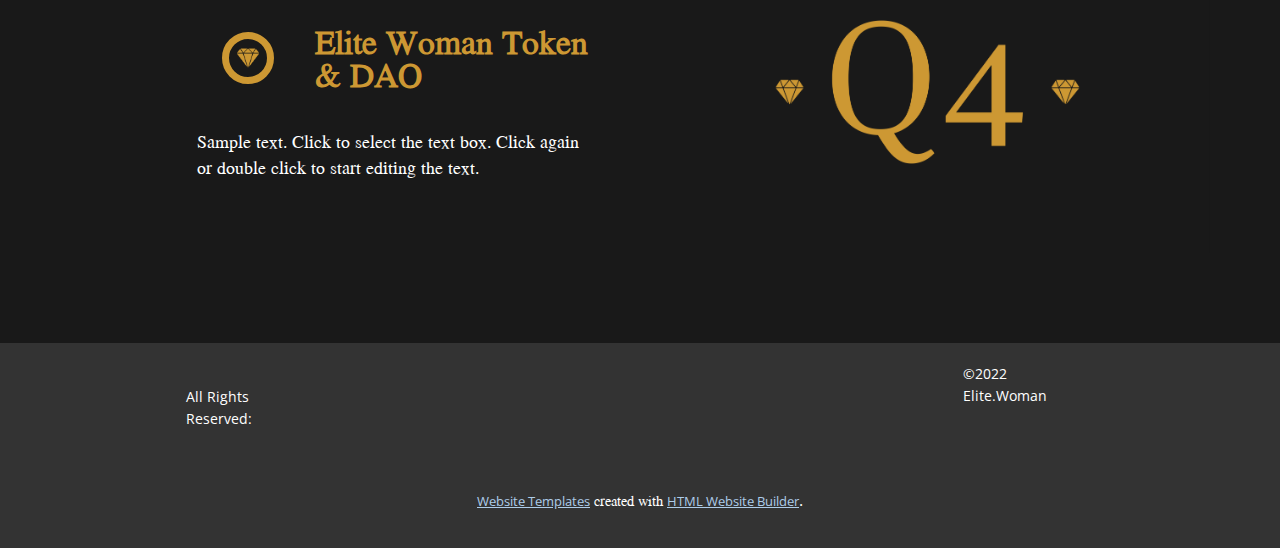
<file: Page-1.html>
<!DOCTYPE html>
<html style="font-size: 16px;">
  <head>
    <meta name="viewport" content="width=device-width, initial-scale=1.0">
    <meta charset="utf-8">
    <meta name="keywords" content="Elite Woman Project Paper, Elite Woman​ Gift Box, Elite Club Game &amp;amp; Private Discord, ​Elite Woman Virtual and Fisical Partys &amp;amp; Mistery Release, ​Elite Woman Token &amp;amp; DAO">
    <meta name="description" content="">
    <meta name="page_type" content="np-template-header-footer-from-plugin">
    <title>Page 1</title>
    <link rel="stylesheet" href="nicepage.css" media="screen">
<link rel="stylesheet" href="Page-1.css" media="screen">
    <script class="u-script" type="text/javascript" src="jquery.js" defer=""></script>
    <script class="u-script" type="text/javascript" src="nicepage.js" defer=""></script>
    <meta name="generator" content="Nicepage 4.3.3, nicepage.com">
    <link id="u-theme-google-font" rel="stylesheet" href="https://fonts.googleapis.com/css?family=Roboto:100,100i,300,300i,400,400i,500,500i,700,700i,900,900i|Open+Sans:300,300i,400,400i,600,600i,700,700i,800,800i">
    <link id="u-page-google-font" rel="stylesheet" href="https://fonts.googleapis.com/css?family=Open+Sans:300,300i,400,400i,600,600i,700,700i,800,800i|Jomolhari:400">
    
    
    
    
    <script type="application/ld+json">{
		"@context": "http://schema.org",
		"@type": "Organization",
		"name": "Elite Woman"
}</script>
    <meta name="theme-color" content="#478ac9">
    <meta property="og:title" content="Page 1">
    <meta property="og:type" content="website">
  </head>
  <body class="u-body">
    <section class="u-clearfix u-custom-color-4 u-section-1" id="sec-a235">
      <div class="u-clearfix u-sheet u-sheet-1">
        <h1 class="u-custom-font u-text u-text-custom-color-2 u-text-default u-text-1">Elite Woman Project Paper</h1>
        <p class="u-text u-text-default u-text-2">Sample text. Click to select the text box. Click again or double click to start editing the text.</p>
      </div>
    </section>
    <section class="u-clearfix u-custom-color-4 u-section-2" id="sec-4737">
      <div class="u-clearfix u-sheet u-valign-middle u-sheet-1">
        <div class="u-clearfix u-expanded-width u-gutter-10 u-layout-wrap u-layout-wrap-1">
          <div class="u-layout">
            <div class="u-layout-col">
              <div class="u-size-30">
                <div class="u-layout-row">
                  <div class="u-container-style u-image u-layout-cell u-left-cell u-size-30 u-image-1" src="" data-image-width="5334" data-image-height="5334">
                    <div class="u-container-layout u-valign-bottom u-container-layout-1"></div>
                  </div>
                  <div class="u-align-left u-container-style u-layout-cell u-right-cell u-size-30 u-layout-cell-2">
                    <div class="u-container-layout u-container-layout-2">
                      <h2 class="u-text u-text-custom-color-2 u-text-1">Elite Woman​ Gift Box</h2><span class="u-file-icon u-icon u-icon-rectangle u-text-custom-color-2 u-icon-1"><img src="images/1.png" alt=""></span>
                      <p class="u-text u-text-2">Sample text. Click to select the text box. Click again or double click to start editing the text.</p>
                    </div>
                  </div>
                </div>
              </div>
              <div class="u-size-30">
                <div class="u-layout-row">
                  <div class="u-align-left u-container-style u-layout-cell u-left-cell u-size-30 u-layout-cell-3">
                    <div class="u-container-layout u-container-layout-3">
                      <h2 class="u-text u-text-custom-color-2 u-text-3">Elite Club Game &amp; Private Discord</h2><span class="u-file-icon u-icon u-text-custom-color-2 u-icon-2"><img src="images/2.png" alt=""></span>
                      <p class="u-text u-text-4">Sample text. Click to select the text box. Click again or double click to start editing the text.</p>
                    </div>
                  </div>
                  <div class="u-container-style u-image u-layout-cell u-right-cell u-size-30 u-image-2" src="" data-image-width="5334" data-image-height="5334">
                    <div class="u-container-layout u-valign-middle u-container-layout-4"></div>
                  </div>
                </div>
              </div>
            </div>
          </div>
        </div>
      </div>
    </section>
    <section class="u-clearfix u-custom-color-4 u-section-3" id="sec-3fd0">
      <div class="u-clearfix u-sheet u-sheet-1">
        <div class="u-clearfix u-expanded-width u-gutter-10 u-layout-wrap u-layout-wrap-1">
          <div class="u-layout">
            <div class="u-layout-col">
              <div class="u-size-30">
                <div class="u-layout-row">
                  <div class="u-container-style u-image u-layout-cell u-left-cell u-size-30 u-image-1" src="" data-image-width="5334" data-image-height="5334">
                    <div class="u-container-layout u-valign-middle u-container-layout-1"></div>
                  </div>
                  <div class="u-align-left u-container-style u-layout-cell u-right-cell u-size-30 u-layout-cell-2">
                    <div class="u-container-layout u-container-layout-2">
                      <h2 class="u-text u-text-custom-color-2 u-text-1"> Elite Woman Virtual and Fisical Partys &amp; Mistery Release</h2><span class="u-file-icon u-icon u-text-custom-color-2 u-icon-1"><img src="images/3.png" alt=""></span>
                      <p class="u-text u-text-2">Sample text. Click to select the text box. Click again or double click to start editing the text.</p>
                    </div>
                  </div>
                </div>
              </div>
              <div class="u-size-30">
                <div class="u-layout-row">
                  <div class="u-align-left u-container-style u-layout-cell u-left-cell u-size-30 u-layout-cell-3">
                    <div class="u-container-layout u-container-layout-3">
                      <h2 class="u-text u-text-custom-color-2 u-text-3"> Elite Woman Token &amp; DAO</h2><span class="u-border-7 u-border-custom-color-2 u-file-icon u-icon u-icon-circle u-spacing-8 u-text-custom-color-2 u-icon-2"><img src="images/4.png" alt=""></span>
                      <p class="u-text u-text-4">Sample text. Click to select the text box. Click again or double click to start editing the text.</p>
                    </div>
                  </div>
                  <div class="u-container-style u-image u-layout-cell u-right-cell u-size-30 u-image-2" src="" data-image-width="5334" data-image-height="5334">
                    <div class="u-container-layout u-valign-middle u-container-layout-4"></div>
                  </div>
                </div>
              </div>
            </div>
          </div>
        </div>
      </div>
    </section>
    
    
    <footer class="u-align-center u-clearfix u-footer u-grey-80 u-footer" id="sec-dc50"><div class="u-clearfix u-sheet u-sheet-1">
        <p class="u-align-right u-small-text u-text u-text-variant u-text-1">©2022 Elite.Woman<br>
        </p>
        <p class="u-align-left u-small-text u-text u-text-variant u-text-2">All Rights Reserved:<br>
        </p>
      </div></footer>
    <section class="u-backlink u-clearfix u-grey-80">
      <a class="u-link" href="https://nicepage.com/website-templates" target="_blank">
        <span>Website Templates</span>
      </a>
      <p class="u-text">
        <span>created with</span>
      </p>
      <a class="u-link" href="https://nicepage.com/html-website-builder" target="_blank">
        <span>HTML Website Builder</span>
      </a>. 
    </section>
  </body>
</html>
</file>
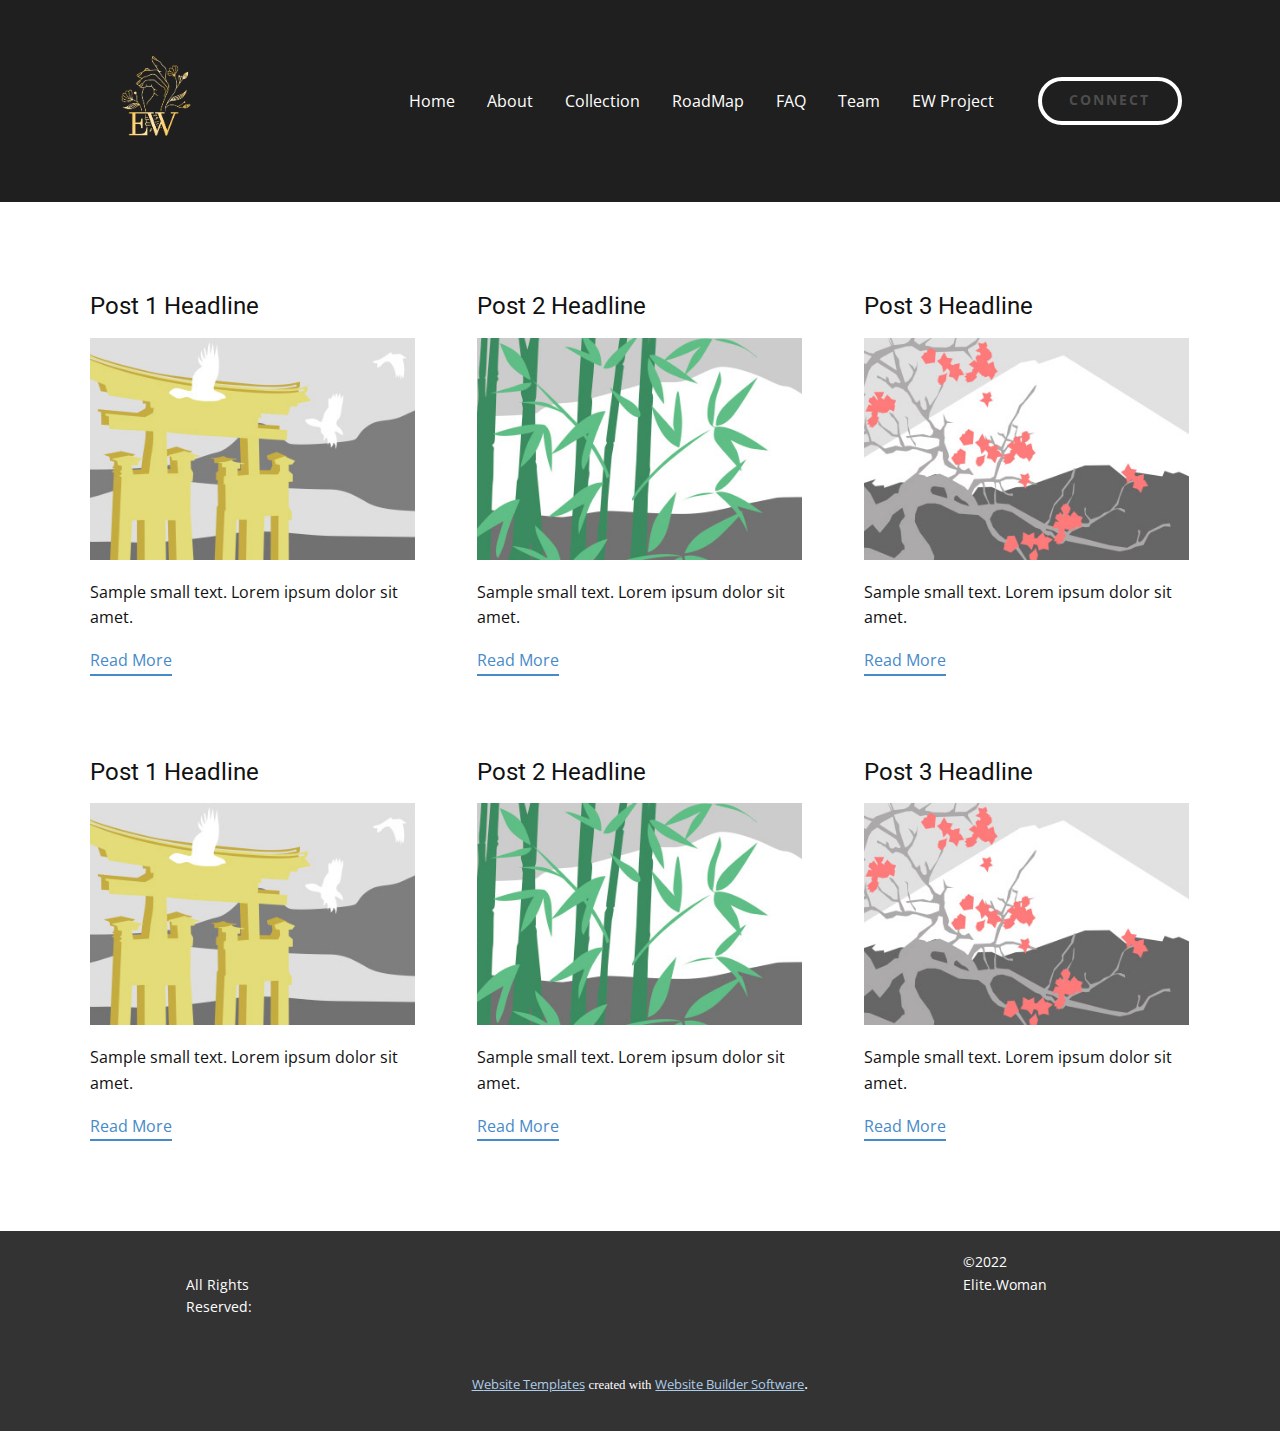
<file: blog/blog.html>
<html style="font-size: 16px;" lang="en"><head>
    <meta name="viewport" content="width=device-width, initial-scale=1.0">
    <meta charset="utf-8">
    <meta name="keywords" content="">
    <meta name="description" content="">
    <meta name="page_type" content="np-template-header-footer-from-plugin">
    <title>Blog Template</title>
    <link rel="stylesheet" href="../nicepage.css" media="screen">
<link rel="stylesheet" href="../Blog-Template.css" media="screen">
    <script class="u-script" type="text/javascript" src="../jquery.js" defer=""></script>
    <script class="u-script" type="text/javascript" src="../nicepage.js" defer=""></script>
    <meta name="generator" content="Nicepage 4.3.3, nicepage.com">
    <link rel="icon" href="../images/favicon2.png">
    <link id="u-theme-google-font" rel="stylesheet" href="https://fonts.googleapis.com/css?family=Roboto:100,100i,300,300i,400,400i,500,500i,700,700i,900,900i|Open+Sans:300,300i,400,400i,600,600i,700,700i,800,800i">
    <link id="u-page-google-font" rel="stylesheet" href="https://fonts.googleapis.com/css?family=Open+Sans:300,300i,400,400i,600,600i,700,700i,800,800i">
    
    
    <script type="application/ld+json">{
		"@context": "http://schema.org",
		"@type": "Organization",
		"name": "Elite Woman",
		"logo": "images/logo_EWpngcopiar.png"
}</script>
    <meta name="theme-color" content="#478ac9">
  </head>
  <body class="u-body"><header class="u-clearfix u-custom-color-1 u-header u-header" id="sec-18c4"><div class="u-clearfix u-sheet u-sheet-1">
        <a href="https://nicepage.com" class="u-image u-logo u-image-1" data-image-width="1600" data-image-height="1600">
          <img src="../images/logo_EWpngcopiar.png" class="u-logo-image u-logo-image-1">
        </a>
        <a href="../Home.html" data-page-id="1318501" class="u-active-custom-color-1 u-border-4 u-border-active-white u-border-hover-white u-border-white u-btn u-btn-round u-button-style u-custom-color-1 u-hover-custom-color-1 u-radius-50 u-text-active-white u-text-grey-70 u-text-hover-grey-75 u-btn-1">CONNECT</a>
        <nav class="u-menu u-menu-dropdown u-offcanvas u-menu-1" data-position="">
          <div class="menu-collapse u-custom-font u-font-open-sans" style="font-size: 1rem; letter-spacing: 0px;">
            <a class="u-button-style u-custom-left-right-menu-spacing u-custom-padding-bottom u-custom-text-active-color u-custom-text-hover-color u-custom-top-bottom-menu-spacing u-nav-link u-text-active-palette-1-base u-text-hover-palette-2-base" href="#">
              <svg class="u-svg-link" viewBox="0 0 24 24"><use xmlns:xlink="http://www.w3.org/1999/xlink" xlink:href="#menu-hamburger"></use></svg>
              <svg class="u-svg-content" version="1.1" id="menu-hamburger" viewBox="0 0 16 16" x="0px" y="0px" xmlns:xlink="http://www.w3.org/1999/xlink" xmlns="http://www.w3.org/2000/svg"><g><rect y="1" width="16" height="2"></rect><rect y="7" width="16" height="2"></rect><rect y="13" width="16" height="2"></rect>
</g></svg>
            </a>
          </div>
          <div class="u-custom-menu u-nav-container">
            <ul class="u-custom-font u-font-open-sans u-nav u-unstyled u-nav-1"><li class="u-nav-item"><a class="u-button-style u-nav-link u-text-active-custom-color-2 u-text-hover-palette-3-dark-2" href="../Home.html" style="padding: 10px 16px;">Home</a>
</li><li class="u-nav-item"><a class="u-button-style u-nav-link u-text-active-custom-color-2 u-text-hover-palette-3-dark-2" href="../Home.html#carousel_6530" data-page-id="1318501" style="padding: 10px 16px;">About</a>
</li><li class="u-nav-item"><a class="u-button-style u-nav-link u-text-active-custom-color-2 u-text-hover-palette-3-dark-2" href="../Home.html#carousel_2d57" data-page-id="1318501" style="padding: 10px 16px;">Collection</a>
</li><li class="u-nav-item"><a class="u-button-style u-nav-link u-text-active-custom-color-2 u-text-hover-palette-3-dark-2" href="../Home.html#carousel_9b8b" data-page-id="1318501" style="padding: 10px 16px;">RoadMap</a>
</li><li class="u-nav-item"><a class="u-button-style u-nav-link u-text-active-custom-color-2 u-text-hover-palette-3-dark-2" href="../Home.html#carousel_de1f" data-page-id="1318501" style="padding: 10px 16px;">FAQ</a>
</li><li class="u-nav-item"><a class="u-button-style u-nav-link u-text-active-custom-color-2 u-text-hover-palette-3-dark-2" href="../Home.html#carousel_924a" data-page-id="1318501" style="padding: 10px 16px;">Team</a>
</li><li class="u-nav-item"><a class="u-button-style u-nav-link u-text-active-custom-color-2 u-text-hover-palette-3-dark-2" href="../EW-Project.html" style="padding: 10px 16px;">EW Project</a>
</li></ul>
          </div>
          <div class="u-custom-menu u-nav-container-collapse">
            <div class="u-black u-container-style u-inner-container-layout u-opacity u-opacity-95 u-sidenav">
              <div class="u-inner-container-layout u-sidenav-overflow">
                <div class="u-menu-close"></div>
                <ul class="u-align-center u-nav u-popupmenu-items u-unstyled u-nav-2"><li class="u-nav-item"><a class="u-button-style u-nav-link" href="../Home.html" style="padding: 10px 16px;">Home</a>
</li><li class="u-nav-item"><a class="u-button-style u-nav-link" href="../Home.html#carousel_6530" data-page-id="1318501" style="padding: 10px 16px;">About</a>
</li><li class="u-nav-item"><a class="u-button-style u-nav-link" href="../Home.html#carousel_2d57" data-page-id="1318501" style="padding: 10px 16px;">Collection</a>
</li><li class="u-nav-item"><a class="u-button-style u-nav-link" href="../Home.html#carousel_9b8b" data-page-id="1318501" style="padding: 10px 16px;">RoadMap</a>
</li><li class="u-nav-item"><a class="u-button-style u-nav-link" href="../Home.html#carousel_de1f" data-page-id="1318501" style="padding: 10px 16px;">FAQ</a>
</li><li class="u-nav-item"><a class="u-button-style u-nav-link" href="../Home.html#carousel_924a" data-page-id="1318501" style="padding: 10px 16px;">Team</a>
</li><li class="u-nav-item"><a class="u-button-style u-nav-link" href="../EW-Project.html" style="padding: 10px 16px;">EW Project</a>
</li></ul>
              </div>
            </div>
            <div class="u-black u-menu-overlay u-opacity u-opacity-70"></div>
          </div>
        </nav>
      </div></header>
    <section class="u-clearfix u-section-1" id="sec-dcb6">
      <div class="u-clearfix u-sheet u-valign-middle u-sheet-1"><!--blog--><!--blog_options_json--><!--{"type":"Recent","source":"","tags":"","count":""}--><!--/blog_options_json-->
        <div class="u-blog u-expanded-width u-repeater u-repeater-1"><!--blog_post-->
          <div class="u-blog-post u-container-style u-repeater-item u-white u-repeater-item-1">
            <div class="u-container-layout u-similar-container u-valign-top u-container-layout-1"><!--blog_post_header-->
              <h4 class="u-blog-control u-text u-text-1">
                <a class="u-post-header-link" href="../blog/post-5.html"><!--blog_post_header_content-->Post 1 Headline<!--/blog_post_header_content--></a>
              </h4><!--/blog_post_header--><!--blog_post_image-->
              <a class="u-post-header-link" href="../blog/post-5.html"><img alt="" class="u-blog-control u-expanded-width u-image u-image-default u-image-1" src="[data-uri]"></a><!--/blog_post_image--><!--blog_post_content-->
              <div class="u-blog-control u-post-content u-text u-text-2 fr-view">Sample small text. Lorem ipsum dolor sit amet.</div><!--/blog_post_content--><!--blog_post_readmore-->
              <a href="../blog/post-5.html" class="u-blog-control u-border-2 u-border-palette-1-base u-btn u-btn-rectangle u-button-style u-none u-btn-1"><!--blog_post_readmore_content--><!--options_json--><!--{"content":"","defaultValue":"Read More"}--><!--/options_json-->Read More<!--/blog_post_readmore_content--></a><!--/blog_post_readmore-->
            </div>
          </div><div class="u-blog-post u-container-style u-repeater-item u-video-cover u-white">
            <div class="u-container-layout u-similar-container u-valign-top u-container-layout-2"><!--blog_post_header-->
              <h4 class="u-blog-control u-text u-text-3">
                <a class="u-post-header-link" href="../blog/post-4.html"><!--blog_post_header_content-->Post 2 Headline<!--/blog_post_header_content--></a>
              </h4><!--/blog_post_header--><!--blog_post_image-->
              <a class="u-post-header-link" href="../blog/post-4.html"><img alt="" class="u-blog-control u-expanded-width u-image u-image-default u-image-2" src="[data-uri]"></a><!--/blog_post_image--><!--blog_post_content-->
              <div class="u-blog-control u-post-content u-text u-text-4 fr-view">Sample small text. Lorem ipsum dolor sit amet.</div><!--/blog_post_content--><!--blog_post_readmore-->
              <a href="../blog/post-4.html" class="u-blog-control u-border-2 u-border-palette-1-base u-btn u-btn-rectangle u-button-style u-none u-btn-2"><!--blog_post_readmore_content--><!--options_json--><!--{"content":"","defaultValue":"Read More"}--><!--/options_json-->Read More<!--/blog_post_readmore_content--></a><!--/blog_post_readmore-->
            </div>
          </div><div class="u-blog-post u-container-style u-repeater-item u-video-cover u-white">
            <div class="u-container-layout u-similar-container u-valign-top u-container-layout-3"><!--blog_post_header-->
              <h4 class="u-blog-control u-text u-text-5">
                <a class="u-post-header-link" href="../blog/post-3.html"><!--blog_post_header_content-->Post 3 Headline<!--/blog_post_header_content--></a>
              </h4><!--/blog_post_header--><!--blog_post_image-->
              <a class="u-post-header-link" href="../blog/post-3.html"><img alt="" class="u-blog-control u-expanded-width u-image u-image-default u-image-3" src="[data-uri]"></a><!--/blog_post_image--><!--blog_post_content-->
              <div class="u-blog-control u-post-content u-text u-text-6 fr-view">Sample small text. Lorem ipsum dolor sit amet.</div><!--/blog_post_content--><!--blog_post_readmore-->
              <a href="../blog/post-3.html" class="u-blog-control u-border-2 u-border-palette-1-base u-btn u-btn-rectangle u-button-style u-none u-btn-3"><!--blog_post_readmore_content--><!--options_json--><!--{"content":"","defaultValue":"Read More"}--><!--/options_json-->Read More<!--/blog_post_readmore_content--></a><!--/blog_post_readmore-->
            </div>
          </div><div class="u-blog-post u-container-style u-repeater-item u-white u-repeater-item-1">
            <div class="u-container-layout u-similar-container u-valign-top u-container-layout-1"><!--blog_post_header-->
              <h4 class="u-blog-control u-text u-text-1">
                <a class="u-post-header-link" href="../blog/post-2.html"><!--blog_post_header_content-->Post 1 Headline<!--/blog_post_header_content--></a>
              </h4><!--/blog_post_header--><!--blog_post_image-->
              <a class="u-post-header-link" href="../blog/post-2.html"><img alt="" class="u-blog-control u-expanded-width u-image u-image-default u-image-1" src="[data-uri]"></a><!--/blog_post_image--><!--blog_post_content-->
              <div class="u-blog-control u-post-content u-text u-text-2 fr-view">Sample small text. Lorem ipsum dolor sit amet.</div><!--/blog_post_content--><!--blog_post_readmore-->
              <a href="../blog/post-2.html" class="u-blog-control u-border-2 u-border-palette-1-base u-btn u-btn-rectangle u-button-style u-none u-btn-1"><!--blog_post_readmore_content--><!--options_json--><!--{"content":"","defaultValue":"Read More"}--><!--/options_json-->Read More<!--/blog_post_readmore_content--></a><!--/blog_post_readmore-->
            </div>
          </div><div class="u-blog-post u-container-style u-repeater-item u-video-cover u-white">
            <div class="u-container-layout u-similar-container u-valign-top u-container-layout-2"><!--blog_post_header-->
              <h4 class="u-blog-control u-text u-text-3">
                <a class="u-post-header-link" href="../blog/post-1.html"><!--blog_post_header_content-->Post 2 Headline<!--/blog_post_header_content--></a>
              </h4><!--/blog_post_header--><!--blog_post_image-->
              <a class="u-post-header-link" href="../blog/post-1.html"><img alt="" class="u-blog-control u-expanded-width u-image u-image-default u-image-2" src="[data-uri]"></a><!--/blog_post_image--><!--blog_post_content-->
              <div class="u-blog-control u-post-content u-text u-text-4 fr-view">Sample small text. Lorem ipsum dolor sit amet.</div><!--/blog_post_content--><!--blog_post_readmore-->
              <a href="../blog/post-1.html" class="u-blog-control u-border-2 u-border-palette-1-base u-btn u-btn-rectangle u-button-style u-none u-btn-2"><!--blog_post_readmore_content--><!--options_json--><!--{"content":"","defaultValue":"Read More"}--><!--/options_json-->Read More<!--/blog_post_readmore_content--></a><!--/blog_post_readmore-->
            </div>
          </div><div class="u-blog-post u-container-style u-repeater-item u-video-cover u-white">
            <div class="u-container-layout u-similar-container u-valign-top u-container-layout-3"><!--blog_post_header-->
              <h4 class="u-blog-control u-text u-text-5">
                <a class="u-post-header-link" href="../blog/post.html"><!--blog_post_header_content-->Post 3 Headline<!--/blog_post_header_content--></a>
              </h4><!--/blog_post_header--><!--blog_post_image-->
              <a class="u-post-header-link" href="../blog/post.html"><img alt="" class="u-blog-control u-expanded-width u-image u-image-default u-image-3" src="[data-uri]"></a><!--/blog_post_image--><!--blog_post_content-->
              <div class="u-blog-control u-post-content u-text u-text-6 fr-view">Sample small text. Lorem ipsum dolor sit amet.</div><!--/blog_post_content--><!--blog_post_readmore-->
              <a href="../blog/post.html" class="u-blog-control u-border-2 u-border-palette-1-base u-btn u-btn-rectangle u-button-style u-none u-btn-3"><!--blog_post_readmore_content--><!--options_json--><!--{"content":"","defaultValue":"Read More"}--><!--/options_json-->Read More<!--/blog_post_readmore_content--></a><!--/blog_post_readmore-->
            </div>
          </div><!--/blog_post--><!--blog_post-->
          <!--/blog_post--><!--blog_post-->
          <!--/blog_post-->
        </div><!--/blog-->
      </div>
    </section>
    
    
    <footer class="u-align-center u-clearfix u-footer u-grey-80 u-footer" id="sec-dc50"><div class="u-clearfix u-sheet u-sheet-1">
        <p class="u-align-right u-small-text u-text u-text-variant u-text-1">©2022 Elite.Woman<br>
        </p>
        <p class="u-align-left u-small-text u-text u-text-variant u-text-2">All Rights Reserved:<br>
        </p>
      </div></footer>
    <section class="u-backlink u-clearfix u-grey-80">
      <a class="u-link" href="https://nicepage.com/website-templates" target="_blank">
        <span>Website Templates</span>
      </a>
      <p class="u-text">
        <span>created with</span>
      </p>
      <a class="u-link" href="" target="_blank">
        <span>Website Builder Software</span>
      </a>. 
    </section>
  
</body></html>
</file>
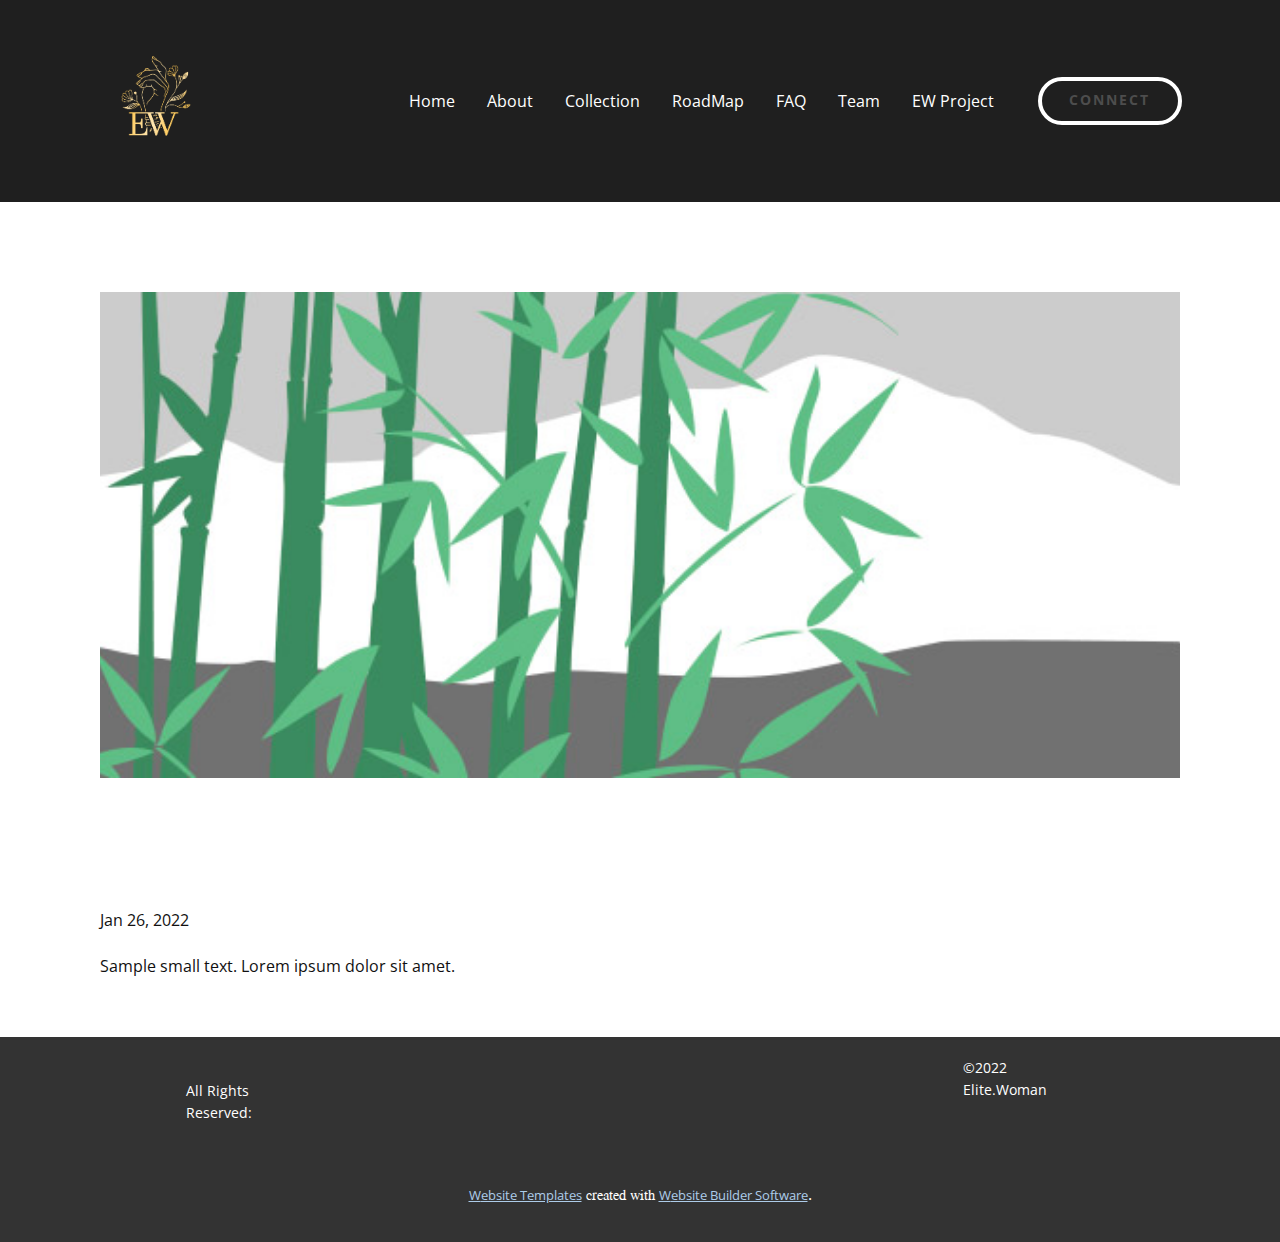
<file: blog/post-1.html>
<!doctype html>
<html style="font-size: 16px;" lang="en"><head>
    <meta name="viewport" content="width=device-width, initial-scale=1.0">
    <meta charset="utf-8">
    <meta name="keywords" content="Post 1 Headline">
    <meta name="description" content="">
    <meta name="page_type" content="np-template-header-footer-from-plugin">
    <title>Post 2 Headline</title>
    <link rel="stylesheet" href="../nicepage.css" media="screen">
<link rel="stylesheet" href="../Post-Template.css" media="screen">
    <script class="u-script" type="text/javascript" src="../jquery.js" defer=""></script>
    <script class="u-script" type="text/javascript" src="../nicepage.js" defer=""></script>
    <meta name="generator" content="Nicepage 4.3.3, nicepage.com">
    <link rel="icon" href="../images/favicon2.png">
    <link id="u-theme-google-font" rel="stylesheet" href="https://fonts.googleapis.com/css?family=Roboto:100,100i,300,300i,400,400i,500,500i,700,700i,900,900i|Open+Sans:300,300i,400,400i,600,600i,700,700i,800,800i">
    <link id="u-page-google-font" rel="stylesheet" href="https://fonts.googleapis.com/css?family=Open+Sans:300,300i,400,400i,600,600i,700,700i,800,800i|Jomolhari:400">
    
    
    <script type="application/ld+json">{
		"@context": "http://schema.org",
		"@type": "Organization",
		"name": "Elite Woman",
		"logo": "images/logo_EWpngcopiar.png"
}</script>
    <meta name="theme-color" content="#478ac9">
  </head>
  <body class="u-body"><header class="u-clearfix u-custom-color-1 u-header u-header" id="sec-18c4"><div class="u-clearfix u-sheet u-sheet-1">
        <a href="https://nicepage.com" class="u-image u-logo u-image-1" data-image-width="1600" data-image-height="1600">
          <img src="../images/logo_EWpngcopiar.png" class="u-logo-image u-logo-image-1">
        </a>
        <a href="../Home.html" data-page-id="1318501" class="u-active-custom-color-1 u-border-4 u-border-active-white u-border-hover-white u-border-white u-btn u-btn-round u-button-style u-custom-color-1 u-hover-custom-color-1 u-radius-50 u-text-active-white u-text-grey-70 u-text-hover-grey-75 u-btn-1">CONNECT</a>
        <nav class="u-menu u-menu-dropdown u-offcanvas u-menu-1" data-position="">
          <div class="menu-collapse u-custom-font u-font-open-sans" style="font-size: 1rem; letter-spacing: 0px;">
            <a class="u-button-style u-custom-left-right-menu-spacing u-custom-padding-bottom u-custom-text-active-color u-custom-text-hover-color u-custom-top-bottom-menu-spacing u-nav-link u-text-active-palette-1-base u-text-hover-palette-2-base" href="#">
              <svg class="u-svg-link" viewBox="0 0 24 24"><use xmlns:xlink="http://www.w3.org/1999/xlink" xlink:href="#menu-hamburger"></use></svg>
              <svg class="u-svg-content" version="1.1" id="menu-hamburger" viewBox="0 0 16 16" x="0px" y="0px" xmlns:xlink="http://www.w3.org/1999/xlink" xmlns="http://www.w3.org/2000/svg"><g><rect y="1" width="16" height="2"></rect><rect y="7" width="16" height="2"></rect><rect y="13" width="16" height="2"></rect>
</g></svg>
            </a>
          </div>
          <div class="u-custom-menu u-nav-container">
            <ul class="u-custom-font u-font-open-sans u-nav u-unstyled u-nav-1"><li class="u-nav-item"><a class="u-button-style u-nav-link u-text-active-custom-color-2 u-text-hover-palette-3-dark-2" href="../Home.html" style="padding: 10px 16px;">Home</a>
</li><li class="u-nav-item"><a class="u-button-style u-nav-link u-text-active-custom-color-2 u-text-hover-palette-3-dark-2" href="../Home.html#carousel_6530" data-page-id="1318501" style="padding: 10px 16px;">About</a>
</li><li class="u-nav-item"><a class="u-button-style u-nav-link u-text-active-custom-color-2 u-text-hover-palette-3-dark-2" href="../Home.html#carousel_2d57" data-page-id="1318501" style="padding: 10px 16px;">Collection</a>
</li><li class="u-nav-item"><a class="u-button-style u-nav-link u-text-active-custom-color-2 u-text-hover-palette-3-dark-2" href="../Home.html#carousel_9b8b" data-page-id="1318501" style="padding: 10px 16px;">RoadMap</a>
</li><li class="u-nav-item"><a class="u-button-style u-nav-link u-text-active-custom-color-2 u-text-hover-palette-3-dark-2" href="../Home.html#carousel_de1f" data-page-id="1318501" style="padding: 10px 16px;">FAQ</a>
</li><li class="u-nav-item"><a class="u-button-style u-nav-link u-text-active-custom-color-2 u-text-hover-palette-3-dark-2" href="../Home.html#carousel_924a" data-page-id="1318501" style="padding: 10px 16px;">Team</a>
</li><li class="u-nav-item"><a class="u-button-style u-nav-link u-text-active-custom-color-2 u-text-hover-palette-3-dark-2" href="../EW-Project.html" style="padding: 10px 16px;">EW Project</a>
</li></ul>
          </div>
          <div class="u-custom-menu u-nav-container-collapse">
            <div class="u-black u-container-style u-inner-container-layout u-opacity u-opacity-95 u-sidenav">
              <div class="u-inner-container-layout u-sidenav-overflow">
                <div class="u-menu-close"></div>
                <ul class="u-align-center u-nav u-popupmenu-items u-unstyled u-nav-2"><li class="u-nav-item"><a class="u-button-style u-nav-link" href="../Home.html" style="padding: 10px 16px;">Home</a>
</li><li class="u-nav-item"><a class="u-button-style u-nav-link" href="../Home.html#carousel_6530" data-page-id="1318501" style="padding: 10px 16px;">About</a>
</li><li class="u-nav-item"><a class="u-button-style u-nav-link" href="../Home.html#carousel_2d57" data-page-id="1318501" style="padding: 10px 16px;">Collection</a>
</li><li class="u-nav-item"><a class="u-button-style u-nav-link" href="../Home.html#carousel_9b8b" data-page-id="1318501" style="padding: 10px 16px;">RoadMap</a>
</li><li class="u-nav-item"><a class="u-button-style u-nav-link" href="../Home.html#carousel_de1f" data-page-id="1318501" style="padding: 10px 16px;">FAQ</a>
</li><li class="u-nav-item"><a class="u-button-style u-nav-link" href="../Home.html#carousel_924a" data-page-id="1318501" style="padding: 10px 16px;">Team</a>
</li><li class="u-nav-item"><a class="u-button-style u-nav-link" href="../EW-Project.html" style="padding: 10px 16px;">EW Project</a>
</li></ul>
              </div>
            </div>
            <div class="u-black u-menu-overlay u-opacity u-opacity-70"></div>
          </div>
        </nav>
      </div></header>
    <section class="u-align-center u-clearfix u-section-1" id="sec-daef">
      <div class="u-clearfix u-sheet u-valign-middle-md u-valign-middle-sm u-valign-middle-xs u-sheet-1"><!--post_details--><!--post_details_options_json--><!--{"source":""}--><!--/post_details_options_json--><!--blog_post-->
        <div class="u-container-style u-expanded-width u-post-details u-post-details-1">
          <div class="u-container-layout u-valign-middle u-container-layout-1"><!--blog_post_image-->
            <img alt="" class="u-blog-control u-expanded-width u-image u-image-default u-image-1" src="[data-uri]"><!--/blog_post_image--><!--blog_post_header-->
            <h2 class="u-blog-control u-text u-text-1">Post 2 Headline</h2><!--/blog_post_header--><!--blog_post_metadata-->
            <div class="u-blog-control u-metadata u-metadata-1"><!--blog_post_metadata_date-->
              <span class="u-meta-date u-meta-icon">Jan 26, 2022</span><!--/blog_post_metadata_date--><!--blog_post_metadata_category-->
              <!--/blog_post_metadata_category--><!--blog_post_metadata_comments-->
              <!--/blog_post_metadata_comments-->
            </div><!--/blog_post_metadata--><!--blog_post_content-->
            <div class="u-align-justify u-blog-control u-post-content u-text u-text-2 fr-view">
  Sample small text. Lorem ipsum dolor sit amet.
  </div><!--/blog_post_content-->
          </div>
        </div><!--/blog_post--><!--/post_details-->
      </div>
    </section>
    
    
    <footer class="u-align-center u-clearfix u-footer u-grey-80 u-footer" id="sec-dc50"><div class="u-clearfix u-sheet u-sheet-1">
        <p class="u-align-right u-small-text u-text u-text-variant u-text-1">©2022 Elite.Woman<br>
        </p>
        <p class="u-align-left u-small-text u-text u-text-variant u-text-2">All Rights Reserved:<br>
        </p>
      </div></footer>
    <section class="u-backlink u-clearfix u-grey-80">
      <a class="u-link" href="https://nicepage.com/website-templates" target="_blank">
        <span>Website Templates</span>
      </a>
      <p class="u-text">
        <span>created with</span>
      </p>
      <a class="u-link" href="" target="_blank">
        <span>Website Builder Software</span>
      </a>. 
    </section>
  
</body></html>
</file>
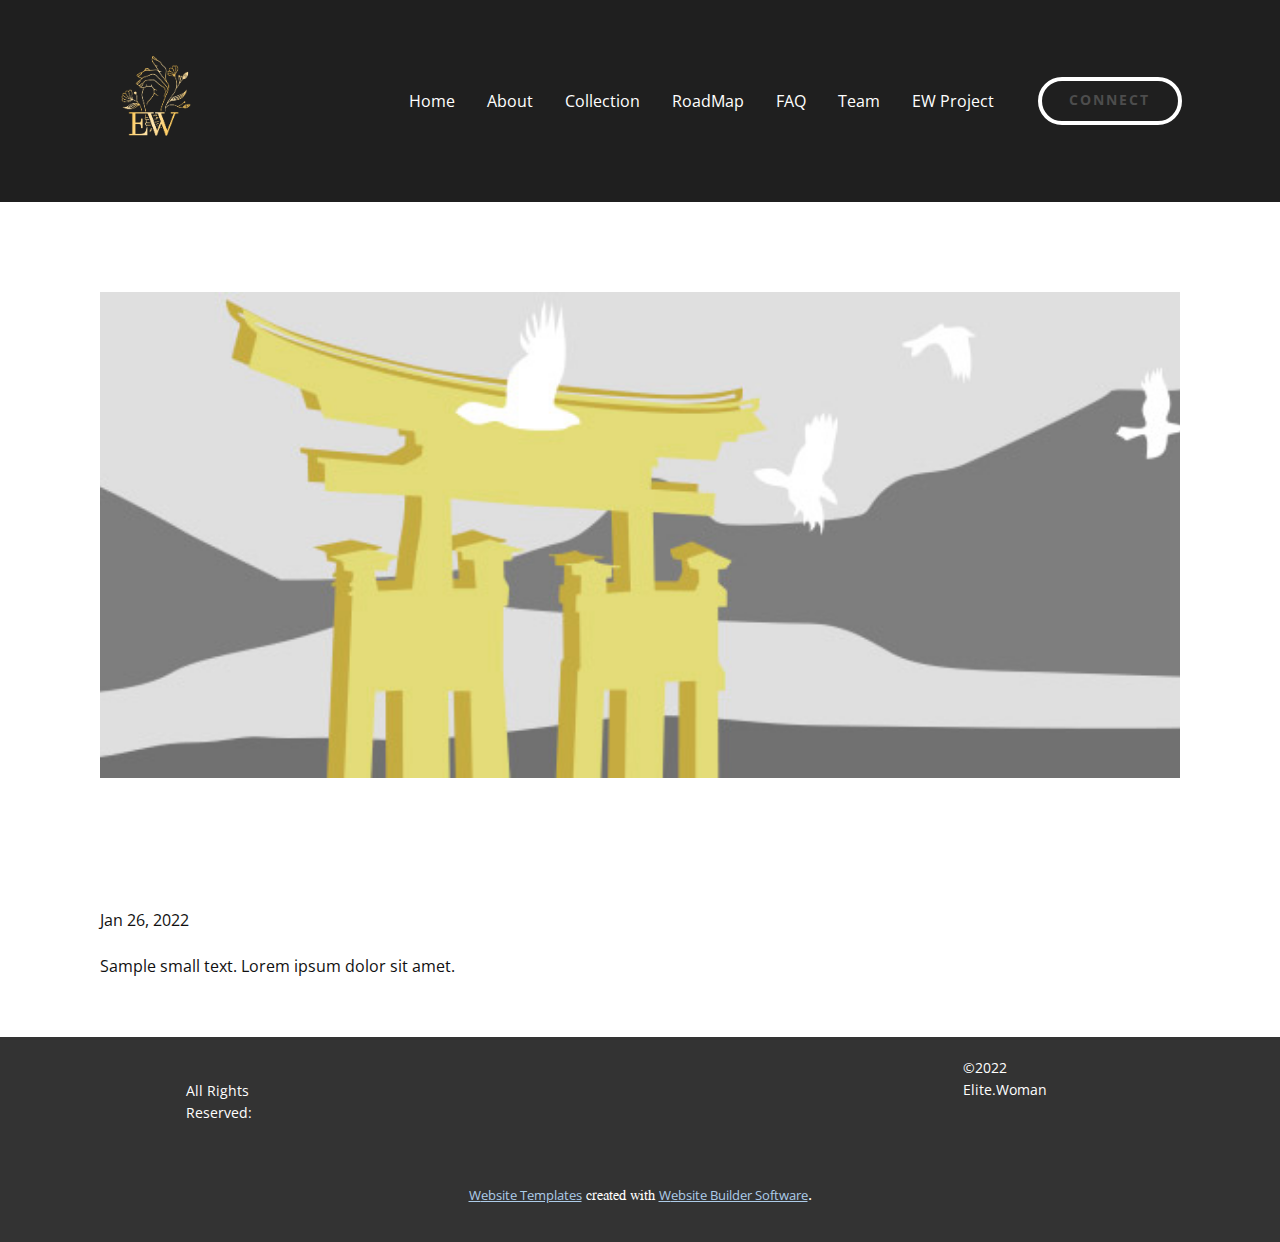
<file: blog/post-2.html>
<!doctype html>
<html style="font-size: 16px;" lang="en"><head>
    <meta name="viewport" content="width=device-width, initial-scale=1.0">
    <meta charset="utf-8">
    <meta name="keywords" content="Post 1 Headline">
    <meta name="description" content="">
    <meta name="page_type" content="np-template-header-footer-from-plugin">
    <title>Post 3 Headline</title>
    <link rel="stylesheet" href="../nicepage.css" media="screen">
<link rel="stylesheet" href="../Post-Template.css" media="screen">
    <script class="u-script" type="text/javascript" src="../jquery.js" defer=""></script>
    <script class="u-script" type="text/javascript" src="../nicepage.js" defer=""></script>
    <meta name="generator" content="Nicepage 4.3.3, nicepage.com">
    <link rel="icon" href="../images/favicon2.png">
    <link id="u-theme-google-font" rel="stylesheet" href="https://fonts.googleapis.com/css?family=Roboto:100,100i,300,300i,400,400i,500,500i,700,700i,900,900i|Open+Sans:300,300i,400,400i,600,600i,700,700i,800,800i">
    <link id="u-page-google-font" rel="stylesheet" href="https://fonts.googleapis.com/css?family=Open+Sans:300,300i,400,400i,600,600i,700,700i,800,800i|Jomolhari:400">
    
    
    <script type="application/ld+json">{
		"@context": "http://schema.org",
		"@type": "Organization",
		"name": "Elite Woman",
		"logo": "images/logo_EWpngcopiar.png"
}</script>
    <meta name="theme-color" content="#478ac9">
  </head>
  <body class="u-body"><header class="u-clearfix u-custom-color-1 u-header u-header" id="sec-18c4"><div class="u-clearfix u-sheet u-sheet-1">
        <a href="https://nicepage.com" class="u-image u-logo u-image-1" data-image-width="1600" data-image-height="1600">
          <img src="../images/logo_EWpngcopiar.png" class="u-logo-image u-logo-image-1">
        </a>
        <a href="../Home.html" data-page-id="1318501" class="u-active-custom-color-1 u-border-4 u-border-active-white u-border-hover-white u-border-white u-btn u-btn-round u-button-style u-custom-color-1 u-hover-custom-color-1 u-radius-50 u-text-active-white u-text-grey-70 u-text-hover-grey-75 u-btn-1">CONNECT</a>
        <nav class="u-menu u-menu-dropdown u-offcanvas u-menu-1" data-position="">
          <div class="menu-collapse u-custom-font u-font-open-sans" style="font-size: 1rem; letter-spacing: 0px;">
            <a class="u-button-style u-custom-left-right-menu-spacing u-custom-padding-bottom u-custom-text-active-color u-custom-text-hover-color u-custom-top-bottom-menu-spacing u-nav-link u-text-active-palette-1-base u-text-hover-palette-2-base" href="#">
              <svg class="u-svg-link" viewBox="0 0 24 24"><use xmlns:xlink="http://www.w3.org/1999/xlink" xlink:href="#menu-hamburger"></use></svg>
              <svg class="u-svg-content" version="1.1" id="menu-hamburger" viewBox="0 0 16 16" x="0px" y="0px" xmlns:xlink="http://www.w3.org/1999/xlink" xmlns="http://www.w3.org/2000/svg"><g><rect y="1" width="16" height="2"></rect><rect y="7" width="16" height="2"></rect><rect y="13" width="16" height="2"></rect>
</g></svg>
            </a>
          </div>
          <div class="u-custom-menu u-nav-container">
            <ul class="u-custom-font u-font-open-sans u-nav u-unstyled u-nav-1"><li class="u-nav-item"><a class="u-button-style u-nav-link u-text-active-custom-color-2 u-text-hover-palette-3-dark-2" href="../Home.html" style="padding: 10px 16px;">Home</a>
</li><li class="u-nav-item"><a class="u-button-style u-nav-link u-text-active-custom-color-2 u-text-hover-palette-3-dark-2" href="../Home.html#carousel_6530" data-page-id="1318501" style="padding: 10px 16px;">About</a>
</li><li class="u-nav-item"><a class="u-button-style u-nav-link u-text-active-custom-color-2 u-text-hover-palette-3-dark-2" href="../Home.html#carousel_2d57" data-page-id="1318501" style="padding: 10px 16px;">Collection</a>
</li><li class="u-nav-item"><a class="u-button-style u-nav-link u-text-active-custom-color-2 u-text-hover-palette-3-dark-2" href="../Home.html#carousel_9b8b" data-page-id="1318501" style="padding: 10px 16px;">RoadMap</a>
</li><li class="u-nav-item"><a class="u-button-style u-nav-link u-text-active-custom-color-2 u-text-hover-palette-3-dark-2" href="../Home.html#carousel_de1f" data-page-id="1318501" style="padding: 10px 16px;">FAQ</a>
</li><li class="u-nav-item"><a class="u-button-style u-nav-link u-text-active-custom-color-2 u-text-hover-palette-3-dark-2" href="../Home.html#carousel_924a" data-page-id="1318501" style="padding: 10px 16px;">Team</a>
</li><li class="u-nav-item"><a class="u-button-style u-nav-link u-text-active-custom-color-2 u-text-hover-palette-3-dark-2" href="../EW-Project.html" style="padding: 10px 16px;">EW Project</a>
</li></ul>
          </div>
          <div class="u-custom-menu u-nav-container-collapse">
            <div class="u-black u-container-style u-inner-container-layout u-opacity u-opacity-95 u-sidenav">
              <div class="u-inner-container-layout u-sidenav-overflow">
                <div class="u-menu-close"></div>
                <ul class="u-align-center u-nav u-popupmenu-items u-unstyled u-nav-2"><li class="u-nav-item"><a class="u-button-style u-nav-link" href="../Home.html" style="padding: 10px 16px;">Home</a>
</li><li class="u-nav-item"><a class="u-button-style u-nav-link" href="../Home.html#carousel_6530" data-page-id="1318501" style="padding: 10px 16px;">About</a>
</li><li class="u-nav-item"><a class="u-button-style u-nav-link" href="../Home.html#carousel_2d57" data-page-id="1318501" style="padding: 10px 16px;">Collection</a>
</li><li class="u-nav-item"><a class="u-button-style u-nav-link" href="../Home.html#carousel_9b8b" data-page-id="1318501" style="padding: 10px 16px;">RoadMap</a>
</li><li class="u-nav-item"><a class="u-button-style u-nav-link" href="../Home.html#carousel_de1f" data-page-id="1318501" style="padding: 10px 16px;">FAQ</a>
</li><li class="u-nav-item"><a class="u-button-style u-nav-link" href="../Home.html#carousel_924a" data-page-id="1318501" style="padding: 10px 16px;">Team</a>
</li><li class="u-nav-item"><a class="u-button-style u-nav-link" href="../EW-Project.html" style="padding: 10px 16px;">EW Project</a>
</li></ul>
              </div>
            </div>
            <div class="u-black u-menu-overlay u-opacity u-opacity-70"></div>
          </div>
        </nav>
      </div></header>
    <section class="u-align-center u-clearfix u-section-1" id="sec-daef">
      <div class="u-clearfix u-sheet u-valign-middle-md u-valign-middle-sm u-valign-middle-xs u-sheet-1"><!--post_details--><!--post_details_options_json--><!--{"source":""}--><!--/post_details_options_json--><!--blog_post-->
        <div class="u-container-style u-expanded-width u-post-details u-post-details-1">
          <div class="u-container-layout u-valign-middle u-container-layout-1"><!--blog_post_image-->
            <img alt="" class="u-blog-control u-expanded-width u-image u-image-default u-image-1" src="[data-uri]"><!--/blog_post_image--><!--blog_post_header-->
            <h2 class="u-blog-control u-text u-text-1">Post 3 Headline</h2><!--/blog_post_header--><!--blog_post_metadata-->
            <div class="u-blog-control u-metadata u-metadata-1"><!--blog_post_metadata_date-->
              <span class="u-meta-date u-meta-icon">Jan 26, 2022</span><!--/blog_post_metadata_date--><!--blog_post_metadata_category-->
              <!--/blog_post_metadata_category--><!--blog_post_metadata_comments-->
              <!--/blog_post_metadata_comments-->
            </div><!--/blog_post_metadata--><!--blog_post_content-->
            <div class="u-align-justify u-blog-control u-post-content u-text u-text-2 fr-view">
  Sample small text. Lorem ipsum dolor sit amet.
  </div><!--/blog_post_content-->
          </div>
        </div><!--/blog_post--><!--/post_details-->
      </div>
    </section>
    
    
    <footer class="u-align-center u-clearfix u-footer u-grey-80 u-footer" id="sec-dc50"><div class="u-clearfix u-sheet u-sheet-1">
        <p class="u-align-right u-small-text u-text u-text-variant u-text-1">©2022 Elite.Woman<br>
        </p>
        <p class="u-align-left u-small-text u-text u-text-variant u-text-2">All Rights Reserved:<br>
        </p>
      </div></footer>
    <section class="u-backlink u-clearfix u-grey-80">
      <a class="u-link" href="https://nicepage.com/website-templates" target="_blank">
        <span>Website Templates</span>
      </a>
      <p class="u-text">
        <span>created with</span>
      </p>
      <a class="u-link" href="" target="_blank">
        <span>Website Builder Software</span>
      </a>. 
    </section>
  
</body></html>
</file>
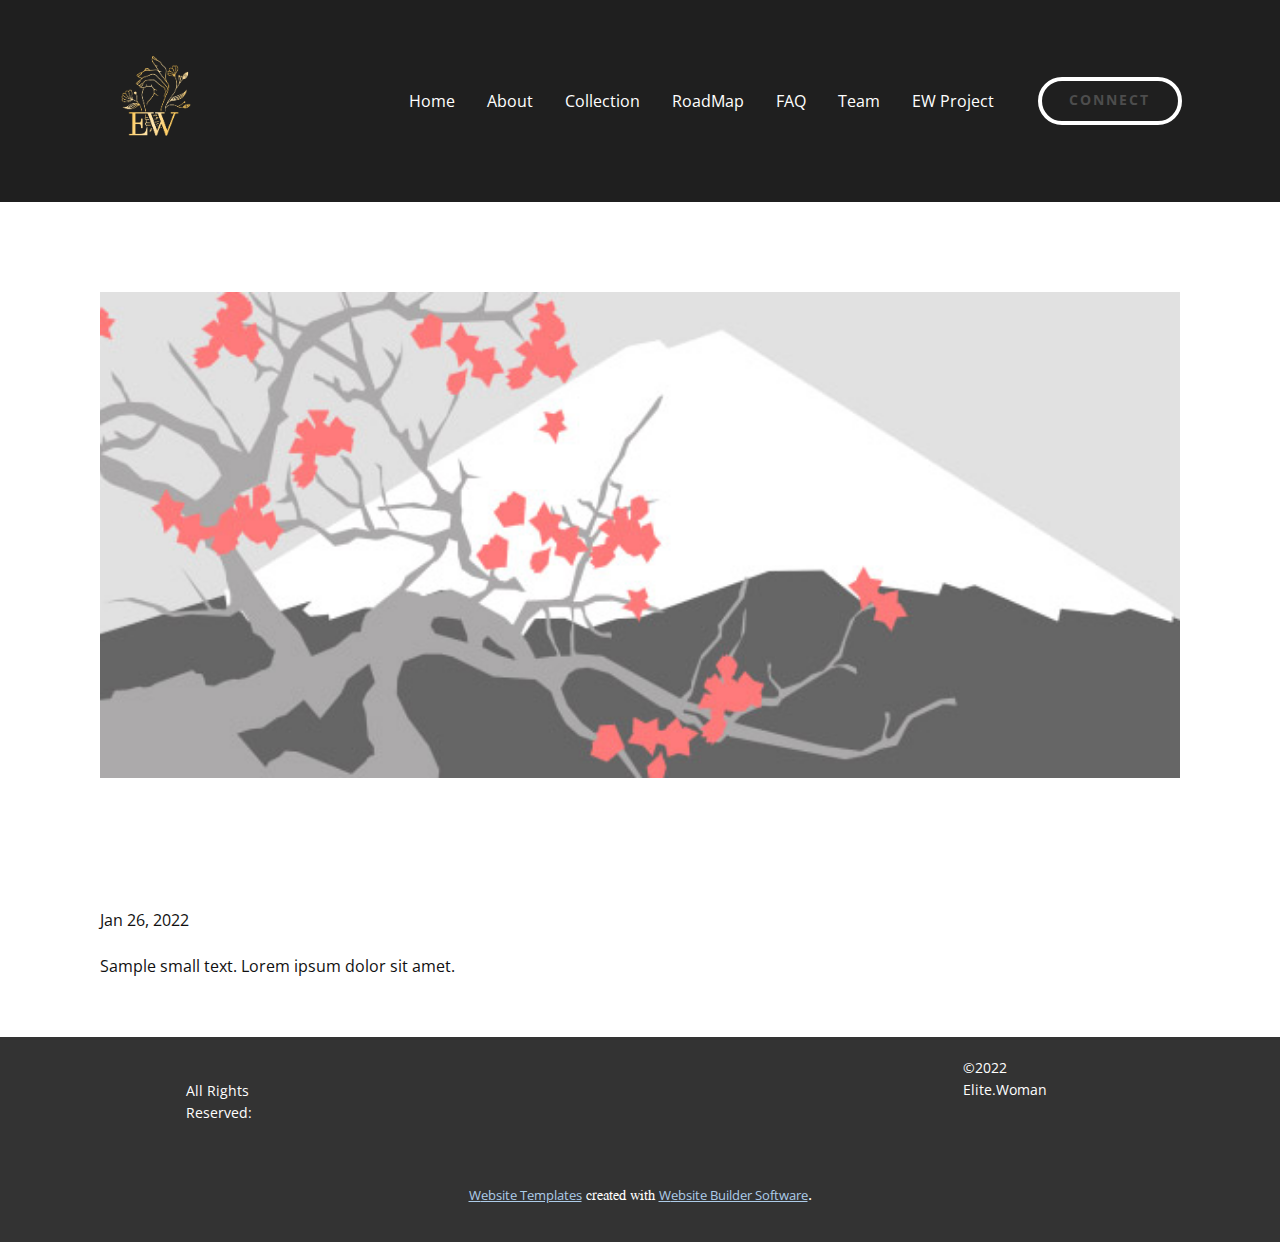
<file: blog/post-3.html>
<!doctype html>
<html style="font-size: 16px;" lang="en"><head>
    <meta name="viewport" content="width=device-width, initial-scale=1.0">
    <meta charset="utf-8">
    <meta name="keywords" content="Post 1 Headline">
    <meta name="description" content="">
    <meta name="page_type" content="np-template-header-footer-from-plugin">
    <title>Post 4 Headline</title>
    <link rel="stylesheet" href="../nicepage.css" media="screen">
<link rel="stylesheet" href="../Post-Template.css" media="screen">
    <script class="u-script" type="text/javascript" src="../jquery.js" defer=""></script>
    <script class="u-script" type="text/javascript" src="../nicepage.js" defer=""></script>
    <meta name="generator" content="Nicepage 4.3.3, nicepage.com">
    <link rel="icon" href="../images/favicon2.png">
    <link id="u-theme-google-font" rel="stylesheet" href="https://fonts.googleapis.com/css?family=Roboto:100,100i,300,300i,400,400i,500,500i,700,700i,900,900i|Open+Sans:300,300i,400,400i,600,600i,700,700i,800,800i">
    <link id="u-page-google-font" rel="stylesheet" href="https://fonts.googleapis.com/css?family=Open+Sans:300,300i,400,400i,600,600i,700,700i,800,800i|Jomolhari:400">
    
    
    <script type="application/ld+json">{
		"@context": "http://schema.org",
		"@type": "Organization",
		"name": "Elite Woman",
		"logo": "images/logo_EWpngcopiar.png"
}</script>
    <meta name="theme-color" content="#478ac9">
  </head>
  <body class="u-body"><header class="u-clearfix u-custom-color-1 u-header u-header" id="sec-18c4"><div class="u-clearfix u-sheet u-sheet-1">
        <a href="https://nicepage.com" class="u-image u-logo u-image-1" data-image-width="1600" data-image-height="1600">
          <img src="../images/logo_EWpngcopiar.png" class="u-logo-image u-logo-image-1">
        </a>
        <a href="../Home.html" data-page-id="1318501" class="u-active-custom-color-1 u-border-4 u-border-active-white u-border-hover-white u-border-white u-btn u-btn-round u-button-style u-custom-color-1 u-hover-custom-color-1 u-radius-50 u-text-active-white u-text-grey-70 u-text-hover-grey-75 u-btn-1">CONNECT</a>
        <nav class="u-menu u-menu-dropdown u-offcanvas u-menu-1" data-position="">
          <div class="menu-collapse u-custom-font u-font-open-sans" style="font-size: 1rem; letter-spacing: 0px;">
            <a class="u-button-style u-custom-left-right-menu-spacing u-custom-padding-bottom u-custom-text-active-color u-custom-text-hover-color u-custom-top-bottom-menu-spacing u-nav-link u-text-active-palette-1-base u-text-hover-palette-2-base" href="#">
              <svg class="u-svg-link" viewBox="0 0 24 24"><use xmlns:xlink="http://www.w3.org/1999/xlink" xlink:href="#menu-hamburger"></use></svg>
              <svg class="u-svg-content" version="1.1" id="menu-hamburger" viewBox="0 0 16 16" x="0px" y="0px" xmlns:xlink="http://www.w3.org/1999/xlink" xmlns="http://www.w3.org/2000/svg"><g><rect y="1" width="16" height="2"></rect><rect y="7" width="16" height="2"></rect><rect y="13" width="16" height="2"></rect>
</g></svg>
            </a>
          </div>
          <div class="u-custom-menu u-nav-container">
            <ul class="u-custom-font u-font-open-sans u-nav u-unstyled u-nav-1"><li class="u-nav-item"><a class="u-button-style u-nav-link u-text-active-custom-color-2 u-text-hover-palette-3-dark-2" href="../Home.html" style="padding: 10px 16px;">Home</a>
</li><li class="u-nav-item"><a class="u-button-style u-nav-link u-text-active-custom-color-2 u-text-hover-palette-3-dark-2" href="../Home.html#carousel_6530" data-page-id="1318501" style="padding: 10px 16px;">About</a>
</li><li class="u-nav-item"><a class="u-button-style u-nav-link u-text-active-custom-color-2 u-text-hover-palette-3-dark-2" href="../Home.html#carousel_2d57" data-page-id="1318501" style="padding: 10px 16px;">Collection</a>
</li><li class="u-nav-item"><a class="u-button-style u-nav-link u-text-active-custom-color-2 u-text-hover-palette-3-dark-2" href="../Home.html#carousel_9b8b" data-page-id="1318501" style="padding: 10px 16px;">RoadMap</a>
</li><li class="u-nav-item"><a class="u-button-style u-nav-link u-text-active-custom-color-2 u-text-hover-palette-3-dark-2" href="../Home.html#carousel_de1f" data-page-id="1318501" style="padding: 10px 16px;">FAQ</a>
</li><li class="u-nav-item"><a class="u-button-style u-nav-link u-text-active-custom-color-2 u-text-hover-palette-3-dark-2" href="../Home.html#carousel_924a" data-page-id="1318501" style="padding: 10px 16px;">Team</a>
</li><li class="u-nav-item"><a class="u-button-style u-nav-link u-text-active-custom-color-2 u-text-hover-palette-3-dark-2" href="../EW-Project.html" style="padding: 10px 16px;">EW Project</a>
</li></ul>
          </div>
          <div class="u-custom-menu u-nav-container-collapse">
            <div class="u-black u-container-style u-inner-container-layout u-opacity u-opacity-95 u-sidenav">
              <div class="u-inner-container-layout u-sidenav-overflow">
                <div class="u-menu-close"></div>
                <ul class="u-align-center u-nav u-popupmenu-items u-unstyled u-nav-2"><li class="u-nav-item"><a class="u-button-style u-nav-link" href="../Home.html" style="padding: 10px 16px;">Home</a>
</li><li class="u-nav-item"><a class="u-button-style u-nav-link" href="../Home.html#carousel_6530" data-page-id="1318501" style="padding: 10px 16px;">About</a>
</li><li class="u-nav-item"><a class="u-button-style u-nav-link" href="../Home.html#carousel_2d57" data-page-id="1318501" style="padding: 10px 16px;">Collection</a>
</li><li class="u-nav-item"><a class="u-button-style u-nav-link" href="../Home.html#carousel_9b8b" data-page-id="1318501" style="padding: 10px 16px;">RoadMap</a>
</li><li class="u-nav-item"><a class="u-button-style u-nav-link" href="../Home.html#carousel_de1f" data-page-id="1318501" style="padding: 10px 16px;">FAQ</a>
</li><li class="u-nav-item"><a class="u-button-style u-nav-link" href="../Home.html#carousel_924a" data-page-id="1318501" style="padding: 10px 16px;">Team</a>
</li><li class="u-nav-item"><a class="u-button-style u-nav-link" href="../EW-Project.html" style="padding: 10px 16px;">EW Project</a>
</li></ul>
              </div>
            </div>
            <div class="u-black u-menu-overlay u-opacity u-opacity-70"></div>
          </div>
        </nav>
      </div></header>
    <section class="u-align-center u-clearfix u-section-1" id="sec-daef">
      <div class="u-clearfix u-sheet u-valign-middle-md u-valign-middle-sm u-valign-middle-xs u-sheet-1"><!--post_details--><!--post_details_options_json--><!--{"source":""}--><!--/post_details_options_json--><!--blog_post-->
        <div class="u-container-style u-expanded-width u-post-details u-post-details-1">
          <div class="u-container-layout u-valign-middle u-container-layout-1"><!--blog_post_image-->
            <img alt="" class="u-blog-control u-expanded-width u-image u-image-default u-image-1" src="[data-uri]"><!--/blog_post_image--><!--blog_post_header-->
            <h2 class="u-blog-control u-text u-text-1">Post 4 Headline</h2><!--/blog_post_header--><!--blog_post_metadata-->
            <div class="u-blog-control u-metadata u-metadata-1"><!--blog_post_metadata_date-->
              <span class="u-meta-date u-meta-icon">Jan 26, 2022</span><!--/blog_post_metadata_date--><!--blog_post_metadata_category-->
              <!--/blog_post_metadata_category--><!--blog_post_metadata_comments-->
              <!--/blog_post_metadata_comments-->
            </div><!--/blog_post_metadata--><!--blog_post_content-->
            <div class="u-align-justify u-blog-control u-post-content u-text u-text-2 fr-view">
  Sample small text. Lorem ipsum dolor sit amet.
  </div><!--/blog_post_content-->
          </div>
        </div><!--/blog_post--><!--/post_details-->
      </div>
    </section>
    
    
    <footer class="u-align-center u-clearfix u-footer u-grey-80 u-footer" id="sec-dc50"><div class="u-clearfix u-sheet u-sheet-1">
        <p class="u-align-right u-small-text u-text u-text-variant u-text-1">©2022 Elite.Woman<br>
        </p>
        <p class="u-align-left u-small-text u-text u-text-variant u-text-2">All Rights Reserved:<br>
        </p>
      </div></footer>
    <section class="u-backlink u-clearfix u-grey-80">
      <a class="u-link" href="https://nicepage.com/website-templates" target="_blank">
        <span>Website Templates</span>
      </a>
      <p class="u-text">
        <span>created with</span>
      </p>
      <a class="u-link" href="" target="_blank">
        <span>Website Builder Software</span>
      </a>. 
    </section>
  
</body></html>
</file>
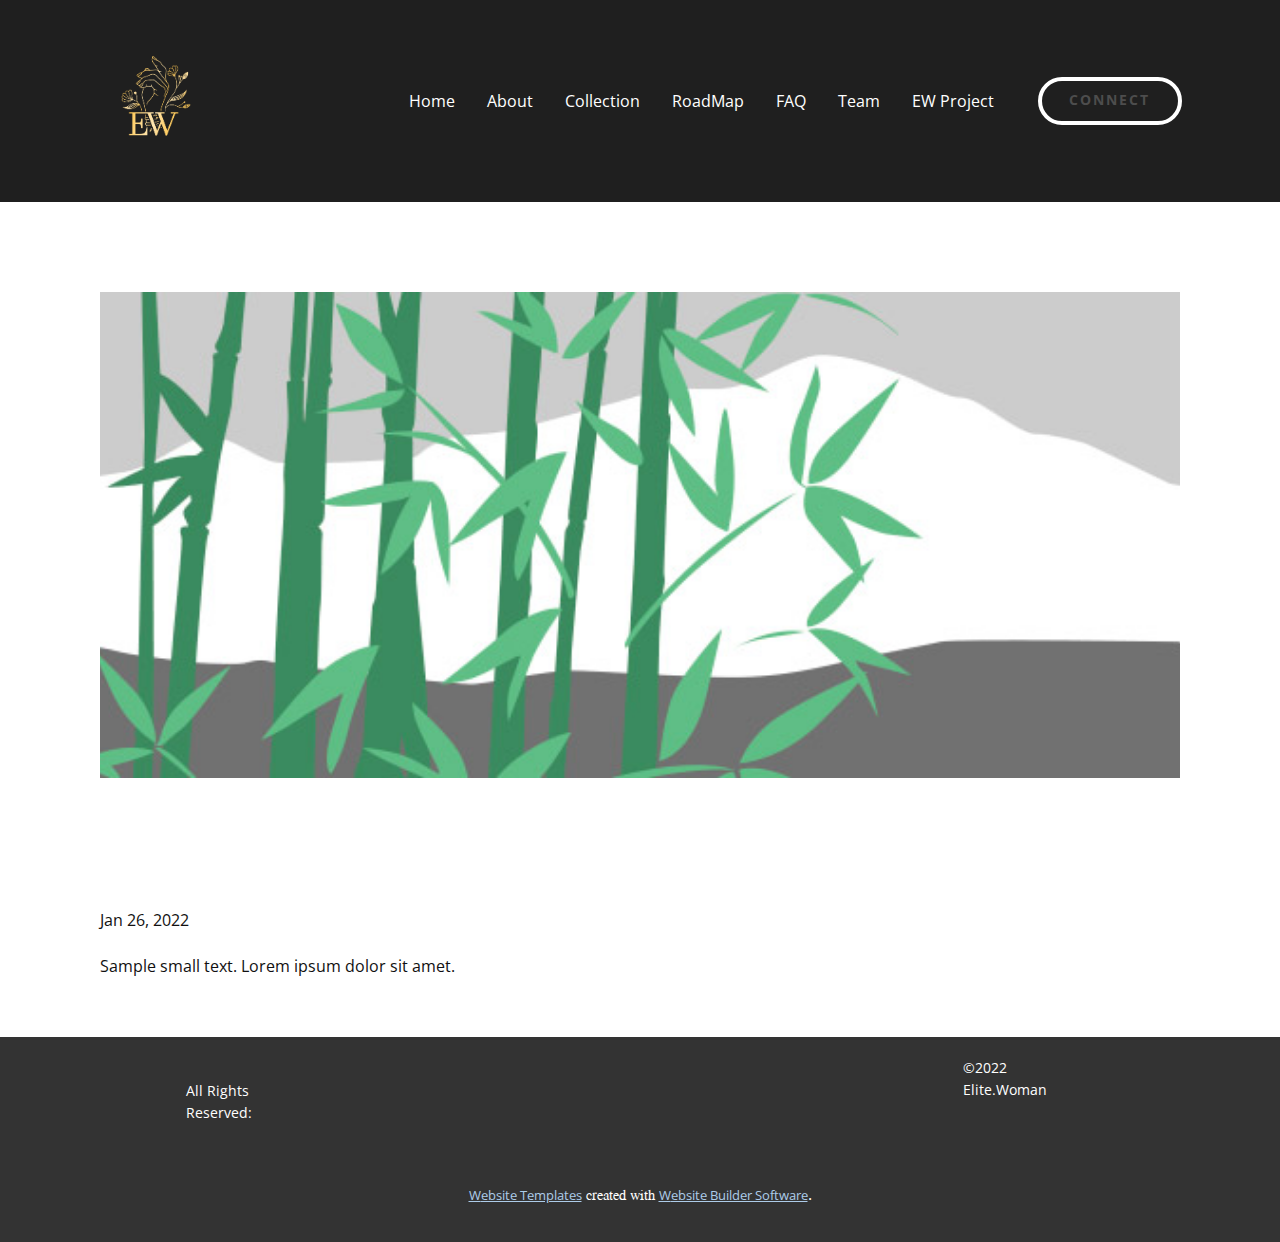
<file: blog/post-4.html>
<!doctype html>
<html style="font-size: 16px;" lang="en"><head>
    <meta name="viewport" content="width=device-width, initial-scale=1.0">
    <meta charset="utf-8">
    <meta name="keywords" content="Post 1 Headline">
    <meta name="description" content="">
    <meta name="page_type" content="np-template-header-footer-from-plugin">
    <title>Post 5 Headline</title>
    <link rel="stylesheet" href="../nicepage.css" media="screen">
<link rel="stylesheet" href="../Post-Template.css" media="screen">
    <script class="u-script" type="text/javascript" src="../jquery.js" defer=""></script>
    <script class="u-script" type="text/javascript" src="../nicepage.js" defer=""></script>
    <meta name="generator" content="Nicepage 4.3.3, nicepage.com">
    <link rel="icon" href="../images/favicon2.png">
    <link id="u-theme-google-font" rel="stylesheet" href="https://fonts.googleapis.com/css?family=Roboto:100,100i,300,300i,400,400i,500,500i,700,700i,900,900i|Open+Sans:300,300i,400,400i,600,600i,700,700i,800,800i">
    <link id="u-page-google-font" rel="stylesheet" href="https://fonts.googleapis.com/css?family=Open+Sans:300,300i,400,400i,600,600i,700,700i,800,800i|Jomolhari:400">
    
    
    <script type="application/ld+json">{
		"@context": "http://schema.org",
		"@type": "Organization",
		"name": "Elite Woman",
		"logo": "images/logo_EWpngcopiar.png"
}</script>
    <meta name="theme-color" content="#478ac9">
  </head>
  <body class="u-body"><header class="u-clearfix u-custom-color-1 u-header u-header" id="sec-18c4"><div class="u-clearfix u-sheet u-sheet-1">
        <a href="https://nicepage.com" class="u-image u-logo u-image-1" data-image-width="1600" data-image-height="1600">
          <img src="../images/logo_EWpngcopiar.png" class="u-logo-image u-logo-image-1">
        </a>
        <a href="../Home.html" data-page-id="1318501" class="u-active-custom-color-1 u-border-4 u-border-active-white u-border-hover-white u-border-white u-btn u-btn-round u-button-style u-custom-color-1 u-hover-custom-color-1 u-radius-50 u-text-active-white u-text-grey-70 u-text-hover-grey-75 u-btn-1">CONNECT</a>
        <nav class="u-menu u-menu-dropdown u-offcanvas u-menu-1" data-position="">
          <div class="menu-collapse u-custom-font u-font-open-sans" style="font-size: 1rem; letter-spacing: 0px;">
            <a class="u-button-style u-custom-left-right-menu-spacing u-custom-padding-bottom u-custom-text-active-color u-custom-text-hover-color u-custom-top-bottom-menu-spacing u-nav-link u-text-active-palette-1-base u-text-hover-palette-2-base" href="#">
              <svg class="u-svg-link" viewBox="0 0 24 24"><use xmlns:xlink="http://www.w3.org/1999/xlink" xlink:href="#menu-hamburger"></use></svg>
              <svg class="u-svg-content" version="1.1" id="menu-hamburger" viewBox="0 0 16 16" x="0px" y="0px" xmlns:xlink="http://www.w3.org/1999/xlink" xmlns="http://www.w3.org/2000/svg"><g><rect y="1" width="16" height="2"></rect><rect y="7" width="16" height="2"></rect><rect y="13" width="16" height="2"></rect>
</g></svg>
            </a>
          </div>
          <div class="u-custom-menu u-nav-container">
            <ul class="u-custom-font u-font-open-sans u-nav u-unstyled u-nav-1"><li class="u-nav-item"><a class="u-button-style u-nav-link u-text-active-custom-color-2 u-text-hover-palette-3-dark-2" href="../Home.html" style="padding: 10px 16px;">Home</a>
</li><li class="u-nav-item"><a class="u-button-style u-nav-link u-text-active-custom-color-2 u-text-hover-palette-3-dark-2" href="../Home.html#carousel_6530" data-page-id="1318501" style="padding: 10px 16px;">About</a>
</li><li class="u-nav-item"><a class="u-button-style u-nav-link u-text-active-custom-color-2 u-text-hover-palette-3-dark-2" href="../Home.html#carousel_2d57" data-page-id="1318501" style="padding: 10px 16px;">Collection</a>
</li><li class="u-nav-item"><a class="u-button-style u-nav-link u-text-active-custom-color-2 u-text-hover-palette-3-dark-2" href="../Home.html#carousel_9b8b" data-page-id="1318501" style="padding: 10px 16px;">RoadMap</a>
</li><li class="u-nav-item"><a class="u-button-style u-nav-link u-text-active-custom-color-2 u-text-hover-palette-3-dark-2" href="../Home.html#carousel_de1f" data-page-id="1318501" style="padding: 10px 16px;">FAQ</a>
</li><li class="u-nav-item"><a class="u-button-style u-nav-link u-text-active-custom-color-2 u-text-hover-palette-3-dark-2" href="../Home.html#carousel_924a" data-page-id="1318501" style="padding: 10px 16px;">Team</a>
</li><li class="u-nav-item"><a class="u-button-style u-nav-link u-text-active-custom-color-2 u-text-hover-palette-3-dark-2" href="../EW-Project.html" style="padding: 10px 16px;">EW Project</a>
</li></ul>
          </div>
          <div class="u-custom-menu u-nav-container-collapse">
            <div class="u-black u-container-style u-inner-container-layout u-opacity u-opacity-95 u-sidenav">
              <div class="u-inner-container-layout u-sidenav-overflow">
                <div class="u-menu-close"></div>
                <ul class="u-align-center u-nav u-popupmenu-items u-unstyled u-nav-2"><li class="u-nav-item"><a class="u-button-style u-nav-link" href="../Home.html" style="padding: 10px 16px;">Home</a>
</li><li class="u-nav-item"><a class="u-button-style u-nav-link" href="../Home.html#carousel_6530" data-page-id="1318501" style="padding: 10px 16px;">About</a>
</li><li class="u-nav-item"><a class="u-button-style u-nav-link" href="../Home.html#carousel_2d57" data-page-id="1318501" style="padding: 10px 16px;">Collection</a>
</li><li class="u-nav-item"><a class="u-button-style u-nav-link" href="../Home.html#carousel_9b8b" data-page-id="1318501" style="padding: 10px 16px;">RoadMap</a>
</li><li class="u-nav-item"><a class="u-button-style u-nav-link" href="../Home.html#carousel_de1f" data-page-id="1318501" style="padding: 10px 16px;">FAQ</a>
</li><li class="u-nav-item"><a class="u-button-style u-nav-link" href="../Home.html#carousel_924a" data-page-id="1318501" style="padding: 10px 16px;">Team</a>
</li><li class="u-nav-item"><a class="u-button-style u-nav-link" href="../EW-Project.html" style="padding: 10px 16px;">EW Project</a>
</li></ul>
              </div>
            </div>
            <div class="u-black u-menu-overlay u-opacity u-opacity-70"></div>
          </div>
        </nav>
      </div></header>
    <section class="u-align-center u-clearfix u-section-1" id="sec-daef">
      <div class="u-clearfix u-sheet u-valign-middle-md u-valign-middle-sm u-valign-middle-xs u-sheet-1"><!--post_details--><!--post_details_options_json--><!--{"source":""}--><!--/post_details_options_json--><!--blog_post-->
        <div class="u-container-style u-expanded-width u-post-details u-post-details-1">
          <div class="u-container-layout u-valign-middle u-container-layout-1"><!--blog_post_image-->
            <img alt="" class="u-blog-control u-expanded-width u-image u-image-default u-image-1" src="[data-uri]"><!--/blog_post_image--><!--blog_post_header-->
            <h2 class="u-blog-control u-text u-text-1">Post 5 Headline</h2><!--/blog_post_header--><!--blog_post_metadata-->
            <div class="u-blog-control u-metadata u-metadata-1"><!--blog_post_metadata_date-->
              <span class="u-meta-date u-meta-icon">Jan 26, 2022</span><!--/blog_post_metadata_date--><!--blog_post_metadata_category-->
              <!--/blog_post_metadata_category--><!--blog_post_metadata_comments-->
              <!--/blog_post_metadata_comments-->
            </div><!--/blog_post_metadata--><!--blog_post_content-->
            <div class="u-align-justify u-blog-control u-post-content u-text u-text-2 fr-view">
  Sample small text. Lorem ipsum dolor sit amet.
  </div><!--/blog_post_content-->
          </div>
        </div><!--/blog_post--><!--/post_details-->
      </div>
    </section>
    
    
    <footer class="u-align-center u-clearfix u-footer u-grey-80 u-footer" id="sec-dc50"><div class="u-clearfix u-sheet u-sheet-1">
        <p class="u-align-right u-small-text u-text u-text-variant u-text-1">©2022 Elite.Woman<br>
        </p>
        <p class="u-align-left u-small-text u-text u-text-variant u-text-2">All Rights Reserved:<br>
        </p>
      </div></footer>
    <section class="u-backlink u-clearfix u-grey-80">
      <a class="u-link" href="https://nicepage.com/website-templates" target="_blank">
        <span>Website Templates</span>
      </a>
      <p class="u-text">
        <span>created with</span>
      </p>
      <a class="u-link" href="" target="_blank">
        <span>Website Builder Software</span>
      </a>. 
    </section>
  
</body></html>
</file>
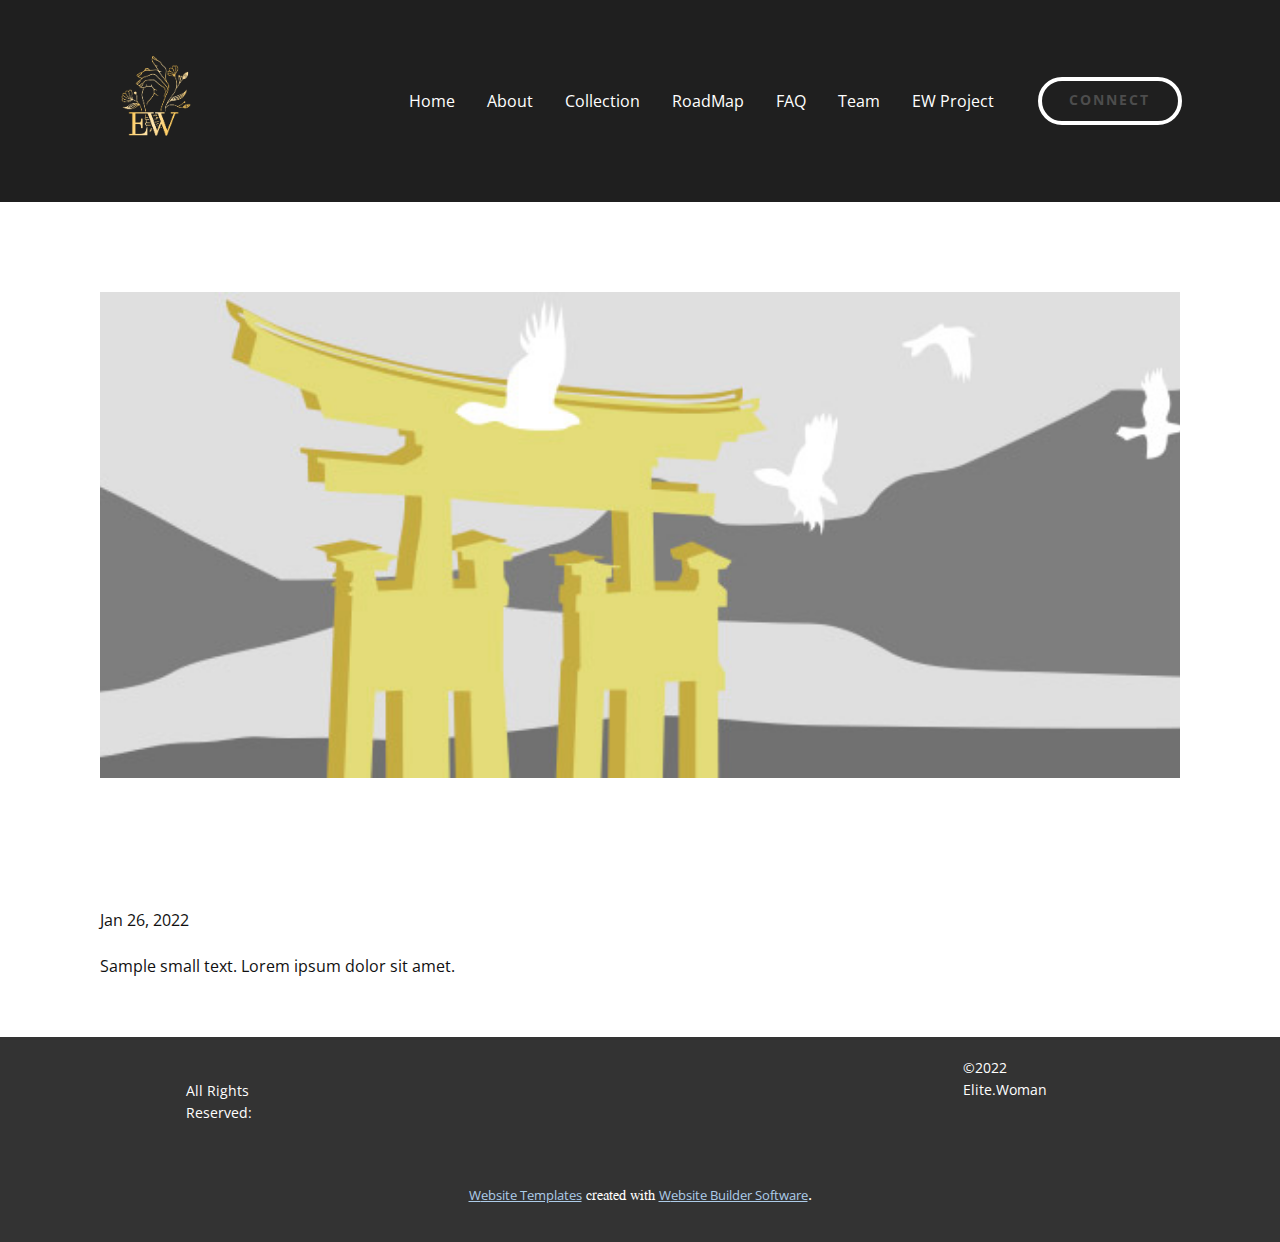
<file: blog/post-5.html>
<!doctype html>
<html style="font-size: 16px;" lang="en"><head>
    <meta name="viewport" content="width=device-width, initial-scale=1.0">
    <meta charset="utf-8">
    <meta name="keywords" content="Post 1 Headline">
    <meta name="description" content="">
    <meta name="page_type" content="np-template-header-footer-from-plugin">
    <title>Post 6 Headline</title>
    <link rel="stylesheet" href="../nicepage.css" media="screen">
<link rel="stylesheet" href="../Post-Template.css" media="screen">
    <script class="u-script" type="text/javascript" src="../jquery.js" defer=""></script>
    <script class="u-script" type="text/javascript" src="../nicepage.js" defer=""></script>
    <meta name="generator" content="Nicepage 4.3.3, nicepage.com">
    <link rel="icon" href="../images/favicon2.png">
    <link id="u-theme-google-font" rel="stylesheet" href="https://fonts.googleapis.com/css?family=Roboto:100,100i,300,300i,400,400i,500,500i,700,700i,900,900i|Open+Sans:300,300i,400,400i,600,600i,700,700i,800,800i">
    <link id="u-page-google-font" rel="stylesheet" href="https://fonts.googleapis.com/css?family=Open+Sans:300,300i,400,400i,600,600i,700,700i,800,800i|Jomolhari:400">
    
    
    <script type="application/ld+json">{
		"@context": "http://schema.org",
		"@type": "Organization",
		"name": "Elite Woman",
		"logo": "images/logo_EWpngcopiar.png"
}</script>
    <meta name="theme-color" content="#478ac9">
  </head>
  <body class="u-body"><header class="u-clearfix u-custom-color-1 u-header u-header" id="sec-18c4"><div class="u-clearfix u-sheet u-sheet-1">
        <a href="https://nicepage.com" class="u-image u-logo u-image-1" data-image-width="1600" data-image-height="1600">
          <img src="../images/logo_EWpngcopiar.png" class="u-logo-image u-logo-image-1">
        </a>
        <a href="../Home.html" data-page-id="1318501" class="u-active-custom-color-1 u-border-4 u-border-active-white u-border-hover-white u-border-white u-btn u-btn-round u-button-style u-custom-color-1 u-hover-custom-color-1 u-radius-50 u-text-active-white u-text-grey-70 u-text-hover-grey-75 u-btn-1">CONNECT</a>
        <nav class="u-menu u-menu-dropdown u-offcanvas u-menu-1" data-position="">
          <div class="menu-collapse u-custom-font u-font-open-sans" style="font-size: 1rem; letter-spacing: 0px;">
            <a class="u-button-style u-custom-left-right-menu-spacing u-custom-padding-bottom u-custom-text-active-color u-custom-text-hover-color u-custom-top-bottom-menu-spacing u-nav-link u-text-active-palette-1-base u-text-hover-palette-2-base" href="#">
              <svg class="u-svg-link" viewBox="0 0 24 24"><use xmlns:xlink="http://www.w3.org/1999/xlink" xlink:href="#menu-hamburger"></use></svg>
              <svg class="u-svg-content" version="1.1" id="menu-hamburger" viewBox="0 0 16 16" x="0px" y="0px" xmlns:xlink="http://www.w3.org/1999/xlink" xmlns="http://www.w3.org/2000/svg"><g><rect y="1" width="16" height="2"></rect><rect y="7" width="16" height="2"></rect><rect y="13" width="16" height="2"></rect>
</g></svg>
            </a>
          </div>
          <div class="u-custom-menu u-nav-container">
            <ul class="u-custom-font u-font-open-sans u-nav u-unstyled u-nav-1"><li class="u-nav-item"><a class="u-button-style u-nav-link u-text-active-custom-color-2 u-text-hover-palette-3-dark-2" href="../Home.html" style="padding: 10px 16px;">Home</a>
</li><li class="u-nav-item"><a class="u-button-style u-nav-link u-text-active-custom-color-2 u-text-hover-palette-3-dark-2" href="../Home.html#carousel_6530" data-page-id="1318501" style="padding: 10px 16px;">About</a>
</li><li class="u-nav-item"><a class="u-button-style u-nav-link u-text-active-custom-color-2 u-text-hover-palette-3-dark-2" href="../Home.html#carousel_2d57" data-page-id="1318501" style="padding: 10px 16px;">Collection</a>
</li><li class="u-nav-item"><a class="u-button-style u-nav-link u-text-active-custom-color-2 u-text-hover-palette-3-dark-2" href="../Home.html#carousel_9b8b" data-page-id="1318501" style="padding: 10px 16px;">RoadMap</a>
</li><li class="u-nav-item"><a class="u-button-style u-nav-link u-text-active-custom-color-2 u-text-hover-palette-3-dark-2" href="../Home.html#carousel_de1f" data-page-id="1318501" style="padding: 10px 16px;">FAQ</a>
</li><li class="u-nav-item"><a class="u-button-style u-nav-link u-text-active-custom-color-2 u-text-hover-palette-3-dark-2" href="../Home.html#carousel_924a" data-page-id="1318501" style="padding: 10px 16px;">Team</a>
</li><li class="u-nav-item"><a class="u-button-style u-nav-link u-text-active-custom-color-2 u-text-hover-palette-3-dark-2" href="../EW-Project.html" style="padding: 10px 16px;">EW Project</a>
</li></ul>
          </div>
          <div class="u-custom-menu u-nav-container-collapse">
            <div class="u-black u-container-style u-inner-container-layout u-opacity u-opacity-95 u-sidenav">
              <div class="u-inner-container-layout u-sidenav-overflow">
                <div class="u-menu-close"></div>
                <ul class="u-align-center u-nav u-popupmenu-items u-unstyled u-nav-2"><li class="u-nav-item"><a class="u-button-style u-nav-link" href="../Home.html" style="padding: 10px 16px;">Home</a>
</li><li class="u-nav-item"><a class="u-button-style u-nav-link" href="../Home.html#carousel_6530" data-page-id="1318501" style="padding: 10px 16px;">About</a>
</li><li class="u-nav-item"><a class="u-button-style u-nav-link" href="../Home.html#carousel_2d57" data-page-id="1318501" style="padding: 10px 16px;">Collection</a>
</li><li class="u-nav-item"><a class="u-button-style u-nav-link" href="../Home.html#carousel_9b8b" data-page-id="1318501" style="padding: 10px 16px;">RoadMap</a>
</li><li class="u-nav-item"><a class="u-button-style u-nav-link" href="../Home.html#carousel_de1f" data-page-id="1318501" style="padding: 10px 16px;">FAQ</a>
</li><li class="u-nav-item"><a class="u-button-style u-nav-link" href="../Home.html#carousel_924a" data-page-id="1318501" style="padding: 10px 16px;">Team</a>
</li><li class="u-nav-item"><a class="u-button-style u-nav-link" href="../EW-Project.html" style="padding: 10px 16px;">EW Project</a>
</li></ul>
              </div>
            </div>
            <div class="u-black u-menu-overlay u-opacity u-opacity-70"></div>
          </div>
        </nav>
      </div></header>
    <section class="u-align-center u-clearfix u-section-1" id="sec-daef">
      <div class="u-clearfix u-sheet u-valign-middle-md u-valign-middle-sm u-valign-middle-xs u-sheet-1"><!--post_details--><!--post_details_options_json--><!--{"source":""}--><!--/post_details_options_json--><!--blog_post-->
        <div class="u-container-style u-expanded-width u-post-details u-post-details-1">
          <div class="u-container-layout u-valign-middle u-container-layout-1"><!--blog_post_image-->
            <img alt="" class="u-blog-control u-expanded-width u-image u-image-default u-image-1" src="[data-uri]"><!--/blog_post_image--><!--blog_post_header-->
            <h2 class="u-blog-control u-text u-text-1">Post 6 Headline</h2><!--/blog_post_header--><!--blog_post_metadata-->
            <div class="u-blog-control u-metadata u-metadata-1"><!--blog_post_metadata_date-->
              <span class="u-meta-date u-meta-icon">Jan 26, 2022</span><!--/blog_post_metadata_date--><!--blog_post_metadata_category-->
              <!--/blog_post_metadata_category--><!--blog_post_metadata_comments-->
              <!--/blog_post_metadata_comments-->
            </div><!--/blog_post_metadata--><!--blog_post_content-->
            <div class="u-align-justify u-blog-control u-post-content u-text u-text-2 fr-view">
  Sample small text. Lorem ipsum dolor sit amet.
  </div><!--/blog_post_content-->
          </div>
        </div><!--/blog_post--><!--/post_details-->
      </div>
    </section>
    
    
    <footer class="u-align-center u-clearfix u-footer u-grey-80 u-footer" id="sec-dc50"><div class="u-clearfix u-sheet u-sheet-1">
        <p class="u-align-right u-small-text u-text u-text-variant u-text-1">©2022 Elite.Woman<br>
        </p>
        <p class="u-align-left u-small-text u-text u-text-variant u-text-2">All Rights Reserved:<br>
        </p>
      </div></footer>
    <section class="u-backlink u-clearfix u-grey-80">
      <a class="u-link" href="https://nicepage.com/website-templates" target="_blank">
        <span>Website Templates</span>
      </a>
      <p class="u-text">
        <span>created with</span>
      </p>
      <a class="u-link" href="" target="_blank">
        <span>Website Builder Software</span>
      </a>. 
    </section>
  
</body></html>
</file>
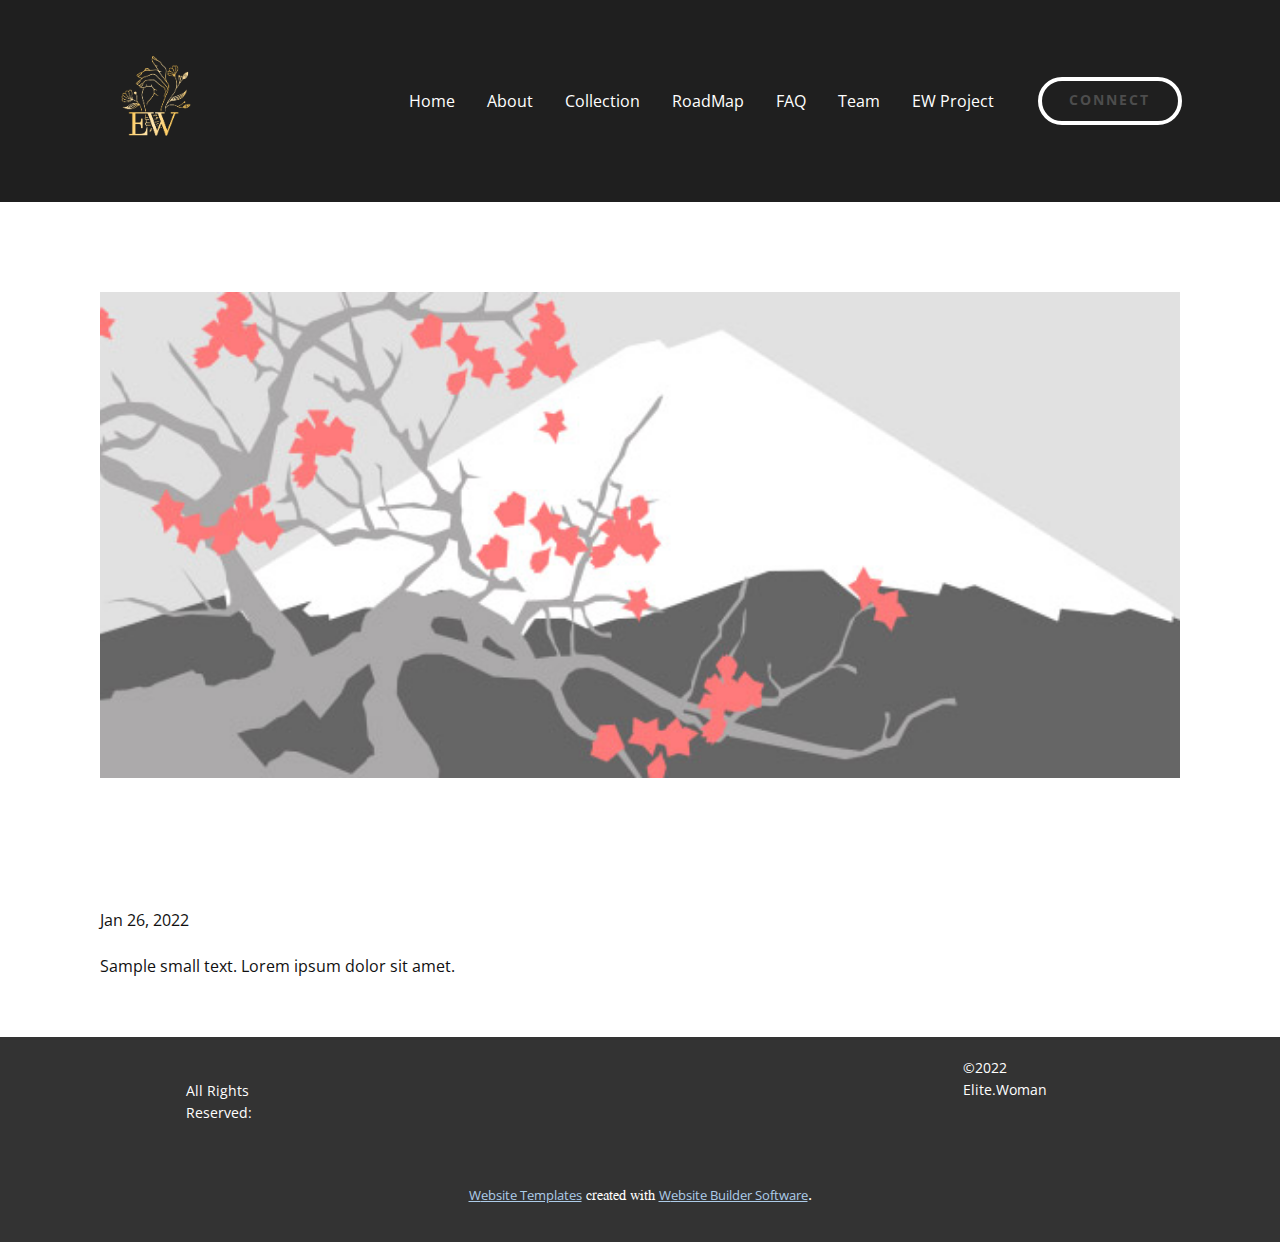
<file: blog/post.html>
<!doctype html>
<html style="font-size: 16px;" lang="en"><head>
    <meta name="viewport" content="width=device-width, initial-scale=1.0">
    <meta charset="utf-8">
    <meta name="keywords" content="Post 1 Headline">
    <meta name="description" content="">
    <meta name="page_type" content="np-template-header-footer-from-plugin">
    <title>Post 1 Headline</title>
    <link rel="stylesheet" href="../nicepage.css" media="screen">
<link rel="stylesheet" href="../Post-Template.css" media="screen">
    <script class="u-script" type="text/javascript" src="../jquery.js" defer=""></script>
    <script class="u-script" type="text/javascript" src="../nicepage.js" defer=""></script>
    <meta name="generator" content="Nicepage 4.3.3, nicepage.com">
    <link rel="icon" href="../images/favicon2.png">
    <link id="u-theme-google-font" rel="stylesheet" href="https://fonts.googleapis.com/css?family=Roboto:100,100i,300,300i,400,400i,500,500i,700,700i,900,900i|Open+Sans:300,300i,400,400i,600,600i,700,700i,800,800i">
    <link id="u-page-google-font" rel="stylesheet" href="https://fonts.googleapis.com/css?family=Open+Sans:300,300i,400,400i,600,600i,700,700i,800,800i|Jomolhari:400">
    
    
    <script type="application/ld+json">{
		"@context": "http://schema.org",
		"@type": "Organization",
		"name": "Elite Woman",
		"logo": "images/logo_EWpngcopiar.png"
}</script>
    <meta name="theme-color" content="#478ac9">
  </head>
  <body class="u-body"><header class="u-clearfix u-custom-color-1 u-header u-header" id="sec-18c4"><div class="u-clearfix u-sheet u-sheet-1">
        <a href="https://nicepage.com" class="u-image u-logo u-image-1" data-image-width="1600" data-image-height="1600">
          <img src="../images/logo_EWpngcopiar.png" class="u-logo-image u-logo-image-1">
        </a>
        <a href="../Home.html" data-page-id="1318501" class="u-active-custom-color-1 u-border-4 u-border-active-white u-border-hover-white u-border-white u-btn u-btn-round u-button-style u-custom-color-1 u-hover-custom-color-1 u-radius-50 u-text-active-white u-text-grey-70 u-text-hover-grey-75 u-btn-1">CONNECT</a>
        <nav class="u-menu u-menu-dropdown u-offcanvas u-menu-1" data-position="">
          <div class="menu-collapse u-custom-font u-font-open-sans" style="font-size: 1rem; letter-spacing: 0px;">
            <a class="u-button-style u-custom-left-right-menu-spacing u-custom-padding-bottom u-custom-text-active-color u-custom-text-hover-color u-custom-top-bottom-menu-spacing u-nav-link u-text-active-palette-1-base u-text-hover-palette-2-base" href="#">
              <svg class="u-svg-link" viewBox="0 0 24 24"><use xmlns:xlink="http://www.w3.org/1999/xlink" xlink:href="#menu-hamburger"></use></svg>
              <svg class="u-svg-content" version="1.1" id="menu-hamburger" viewBox="0 0 16 16" x="0px" y="0px" xmlns:xlink="http://www.w3.org/1999/xlink" xmlns="http://www.w3.org/2000/svg"><g><rect y="1" width="16" height="2"></rect><rect y="7" width="16" height="2"></rect><rect y="13" width="16" height="2"></rect>
</g></svg>
            </a>
          </div>
          <div class="u-custom-menu u-nav-container">
            <ul class="u-custom-font u-font-open-sans u-nav u-unstyled u-nav-1"><li class="u-nav-item"><a class="u-button-style u-nav-link u-text-active-custom-color-2 u-text-hover-palette-3-dark-2" href="../Home.html" style="padding: 10px 16px;">Home</a>
</li><li class="u-nav-item"><a class="u-button-style u-nav-link u-text-active-custom-color-2 u-text-hover-palette-3-dark-2" href="../Home.html#carousel_6530" data-page-id="1318501" style="padding: 10px 16px;">About</a>
</li><li class="u-nav-item"><a class="u-button-style u-nav-link u-text-active-custom-color-2 u-text-hover-palette-3-dark-2" href="../Home.html#carousel_2d57" data-page-id="1318501" style="padding: 10px 16px;">Collection</a>
</li><li class="u-nav-item"><a class="u-button-style u-nav-link u-text-active-custom-color-2 u-text-hover-palette-3-dark-2" href="../Home.html#carousel_9b8b" data-page-id="1318501" style="padding: 10px 16px;">RoadMap</a>
</li><li class="u-nav-item"><a class="u-button-style u-nav-link u-text-active-custom-color-2 u-text-hover-palette-3-dark-2" href="../Home.html#carousel_de1f" data-page-id="1318501" style="padding: 10px 16px;">FAQ</a>
</li><li class="u-nav-item"><a class="u-button-style u-nav-link u-text-active-custom-color-2 u-text-hover-palette-3-dark-2" href="../Home.html#carousel_924a" data-page-id="1318501" style="padding: 10px 16px;">Team</a>
</li><li class="u-nav-item"><a class="u-button-style u-nav-link u-text-active-custom-color-2 u-text-hover-palette-3-dark-2" href="../EW-Project.html" style="padding: 10px 16px;">EW Project</a>
</li></ul>
          </div>
          <div class="u-custom-menu u-nav-container-collapse">
            <div class="u-black u-container-style u-inner-container-layout u-opacity u-opacity-95 u-sidenav">
              <div class="u-inner-container-layout u-sidenav-overflow">
                <div class="u-menu-close"></div>
                <ul class="u-align-center u-nav u-popupmenu-items u-unstyled u-nav-2"><li class="u-nav-item"><a class="u-button-style u-nav-link" href="../Home.html" style="padding: 10px 16px;">Home</a>
</li><li class="u-nav-item"><a class="u-button-style u-nav-link" href="../Home.html#carousel_6530" data-page-id="1318501" style="padding: 10px 16px;">About</a>
</li><li class="u-nav-item"><a class="u-button-style u-nav-link" href="../Home.html#carousel_2d57" data-page-id="1318501" style="padding: 10px 16px;">Collection</a>
</li><li class="u-nav-item"><a class="u-button-style u-nav-link" href="../Home.html#carousel_9b8b" data-page-id="1318501" style="padding: 10px 16px;">RoadMap</a>
</li><li class="u-nav-item"><a class="u-button-style u-nav-link" href="../Home.html#carousel_de1f" data-page-id="1318501" style="padding: 10px 16px;">FAQ</a>
</li><li class="u-nav-item"><a class="u-button-style u-nav-link" href="../Home.html#carousel_924a" data-page-id="1318501" style="padding: 10px 16px;">Team</a>
</li><li class="u-nav-item"><a class="u-button-style u-nav-link" href="../EW-Project.html" style="padding: 10px 16px;">EW Project</a>
</li></ul>
              </div>
            </div>
            <div class="u-black u-menu-overlay u-opacity u-opacity-70"></div>
          </div>
        </nav>
      </div></header>
    <section class="u-align-center u-clearfix u-section-1" id="sec-daef">
      <div class="u-clearfix u-sheet u-valign-middle-md u-valign-middle-sm u-valign-middle-xs u-sheet-1"><!--post_details--><!--post_details_options_json--><!--{"source":""}--><!--/post_details_options_json--><!--blog_post-->
        <div class="u-container-style u-expanded-width u-post-details u-post-details-1">
          <div class="u-container-layout u-valign-middle u-container-layout-1"><!--blog_post_image-->
            <img alt="" class="u-blog-control u-expanded-width u-image u-image-default u-image-1" src="[data-uri]"><!--/blog_post_image--><!--blog_post_header-->
            <h2 class="u-blog-control u-text u-text-1">Post 1 Headline</h2><!--/blog_post_header--><!--blog_post_metadata-->
            <div class="u-blog-control u-metadata u-metadata-1"><!--blog_post_metadata_date-->
              <span class="u-meta-date u-meta-icon">Jan 26, 2022</span><!--/blog_post_metadata_date--><!--blog_post_metadata_category-->
              <!--/blog_post_metadata_category--><!--blog_post_metadata_comments-->
              <!--/blog_post_metadata_comments-->
            </div><!--/blog_post_metadata--><!--blog_post_content-->
            <div class="u-align-justify u-blog-control u-post-content u-text u-text-2 fr-view">
  Sample small text. Lorem ipsum dolor sit amet.
  </div><!--/blog_post_content-->
          </div>
        </div><!--/blog_post--><!--/post_details-->
      </div>
    </section>
    
    
    <footer class="u-align-center u-clearfix u-footer u-grey-80 u-footer" id="sec-dc50"><div class="u-clearfix u-sheet u-sheet-1">
        <p class="u-align-right u-small-text u-text u-text-variant u-text-1">©2022 Elite.Woman<br>
        </p>
        <p class="u-align-left u-small-text u-text u-text-variant u-text-2">All Rights Reserved:<br>
        </p>
      </div></footer>
    <section class="u-backlink u-clearfix u-grey-80">
      <a class="u-link" href="https://nicepage.com/website-templates" target="_blank">
        <span>Website Templates</span>
      </a>
      <p class="u-text">
        <span>created with</span>
      </p>
      <a class="u-link" href="" target="_blank">
        <span>Website Builder Software</span>
      </a>. 
    </section>
  
</body></html>
</file>
